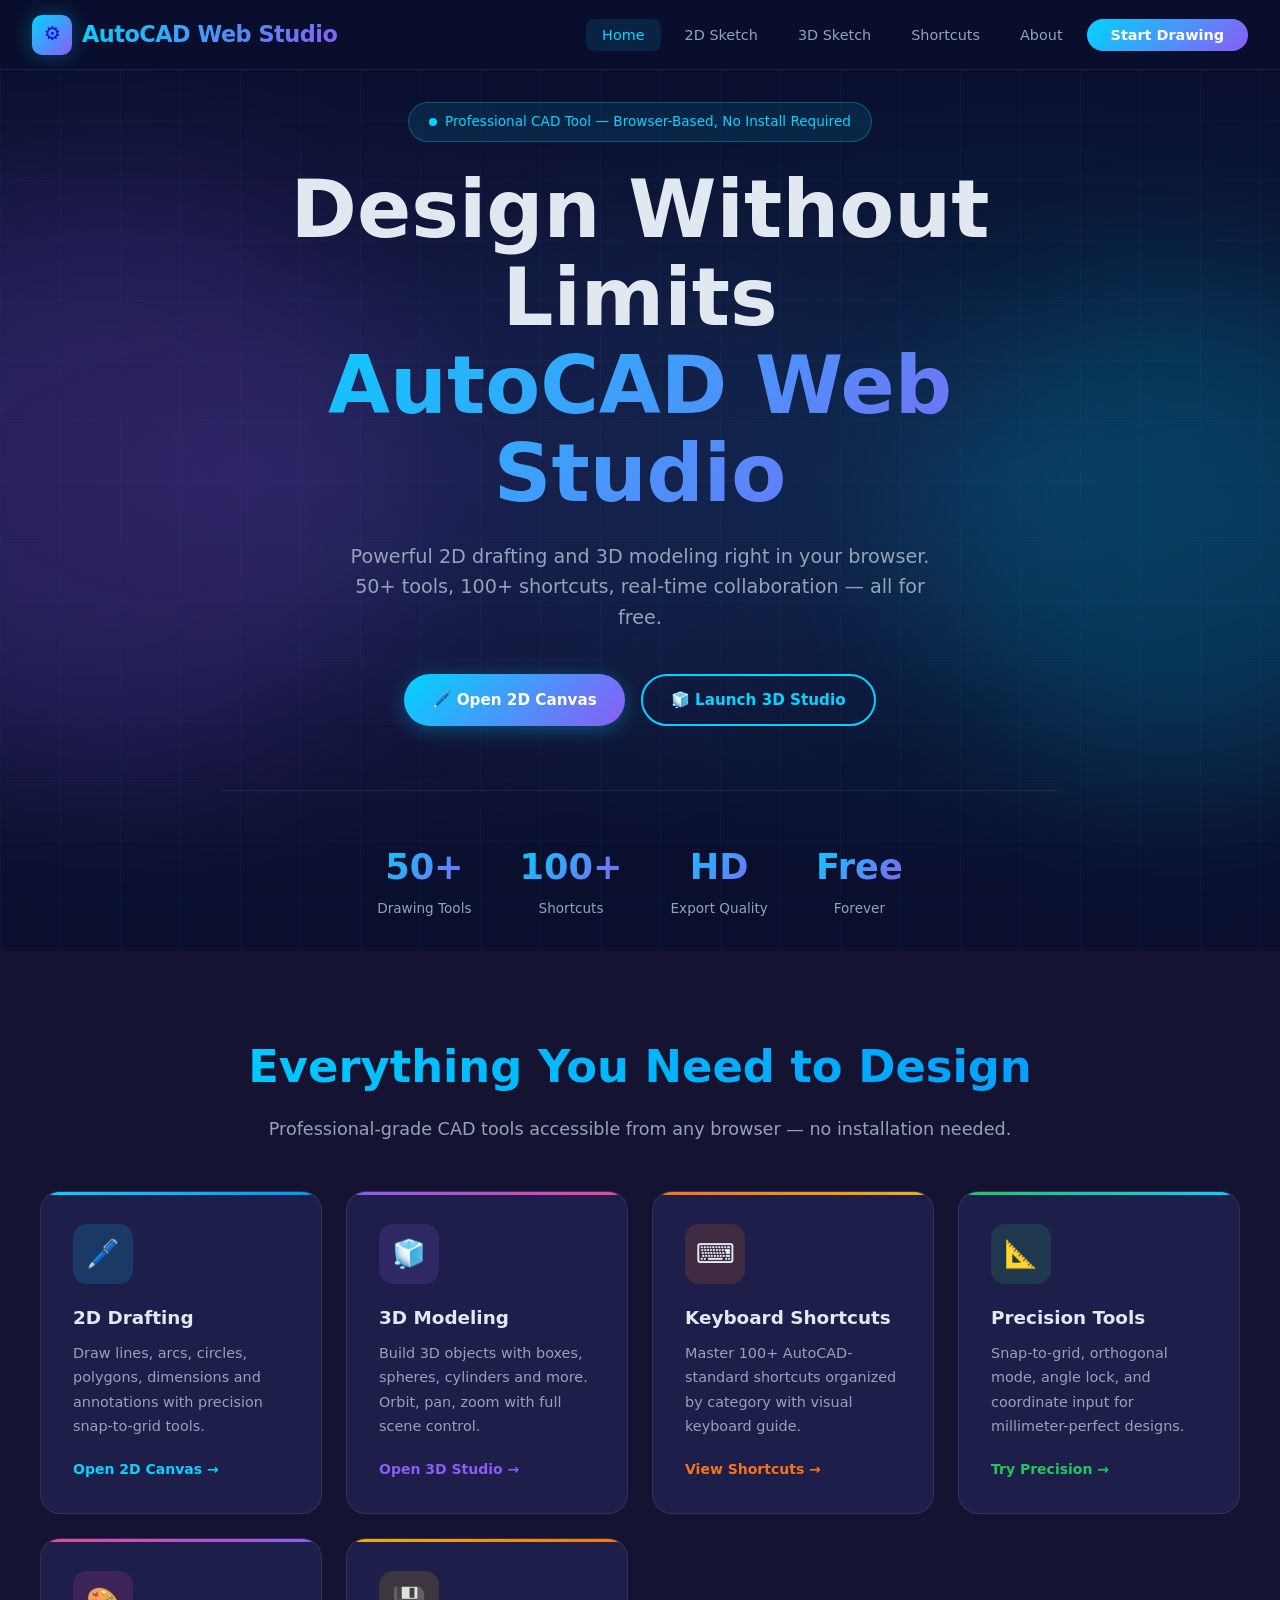
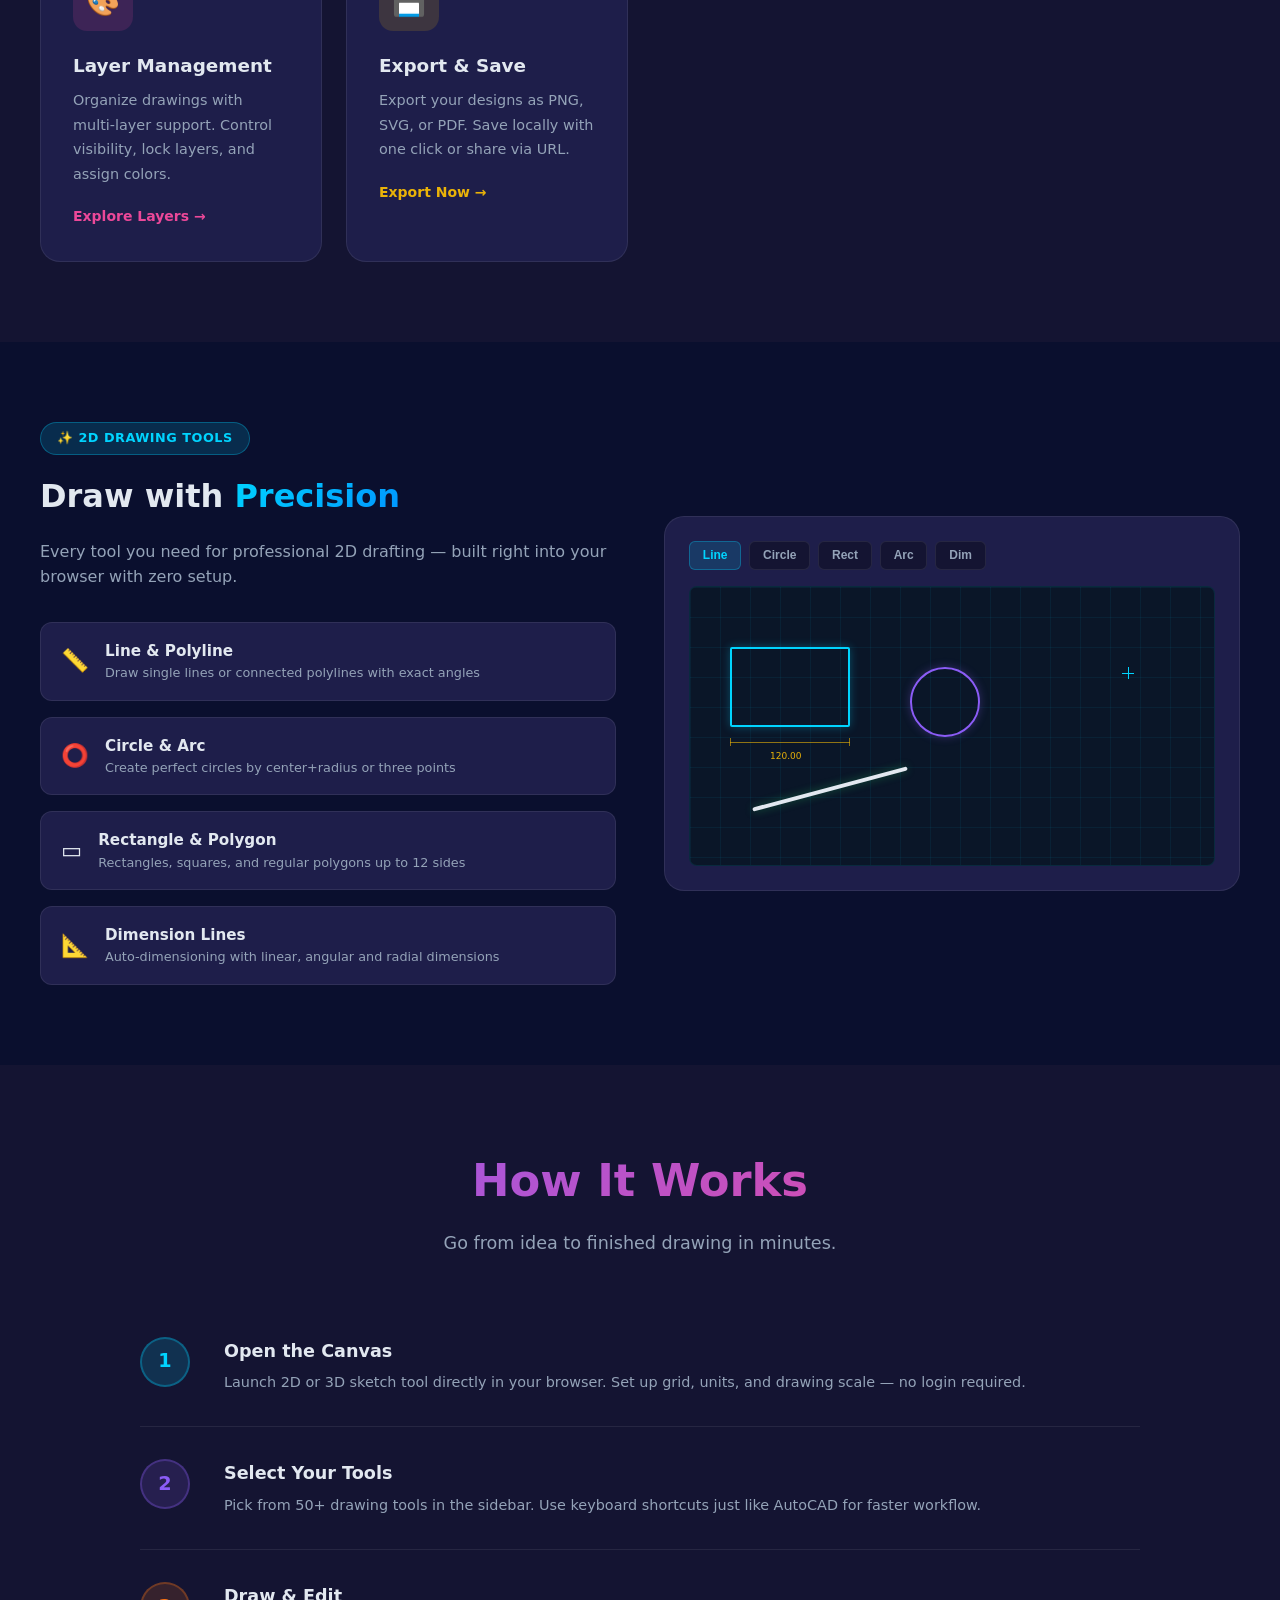
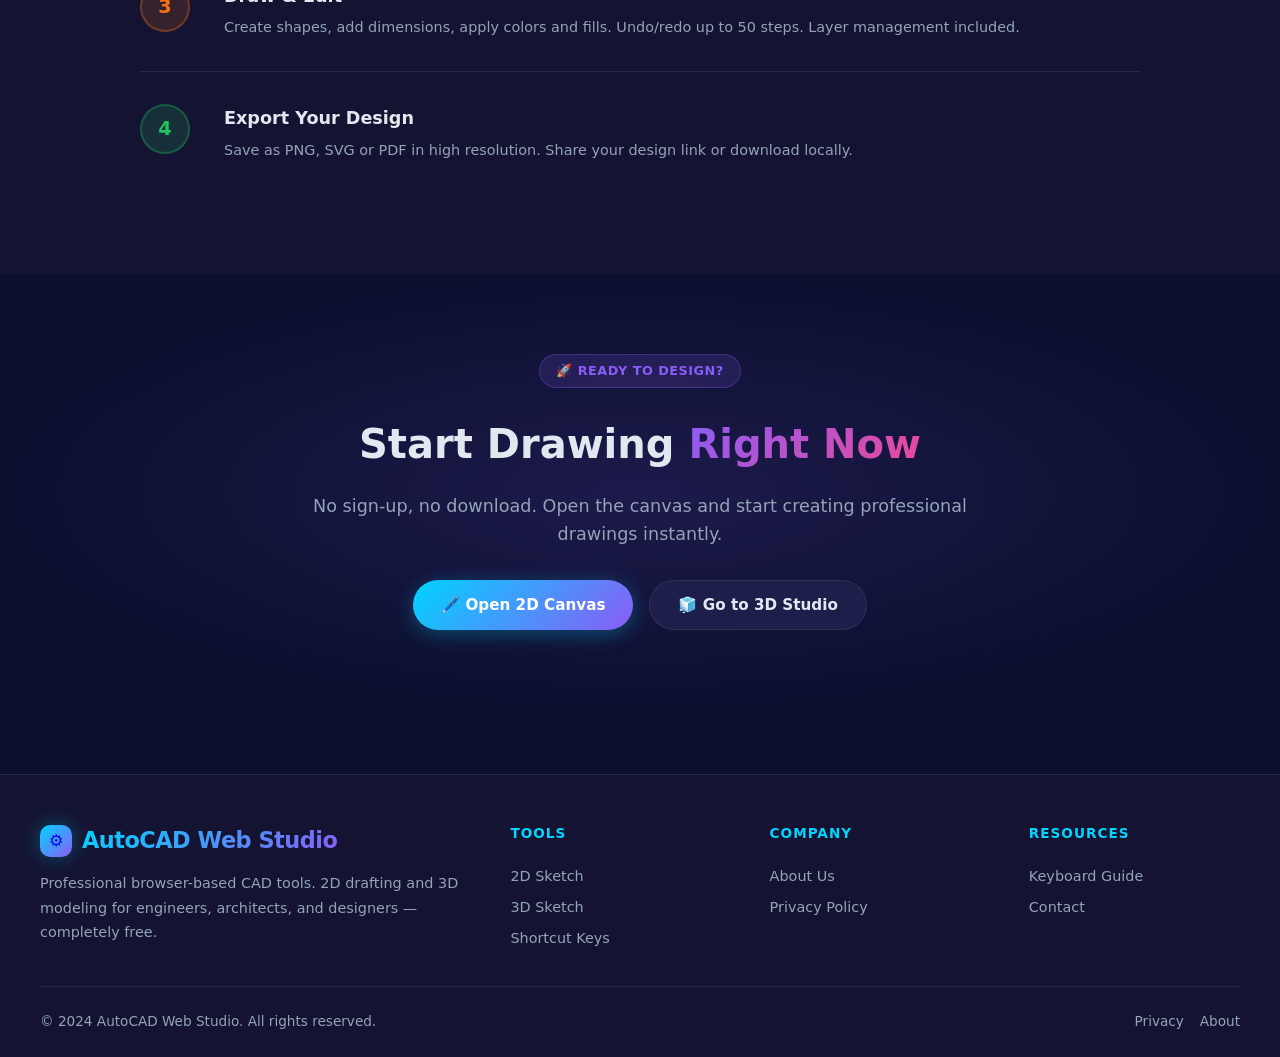
<file: index.html>
<!DOCTYPE html>
<html lang="en">
<head>
<meta charset="UTF-8">
<meta name="viewport" content="width=device-width, initial-scale=1.0">
<title>AutoCAD Web Studio — Professional Design Platform</title>
<link rel="stylesheet" href="styles.css">
<style>
/* ===== HERO ===== */
.hero {
  min-height: 100vh;
  display: flex;
  align-items: center;
  justify-content: center;
  position: relative;
  overflow: hidden;
  background: radial-gradient(ellipse at 20% 50%, rgba(139,92,246,0.15) 0%, transparent 60%),
              radial-gradient(ellipse at 80% 50%, rgba(0,212,255,0.12) 0%, transparent 60%),
              var(--bg-primary);
}
.hero-content {
  text-align: center;
  z-index: 2;
  max-width: 900px;
  padding: 2rem;
}
.hero-badge {
  display: inline-flex;
  align-items: center;
  gap: 8px;
  background: rgba(0,212,255,0.1);
  border: 1px solid rgba(0,212,255,0.3);
  border-radius: 50px;
  padding: 0.5rem 1.25rem;
  font-size: 0.85rem;
  color: var(--cyan);
  margin-bottom: 1.5rem;
  animation: fadeInUp 0.6s ease;
}
.hero-badge .dot { width: 8px; height: 8px; background: var(--cyan); border-radius: 50%; animation: pulse-glow 2s infinite; }
.hero-title {
  font-size: clamp(2.5rem, 7vw, 5rem);
  font-weight: 900;
  line-height: 1.1;
  margin-bottom: 1.5rem;
  animation: fadeInUp 0.6s 0.1s ease both;
}
.hero-title .line1 { display: block; color: var(--text); }
.hero-title .line2 {
  display: block;
  background: linear-gradient(135deg, var(--cyan) 0%, var(--purple) 50%, var(--pink) 100%);
  background-size: 200% 200%;
  -webkit-background-clip: text;
  -webkit-text-fill-color: transparent;
  animation: gradient-shift 4s ease infinite, fadeInUp 0.6s 0.1s ease both;
}
.hero-desc {
  font-size: 1.2rem;
  color: var(--text-muted);
  max-width: 600px;
  margin: 0 auto 2.5rem;
  animation: fadeInUp 0.6s 0.2s ease both;
}
.hero-actions {
  display: flex;
  gap: 1rem;
  justify-content: center;
  flex-wrap: wrap;
  animation: fadeInUp 0.6s 0.3s ease both;
}
.hero-stats {
  display: flex;
  gap: 3rem;
  justify-content: center;
  margin-top: 4rem;
  padding-top: 3rem;
  border-top: 1px solid var(--border);
  animation: fadeInUp 0.6s 0.4s ease both;
}
.stat-item { text-align: center; }
.stat-number {
  font-size: 2.2rem;
  font-weight: 900;
  background: linear-gradient(135deg, var(--cyan), var(--purple));
  -webkit-background-clip: text; -webkit-text-fill-color: transparent;
}
.stat-label { font-size: 0.85rem; color: var(--text-muted); margin-top: 2px; }

/* Grid bg */
.hero-grid {
  position: absolute;
  inset: 0;
  background-image:
    linear-gradient(rgba(0,212,255,0.04) 1px, transparent 1px),
    linear-gradient(90deg, rgba(0,212,255,0.04) 1px, transparent 1px);
  background-size: 60px 60px;
  pointer-events: none;
}

/* ===== FEATURE CARDS ===== */
.features-section { background: var(--bg-secondary); padding: 5rem 2rem; }
.features-inner { max-width: 1200px; margin: 0 auto; }
.feature-card {
  background: var(--bg-card);
  border: 1px solid var(--border);
  border-radius: var(--radius-lg);
  padding: 2rem;
  transition: all 0.3s;
  position: relative;
  overflow: hidden;
}
.feature-card::before {
  content: '';
  position: absolute;
  top: 0; left: 0; right: 0;
  height: 3px;
  border-radius: var(--radius-lg) var(--radius-lg) 0 0;
}
.feature-card.cyan::before { background: linear-gradient(90deg, var(--cyan), #0095ff); }
.feature-card.purple::before { background: linear-gradient(90deg, var(--purple), var(--pink)); }
.feature-card.orange::before { background: linear-gradient(90deg, var(--orange), var(--yellow)); }
.feature-card.green::before { background: linear-gradient(90deg, var(--green), var(--cyan)); }
.feature-card.pink::before { background: linear-gradient(90deg, var(--pink), var(--purple)); }
.feature-card.yellow::before { background: linear-gradient(90deg, var(--yellow), var(--orange)); }

.feature-card:hover {
  transform: translateY(-6px);
  box-shadow: 0 20px 50px rgba(0,0,0,0.4);
}
.feature-icon {
  width: 60px; height: 60px;
  border-radius: 14px;
  display: flex; align-items: center; justify-content: center;
  font-size: 1.7rem;
  margin-bottom: 1.2rem;
}
.icon-cyan { background: rgba(0,212,255,0.15); }
.icon-purple { background: rgba(139,92,246,0.15); }
.icon-orange { background: rgba(249,115,22,0.15); }
.icon-green { background: rgba(34,197,94,0.15); }
.icon-pink { background: rgba(236,72,153,0.15); }
.icon-yellow { background: rgba(234,179,8,0.15); }

.feature-card h3 { font-size: 1.15rem; font-weight: 700; margin-bottom: 0.5rem; }
.feature-card p { font-size: 0.9rem; color: var(--text-muted); line-height: 1.7; }
.feature-link {
  display: inline-flex;
  align-items: center;
  gap: 6px;
  margin-top: 1.2rem;
  font-size: 0.875rem;
  font-weight: 600;
  text-decoration: none;
  transition: gap 0.2s;
}
.feature-link:hover { gap: 10px; }
.feature-link.cyan { color: var(--cyan); }
.feature-link.purple { color: var(--purple); }
.feature-link.orange { color: var(--orange); }
.feature-link.green { color: var(--green); }
.feature-link.pink { color: var(--pink); }
.feature-link.yellow { color: var(--yellow); }

/* ===== TOOLS SHOWCASE ===== */
.tools-section { padding: 5rem 2rem; }
.tools-inner { max-width: 1200px; margin: 0 auto; }
.tools-grid {
  display: grid;
  grid-template-columns: 1fr 1fr;
  gap: 3rem;
  align-items: center;
}
.tools-preview {
  background: var(--bg-card);
  border: 1px solid var(--border);
  border-radius: var(--radius-lg);
  padding: 1.5rem;
  position: relative;
  overflow: hidden;
}
.preview-toolbar {
  display: flex;
  gap: 0.5rem;
  margin-bottom: 1rem;
}
.toolbar-btn {
  padding: 0.4rem 0.8rem;
  border-radius: 6px;
  font-size: 0.75rem;
  font-weight: 600;
  cursor: pointer;
  border: 1px solid var(--border);
  background: var(--bg-secondary);
  color: var(--text-muted);
  transition: all 0.2s;
}
.toolbar-btn.active, .toolbar-btn:hover { background: rgba(0,212,255,0.15); color: var(--cyan); border-color: rgba(0,212,255,0.3); }
.preview-canvas {
  background: #0a1628;
  border-radius: 8px;
  height: 280px;
  position: relative;
  overflow: hidden;
  border: 1px solid rgba(0,212,255,0.1);
}
.canvas-grid {
  position: absolute; inset: 0;
  background-image:
    linear-gradient(rgba(0,212,255,0.06) 1px, transparent 1px),
    linear-gradient(90deg, rgba(0,212,255,0.06) 1px, transparent 1px);
  background-size: 30px 30px;
}
.canvas-shape {
  position: absolute;
  border: 2px solid;
  border-radius: 2px;
}
.shape-rect { width: 120px; height: 80px; top: 60px; left: 40px; border-color: var(--cyan); box-shadow: 0 0 10px rgba(0,212,255,0.3); }
.shape-circle { width: 70px; height: 70px; border-radius: 50%; top: 80px; left: 220px; border-color: var(--purple); box-shadow: 0 0 10px rgba(139,92,246,0.3); }
.shape-triangle {
  width: 0; height: 0;
  border: none;
  border-left: 50px solid transparent;
  border-right: 50px solid transparent;
  border-bottom: 86px solid rgba(249,115,22,0.4);
  top: 140px; left: 120px;
  box-shadow: none;
}
.shape-line { width: 160px; height: 2px; background: var(--green); top: 200px; left: 60px; box-shadow: 0 0 8px rgba(34,197,94,0.4); transform: rotate(-15deg); }
.dimension-line {
  position: absolute;
  width: 120px; height: 1px;
  background: rgba(234,179,8,0.6);
  top: 155px; left: 40px;
}
.dimension-line::before, .dimension-line::after {
  content: ''; position: absolute;
  width: 1px; height: 8px;
  background: rgba(234,179,8,0.6);
  top: -4px;
}
.dimension-line::before { left: 0; }
.dimension-line::after { right: 0; }
.dim-label {
  position: absolute;
  font-size: 9px;
  color: var(--yellow);
  top: 162px; left: 80px;
}
.cursor-dot {
  position: absolute;
  width: 12px; height: 12px;
  top: 80px; right: 80px;
  pointer-events: none;
}
.cursor-dot::before, .cursor-dot::after {
  content: '';
  position: absolute;
  background: var(--cyan);
}
.cursor-dot::before { width: 12px; height: 1px; top: 6px; left: 0; }
.cursor-dot::after { width: 1px; height: 12px; top: 0; left: 6px; }

.tools-list { list-style: none; display: flex; flex-direction: column; gap: 1rem; }
.tools-list li {
  display: flex;
  align-items: center;
  gap: 1rem;
  padding: 1rem 1.25rem;
  background: var(--bg-card);
  border: 1px solid var(--border);
  border-radius: var(--radius);
  transition: all 0.2s;
}
.tools-list li:hover { border-color: rgba(0,212,255,0.3); background: var(--bg-card-hover); }
.tool-icon-sm { font-size: 1.4rem; }
.tool-info h4 { font-size: 0.95rem; font-weight: 600; }
.tool-info p { font-size: 0.8rem; color: var(--text-muted); }

/* ===== WORKFLOW ===== */
.workflow-section { background: var(--bg-secondary); padding: 5rem 2rem; }
.workflow-inner { max-width: 1000px; margin: 0 auto; }
.workflow-steps { display: flex; flex-direction: column; gap: 0; }
.workflow-step {
  display: grid;
  grid-template-columns: 60px 1fr;
  gap: 1.5rem;
  padding: 2rem 0;
  border-bottom: 1px solid var(--border);
}
.workflow-step:last-child { border-bottom: none; }
.step-number {
  width: 50px; height: 50px;
  border-radius: 50%;
  display: flex; align-items: center; justify-content: center;
  font-size: 1.2rem;
  font-weight: 900;
  flex-shrink: 0;
}
.step-1 { background: rgba(0,212,255,0.15); color: var(--cyan); border: 2px solid rgba(0,212,255,0.3); }
.step-2 { background: rgba(139,92,246,0.15); color: var(--purple); border: 2px solid rgba(139,92,246,0.3); }
.step-3 { background: rgba(249,115,22,0.15); color: var(--orange); border: 2px solid rgba(249,115,22,0.3); }
.step-4 { background: rgba(34,197,94,0.15); color: var(--green); border: 2px solid rgba(34,197,94,0.3); }
.step-content h3 { font-size: 1.1rem; font-weight: 700; margin-bottom: 0.4rem; }
.step-content p { color: var(--text-muted); font-size: 0.9rem; }

/* ===== CTA ===== */
.cta-section {
  padding: 5rem 2rem;
  text-align: center;
  position: relative;
  overflow: hidden;
}
.cta-bg {
  position: absolute; inset: 0;
  background: radial-gradient(ellipse at center, rgba(139,92,246,0.15) 0%, transparent 70%);
}
.cta-inner { position: relative; z-index: 1; max-width: 700px; margin: 0 auto; }
.cta-inner h2 { font-size: clamp(1.8rem, 4vw, 2.5rem); font-weight: 800; margin-bottom: 1rem; }
.cta-inner p { color: var(--text-muted); font-size: 1.1rem; margin-bottom: 2rem; }
.cta-actions { display: flex; gap: 1rem; justify-content: center; flex-wrap: wrap; }

@media (max-width: 768px) {
  .tools-grid { grid-template-columns: 1fr; }
  .hero-stats { gap: 1.5rem; }
  .stat-number { font-size: 1.6rem; }
  .workflow-step { grid-template-columns: 50px 1fr; }
}
</style>
</head>
<body>

<!-- NAVBAR -->
<nav class="navbar">
  <a href="index.html" class="nav-logo">
    <div class="logo-icon">⚙️</div>
    <span>AutoCAD Web Studio</span>
  </a>
  <ul class="nav-links">
    <li><a href="index.html" class="active">Home</a></li>
    <li><a href="sketch2d.html">2D Sketch</a></li>
    <li><a href="sketch3d.html">3D Sketch</a></li>
    <li><a href="shortcuts.html">Shortcuts</a></li>
    <li><a href="about.html">About</a></li>
    <li><a href="sketch2d.html" class="nav-cta">Start Drawing</a></li>
  </ul>
</nav>

<!-- HERO -->
<section class="hero page-content">
  <div class="hero-grid"></div>
  <div class="glow-orb" style="width:600px;height:600px;left:-200px;top:50%;transform:translateY(-50%);background:var(--purple);"></div>
  <div class="glow-orb" style="width:500px;height:500px;right:-150px;top:30%;background:var(--cyan);"></div>

  <div class="hero-content">
    <div class="hero-badge">
      <span class="dot"></span>
      Professional CAD Tool — Browser-Based, No Install Required
    </div>
    <h1 class="hero-title">
      <span class="line1">Design Without Limits</span>
      <span class="line2">AutoCAD Web Studio</span>
    </h1>
    <p class="hero-desc">
      Powerful 2D drafting and 3D modeling right in your browser. 50+ tools, 100+ shortcuts, real-time collaboration — all for free.
    </p>
    <div class="hero-actions">
      <a href="sketch2d.html" class="btn btn-primary">🖊️ Open 2D Canvas</a>
      <a href="sketch3d.html" class="btn btn-outline">🧊 Launch 3D Studio</a>
    </div>
    <div class="hero-stats">
      <div class="stat-item">
        <div class="stat-number">50+</div>
        <div class="stat-label">Drawing Tools</div>
      </div>
      <div class="stat-item">
        <div class="stat-number">100+</div>
        <div class="stat-label">Shortcuts</div>
      </div>
      <div class="stat-item">
        <div class="stat-number">HD</div>
        <div class="stat-label">Export Quality</div>
      </div>
      <div class="stat-item">
        <div class="stat-number">Free</div>
        <div class="stat-label">Forever</div>
      </div>
    </div>
  </div>
</section>

<!-- FEATURES -->
<section class="features-section">
  <div class="features-inner">
    <div class="section-title gradient-cyan">Everything You Need to Design</div>
    <p class="section-subtitle">Professional-grade CAD tools accessible from any browser — no installation needed.</p>
    <div class="grid-3" style="margin-top:2.5rem;">

      <div class="feature-card cyan">
        <div class="feature-icon icon-cyan">🖊️</div>
        <h3>2D Drafting</h3>
        <p>Draw lines, arcs, circles, polygons, dimensions and annotations with precision snap-to-grid tools.</p>
        <a href="sketch2d.html" class="feature-link cyan">Open 2D Canvas →</a>
      </div>

      <div class="feature-card purple">
        <div class="feature-icon icon-purple">🧊</div>
        <h3>3D Modeling</h3>
        <p>Build 3D objects with boxes, spheres, cylinders and more. Orbit, pan, zoom with full scene control.</p>
        <a href="sketch3d.html" class="feature-link purple">Open 3D Studio →</a>
      </div>

      <div class="feature-card orange">
        <div class="feature-icon icon-orange">⌨️</div>
        <h3>Keyboard Shortcuts</h3>
        <p>Master 100+ AutoCAD-standard shortcuts organized by category with visual keyboard guide.</p>
        <a href="shortcuts.html" class="feature-link orange">View Shortcuts →</a>
      </div>

      <div class="feature-card green">
        <div class="feature-icon icon-green">📐</div>
        <h3>Precision Tools</h3>
        <p>Snap-to-grid, orthogonal mode, angle lock, and coordinate input for millimeter-perfect designs.</p>
        <a href="sketch2d.html" class="feature-link green">Try Precision →</a>
      </div>

      <div class="feature-card pink">
        <div class="feature-icon icon-pink">🎨</div>
        <h3>Layer Management</h3>
        <p>Organize drawings with multi-layer support. Control visibility, lock layers, and assign colors.</p>
        <a href="sketch2d.html" class="feature-link pink">Explore Layers →</a>
      </div>

      <div class="feature-card yellow">
        <div class="feature-icon icon-yellow">💾</div>
        <h3>Export & Save</h3>
        <p>Export your designs as PNG, SVG, or PDF. Save locally with one click or share via URL.</p>
        <a href="sketch2d.html" class="feature-link yellow">Export Now →</a>
      </div>

    </div>
  </div>
</section>

<!-- TOOLS SHOWCASE -->
<section class="tools-section">
  <div class="tools-inner">
    <div class="tools-grid">
      <div>
        <div class="badge badge-cyan" style="margin-bottom:1rem;">✨ 2D Drawing Tools</div>
        <h2 style="font-size:2rem;font-weight:800;margin-bottom:1rem;">Draw with <span class="gradient-cyan">Precision</span></h2>
        <p style="color:var(--text-muted);margin-bottom:2rem;">Every tool you need for professional 2D drafting — built right into your browser with zero setup.</p>
        <ul class="tools-list">
          <li><span class="tool-icon-sm">📏</span><div class="tool-info"><h4>Line & Polyline</h4><p>Draw single lines or connected polylines with exact angles</p></div></li>
          <li><span class="tool-icon-sm">⭕</span><div class="tool-info"><h4>Circle & Arc</h4><p>Create perfect circles by center+radius or three points</p></div></li>
          <li><span class="tool-icon-sm">▭</span><div class="tool-info"><h4>Rectangle & Polygon</h4><p>Rectangles, squares, and regular polygons up to 12 sides</p></div></li>
          <li><span class="tool-icon-sm">📐</span><div class="tool-info"><h4>Dimension Lines</h4><p>Auto-dimensioning with linear, angular and radial dimensions</p></div></li>
        </ul>
      </div>
      <div>
        <div class="tools-preview">
          <div class="preview-toolbar">
            <button class="toolbar-btn active">Line</button>
            <button class="toolbar-btn">Circle</button>
            <button class="toolbar-btn">Rect</button>
            <button class="toolbar-btn">Arc</button>
            <button class="toolbar-btn">Dim</button>
          </div>
          <div class="preview-canvas">
            <div class="canvas-grid"></div>
            <div class="canvas-shape shape-rect"></div>
            <div class="canvas-shape shape-circle"></div>
            <div class="canvas-shape shape-line"></div>
            <div class="dimension-line"></div>
            <div class="dim-label">120.00</div>
            <div class="cursor-dot"></div>
          </div>
        </div>
      </div>
    </div>
  </div>
</section>

<!-- WORKFLOW -->
<section class="workflow-section">
  <div class="workflow-inner">
    <div class="section-title gradient-purple">How It Works</div>
    <p class="section-subtitle">Go from idea to finished drawing in minutes.</p>
    <div class="workflow-steps">
      <div class="workflow-step">
        <div class="step-number step-1">1</div>
        <div class="step-content">
          <h3>Open the Canvas</h3>
          <p>Launch 2D or 3D sketch tool directly in your browser. Set up grid, units, and drawing scale — no login required.</p>
        </div>
      </div>
      <div class="workflow-step">
        <div class="step-number step-2">2</div>
        <div class="step-content">
          <h3>Select Your Tools</h3>
          <p>Pick from 50+ drawing tools in the sidebar. Use keyboard shortcuts just like AutoCAD for faster workflow.</p>
        </div>
      </div>
      <div class="workflow-step">
        <div class="step-number step-3">3</div>
        <div class="step-content">
          <h3>Draw & Edit</h3>
          <p>Create shapes, add dimensions, apply colors and fills. Undo/redo up to 50 steps. Layer management included.</p>
        </div>
      </div>
      <div class="workflow-step">
        <div class="step-number step-4">4</div>
        <div class="step-content">
          <h3>Export Your Design</h3>
          <p>Save as PNG, SVG or PDF in high resolution. Share your design link or download locally.</p>
        </div>
      </div>
    </div>
  </div>
</section>

<!-- CTA -->
<section class="cta-section">
  <div class="cta-bg"></div>
  <div class="cta-inner">
    <div class="badge badge-purple" style="margin-bottom:1.5rem;">🚀 Ready to Design?</div>
    <h2>Start Drawing <span class="gradient-purple">Right Now</span></h2>
    <p>No sign-up, no download. Open the canvas and start creating professional drawings instantly.</p>
    <div class="cta-actions">
      <a href="sketch2d.html" class="btn btn-primary">🖊️ Open 2D Canvas</a>
      <a href="sketch3d.html" class="btn btn-secondary">🧊 Go to 3D Studio</a>
    </div>
  </div>
</section>

<!-- FOOTER -->
<footer>
  <div class="footer-grid">
    <div class="footer-brand">
      <a href="index.html" class="nav-logo" style="display:inline-flex;">
        <div class="logo-icon" style="width:32px;height:32px;font-size:1rem;">⚙️</div>
        <span>AutoCAD Web Studio</span>
      </a>
      <p>Professional browser-based CAD tools. 2D drafting and 3D modeling for engineers, architects, and designers — completely free.</p>
    </div>
    <div class="footer-col">
      <h4>Tools</h4>
      <a href="sketch2d.html">2D Sketch</a>
      <a href="sketch3d.html">3D Sketch</a>
      <a href="shortcuts.html">Shortcut Keys</a>
    </div>
    <div class="footer-col">
      <h4>Company</h4>
      <a href="about.html">About Us</a>
      <a href="privacy.html">Privacy Policy</a>
    </div>
    <div class="footer-col">
      <h4>Resources</h4>
      <a href="shortcuts.html">Keyboard Guide</a>
      <a href="about.html#contact">Contact</a>
    </div>
  </div>
  <div class="footer-bottom">
    <span>© 2024 AutoCAD Web Studio. All rights reserved.</span>
    <span style="display:flex;gap:1rem;">
      <a href="privacy.html" style="color:var(--text-muted);text-decoration:none;">Privacy</a>
      <a href="about.html" style="color:var(--text-muted);text-decoration:none;">About</a>
    </span>
  </div>
</footer>

</body>
</html>
</file>
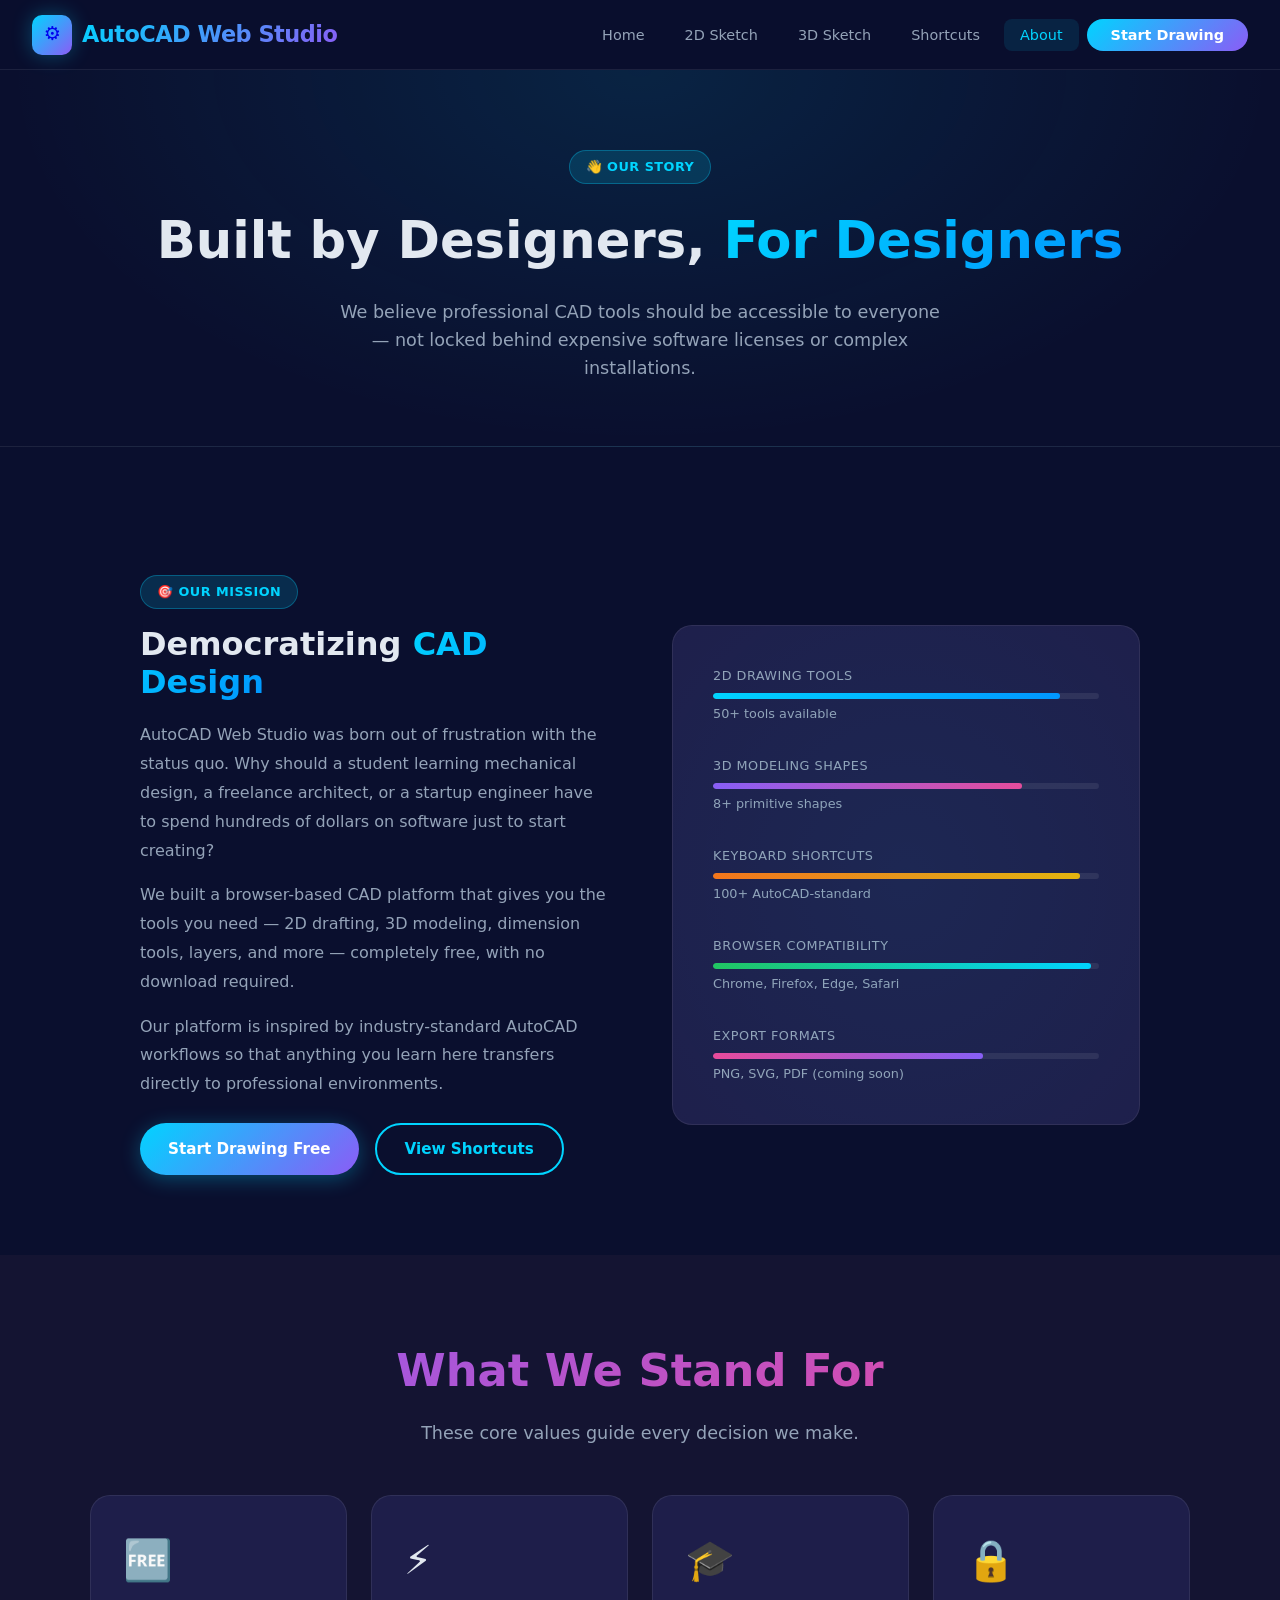
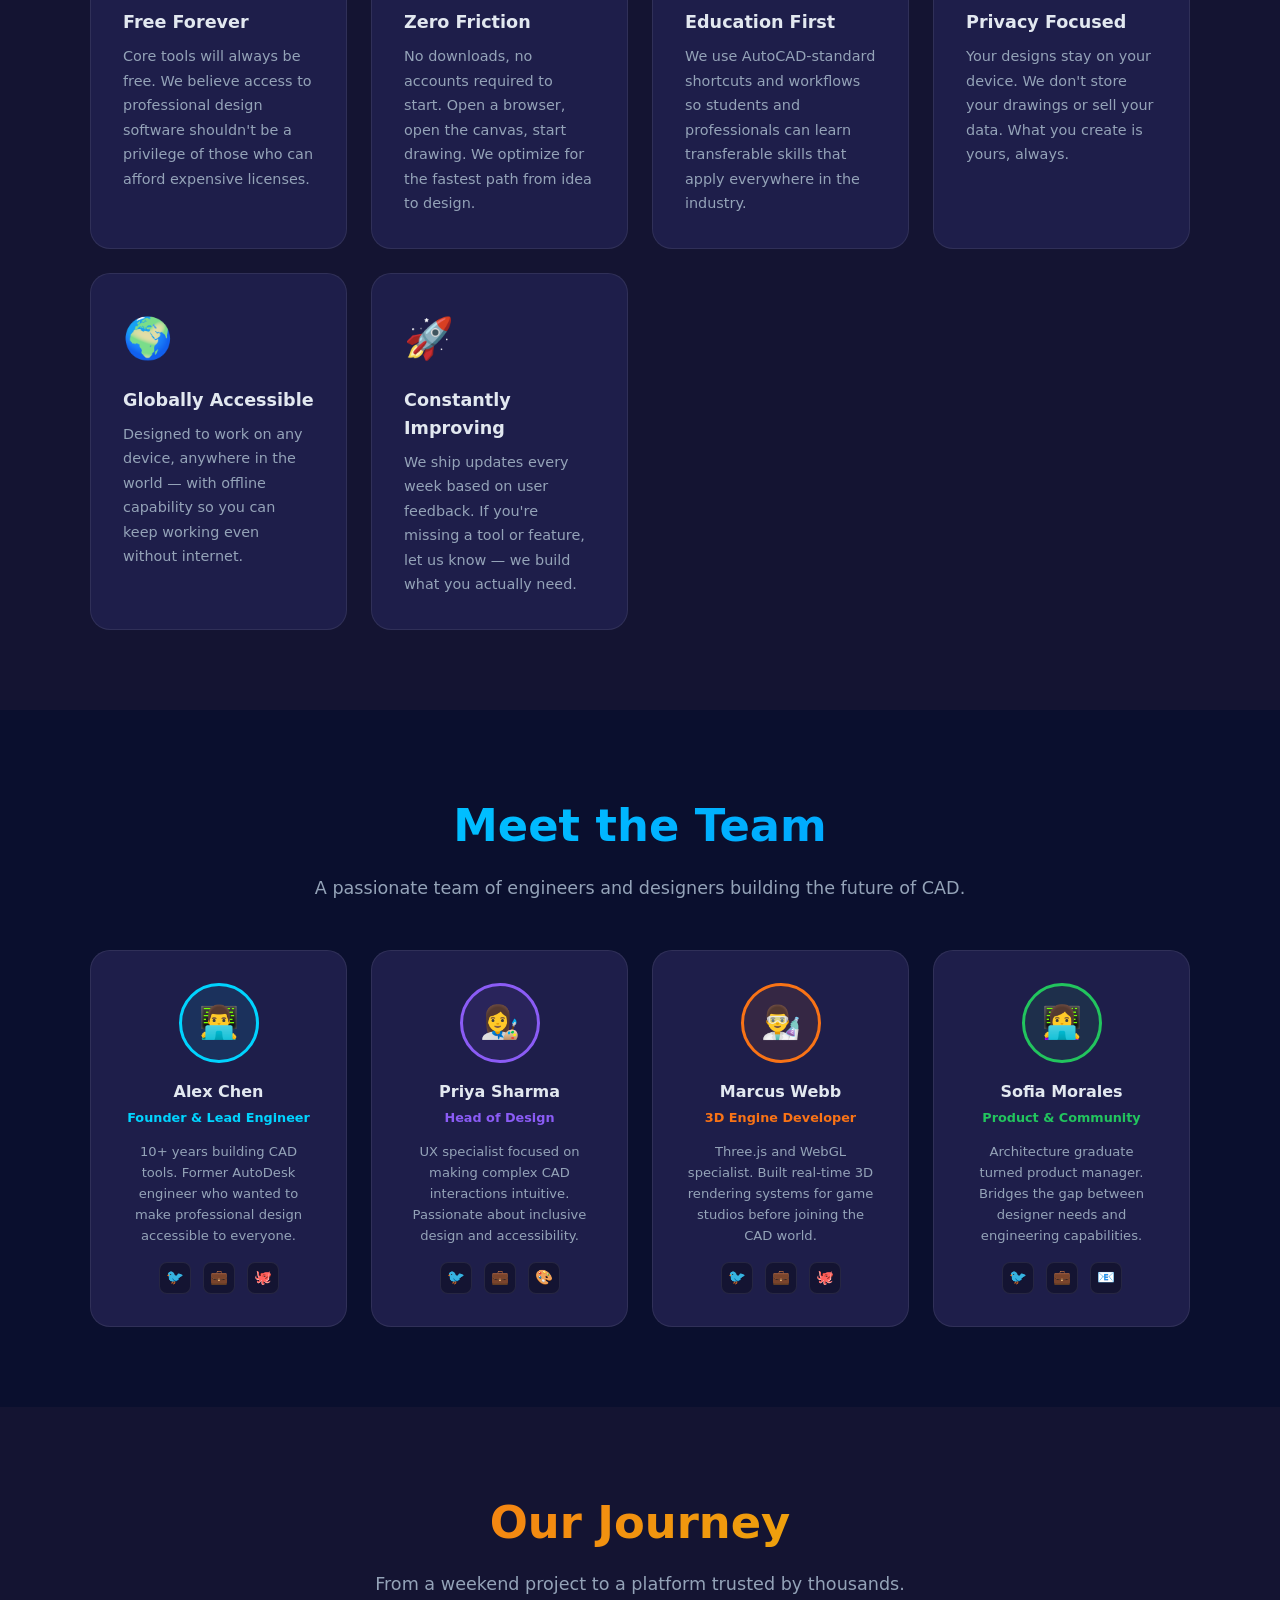
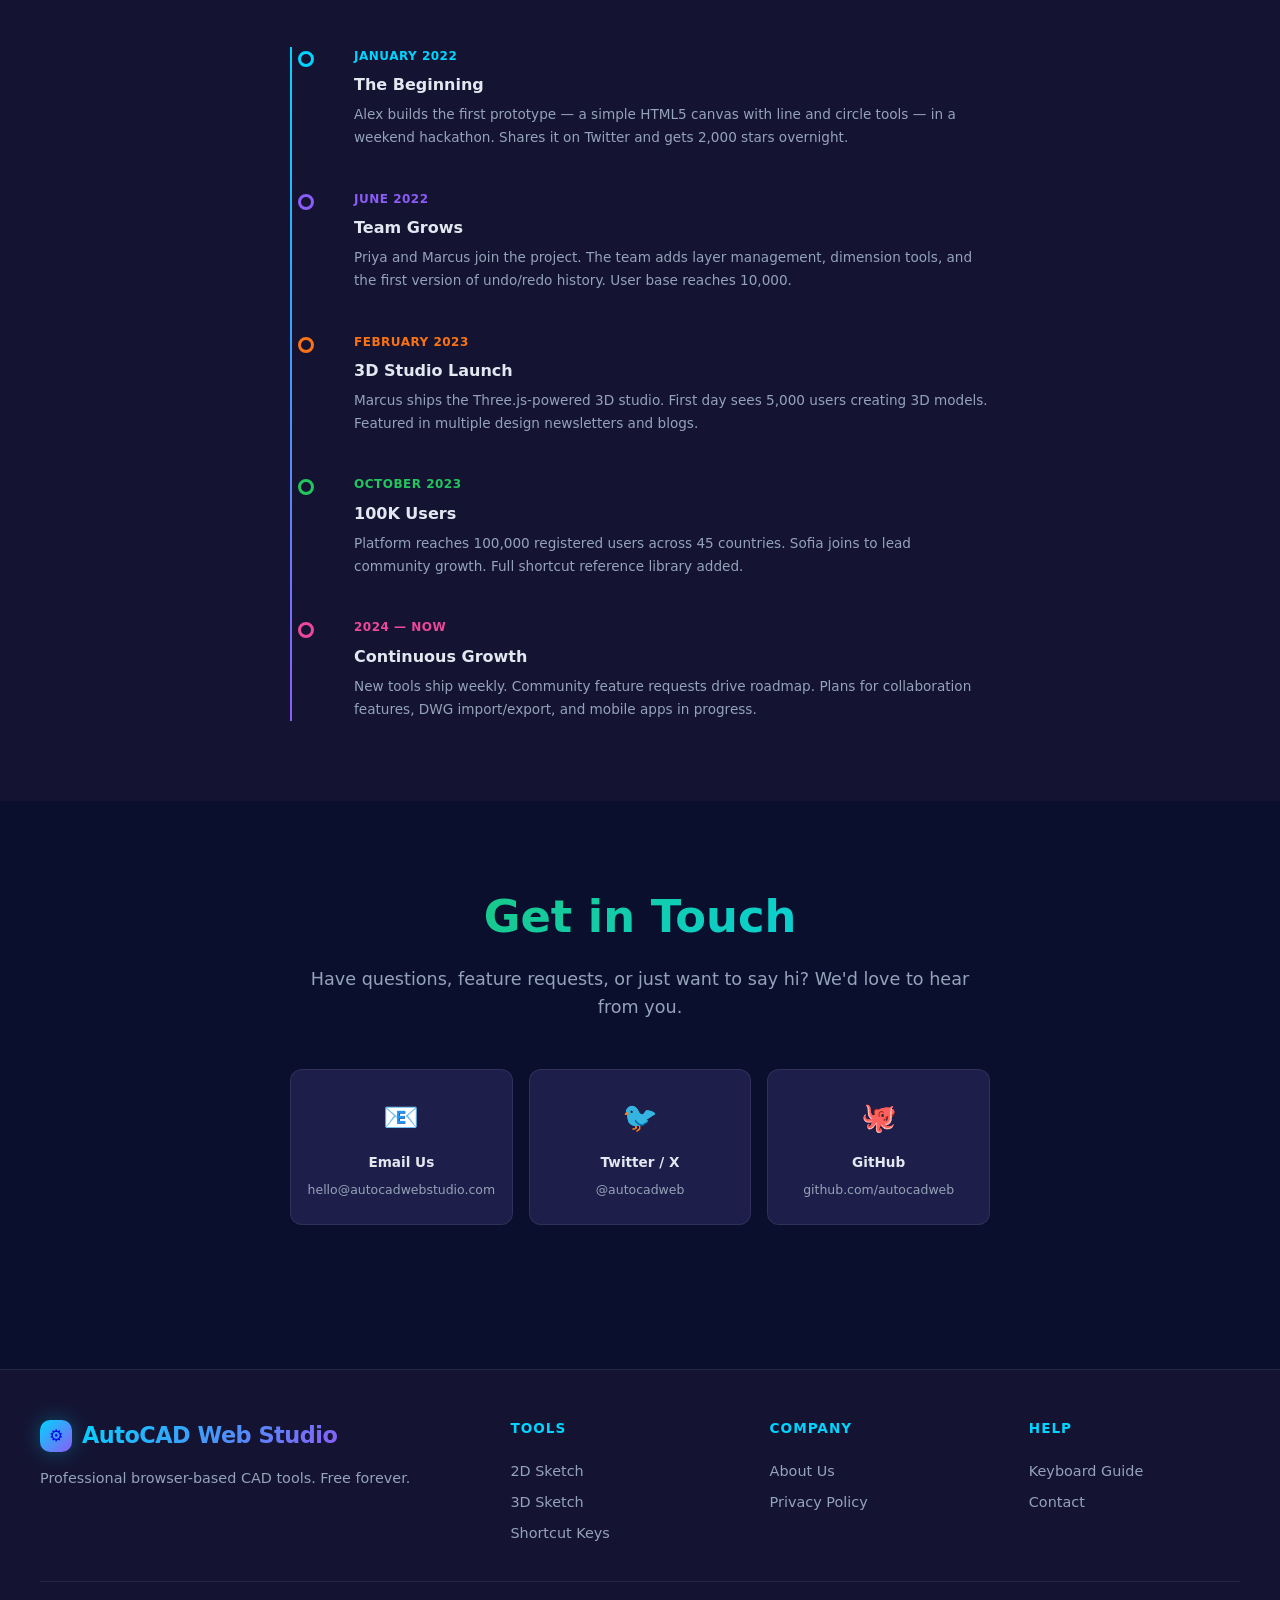
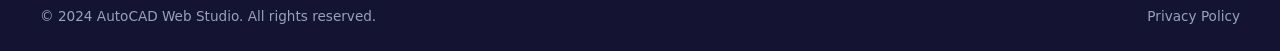
<file: about.html>
<!DOCTYPE html>
<html lang="en">
<head>
<meta charset="UTF-8">
<meta name="viewport" content="width=device-width, initial-scale=1.0">
<title>About Us — AutoCAD Web Studio</title>
<link rel="stylesheet" href="styles.css">
<style>
/* HERO */
.about-hero {
  padding: 5rem 2rem 4rem;
  text-align: center;
  position: relative;
  overflow: hidden;
  background: radial-gradient(ellipse at 50% 0%, rgba(0,212,255,0.1) 0%, transparent 70%);
  border-bottom: 1px solid var(--border);
}
.about-hero h1 { font-size: clamp(2rem, 5vw, 3.2rem); font-weight: 900; margin-bottom: 1rem; }
.about-hero p { color: var(--text-muted); font-size: 1.1rem; max-width: 620px; margin: 0 auto; }

/* MISSION */
.mission-section { padding: 5rem 2rem; }
.mission-inner { max-width: 1000px; margin: 0 auto; }
.mission-grid { display: grid; grid-template-columns: 1fr 1fr; gap: 4rem; align-items: center; margin-top: 3rem; }
.mission-text h2 { font-size: 2rem; font-weight: 800; margin-bottom: 1.25rem; line-height: 1.2; }
.mission-text p { color: var(--text-muted); line-height: 1.8; margin-bottom: 1rem; }
.mission-visual {
  background: var(--bg-card);
  border: 1px solid var(--border);
  border-radius: var(--radius-lg);
  padding: 2.5rem;
  position: relative;
  overflow: hidden;
}
.mission-visual::before {
  content: '';
  position: absolute;
  top: -50%; left: -50%;
  width: 200%; height: 200%;
  background: radial-gradient(ellipse at center, rgba(0,212,255,0.05) 0%, transparent 60%);
  pointer-events: none;
}
.mission-stat { margin-bottom: 2rem; }
.mission-stat:last-child { margin-bottom: 0; }
.mission-stat-label { font-size: 0.8rem; color: var(--text-muted); text-transform: uppercase; letter-spacing: 0.5px; margin-bottom: 0.4rem; }
.mission-bar { height: 6px; background: rgba(255,255,255,0.08); border-radius: 3px; overflow: hidden; margin-bottom: 0.3rem; }
.mission-bar-fill { height: 100%; border-radius: 3px; }
.mission-stat-val { font-size: 0.8rem; color: var(--text-muted); }

/* VALUES */
.values-section { background: var(--bg-secondary); padding: 5rem 2rem; }
.values-inner { max-width: 1100px; margin: 0 auto; }
.value-card {
  background: var(--bg-card);
  border: 1px solid var(--border);
  border-radius: var(--radius-lg);
  padding: 2rem;
  transition: all 0.3s;
}
.value-card:hover { transform: translateY(-5px); box-shadow: 0 20px 50px rgba(0,0,0,0.4); }
.value-icon { font-size: 2.5rem; margin-bottom: 1rem; }
.value-card h3 { font-size: 1.1rem; font-weight: 700; margin-bottom: 0.5rem; }
.value-card p { color: var(--text-muted); font-size: 0.9rem; line-height: 1.7; }

/* TEAM */
.team-section { padding: 5rem 2rem; }
.team-inner { max-width: 1100px; margin: 0 auto; }
.team-card {
  background: var(--bg-card);
  border: 1px solid var(--border);
  border-radius: var(--radius-lg);
  padding: 2rem;
  text-align: center;
  transition: all 0.3s;
}
.team-card:hover { transform: translateY(-5px); box-shadow: 0 20px 50px rgba(0,0,0,0.4); border-color: rgba(0,212,255,0.2); }
.avatar {
  width: 80px; height: 80px;
  border-radius: 50%;
  margin: 0 auto 1rem;
  display: flex; align-items: center; justify-content: center;
  font-size: 2rem;
  border: 3px solid;
}
.team-card h3 { font-size: 1rem; font-weight: 700; margin-bottom: 0.25rem; }
.team-role { font-size: 0.8rem; color: var(--cyan); margin-bottom: 0.75rem; font-weight: 600; }
.team-bio { font-size: 0.82rem; color: var(--text-muted); line-height: 1.6; }
.team-links { margin-top: 1rem; display: flex; justify-content: center; gap: 0.75rem; }
.team-link {
  width: 32px; height: 32px;
  border-radius: 8px;
  background: var(--bg-secondary);
  border: 1px solid var(--border);
  display: flex; align-items: center; justify-content: center;
  text-decoration: none;
  font-size: 0.9rem;
  transition: all 0.2s;
}
.team-link:hover { border-color: var(--cyan); background: rgba(0,212,255,0.1); }

/* TIMELINE */
.timeline-section { background: var(--bg-secondary); padding: 5rem 2rem; }
.timeline-inner { max-width: 700px; margin: 0 auto; }
.timeline { position: relative; padding-left: 2rem; }
.timeline::before { content: ''; position: absolute; left: 0; top: 0; bottom: 0; width: 2px; background: linear-gradient(180deg, var(--cyan), var(--purple)); }
.timeline-item { position: relative; padding: 0 0 2.5rem 2rem; }
.timeline-item:last-child { padding-bottom: 0; }
.timeline-dot {
  position: absolute;
  left: -2rem; top: 4px;
  width: 16px; height: 16px;
  border-radius: 50%;
  border: 3px solid;
  background: var(--bg-secondary);
  transform: translateX(50%);
}
.timeline-date { font-size: 0.75rem; font-weight: 700; text-transform: uppercase; letter-spacing: 0.5px; margin-bottom: 0.4rem; }
.timeline-item h3 { font-size: 1rem; font-weight: 700; margin-bottom: 0.35rem; }
.timeline-item p { font-size: 0.85rem; color: var(--text-muted); line-height: 1.7; }

/* CONTACT */
.contact-section { padding: 5rem 2rem; }
.contact-inner { max-width: 700px; margin: 0 auto; text-align: center; }
.contact-cards { display: grid; grid-template-columns: repeat(3, 1fr); gap: 1rem; margin-top: 2.5rem; }
.contact-card {
  background: var(--bg-card);
  border: 1px solid var(--border);
  border-radius: var(--radius);
  padding: 1.5rem 1rem;
  text-align: center;
  transition: all 0.2s;
}
.contact-card:hover { border-color: rgba(0,212,255,0.3); transform: translateY(-3px); }
.contact-icon { font-size: 1.8rem; margin-bottom: 0.75rem; }
.contact-card h4 { font-size: 0.85rem; font-weight: 700; margin-bottom: 0.35rem; }
.contact-card p { font-size: 0.78rem; color: var(--text-muted); }

@media (max-width: 768px) {
  .mission-grid { grid-template-columns: 1fr; gap: 2rem; }
  .contact-cards { grid-template-columns: 1fr; }
}
</style>
</head>
<body>

<nav class="navbar">
  <a href="index.html" class="nav-logo">
    <div class="logo-icon">⚙️</div>
    <span>AutoCAD Web Studio</span>
  </a>
  <ul class="nav-links">
    <li><a href="index.html">Home</a></li>
    <li><a href="sketch2d.html">2D Sketch</a></li>
    <li><a href="sketch3d.html">3D Sketch</a></li>
    <li><a href="shortcuts.html">Shortcuts</a></li>
    <li><a href="about.html" class="active">About</a></li>
    <li><a href="sketch2d.html" class="nav-cta">Start Drawing</a></li>
  </ul>
</nav>

<div class="page-content">

<!-- HERO -->
<div class="about-hero">
  <div class="badge badge-cyan" style="margin-bottom:1rem;">👋 Our Story</div>
  <h1>Built by Designers, <span class="gradient-cyan">For Designers</span></h1>
  <p>We believe professional CAD tools should be accessible to everyone — not locked behind expensive software licenses or complex installations.</p>
</div>

<!-- MISSION -->
<section class="mission-section">
  <div class="mission-inner">
    <div class="mission-grid">
      <div class="mission-text">
        <div class="badge badge-cyan" style="margin-bottom:1rem;">🎯 Our Mission</div>
        <h2>Democratizing <span class="gradient-cyan">CAD Design</span></h2>
        <p>AutoCAD Web Studio was born out of frustration with the status quo. Why should a student learning mechanical design, a freelance architect, or a startup engineer have to spend hundreds of dollars on software just to start creating?</p>
        <p>We built a browser-based CAD platform that gives you the tools you need — 2D drafting, 3D modeling, dimension tools, layers, and more — completely free, with no download required.</p>
        <p>Our platform is inspired by industry-standard AutoCAD workflows so that anything you learn here transfers directly to professional environments.</p>
        <div style="display:flex;gap:1rem;margin-top:1.5rem;">
          <a href="sketch2d.html" class="btn btn-primary">Start Drawing Free</a>
          <a href="shortcuts.html" class="btn btn-outline">View Shortcuts</a>
        </div>
      </div>
      <div class="mission-visual">
        <div class="mission-stat">
          <div class="mission-stat-label">2D Drawing Tools</div>
          <div class="mission-bar"><div class="mission-bar-fill" style="width:90%;background:linear-gradient(90deg,#00d4ff,#0095ff);"></div></div>
          <div class="mission-stat-val">50+ tools available</div>
        </div>
        <div class="mission-stat">
          <div class="mission-stat-label">3D Modeling Shapes</div>
          <div class="mission-bar"><div class="mission-bar-fill" style="width:80%;background:linear-gradient(90deg,#8b5cf6,#ec4899);"></div></div>
          <div class="mission-stat-val">8+ primitive shapes</div>
        </div>
        <div class="mission-stat">
          <div class="mission-stat-label">Keyboard Shortcuts</div>
          <div class="mission-bar"><div class="mission-bar-fill" style="width:95%;background:linear-gradient(90deg,#f97316,#eab308);"></div></div>
          <div class="mission-stat-val">100+ AutoCAD-standard</div>
        </div>
        <div class="mission-stat">
          <div class="mission-stat-label">Browser Compatibility</div>
          <div class="mission-bar"><div class="mission-bar-fill" style="width:98%;background:linear-gradient(90deg,#22c55e,#00d4ff);"></div></div>
          <div class="mission-stat-val">Chrome, Firefox, Edge, Safari</div>
        </div>
        <div class="mission-stat">
          <div class="mission-stat-label">Export Formats</div>
          <div class="mission-bar"><div class="mission-bar-fill" style="width:70%;background:linear-gradient(90deg,#ec4899,#8b5cf6);"></div></div>
          <div class="mission-stat-val">PNG, SVG, PDF (coming soon)</div>
        </div>
      </div>
    </div>
  </div>
</section>

<!-- VALUES -->
<section class="values-section">
  <div class="values-inner">
    <div class="section-title gradient-purple">What We Stand For</div>
    <p class="section-subtitle">These core values guide every decision we make.</p>
    <div class="grid-3" style="margin-top:2.5rem;">
      <div class="value-card">
        <div class="value-icon">🆓</div>
        <h3>Free Forever</h3>
        <p>Core tools will always be free. We believe access to professional design software shouldn't be a privilege of those who can afford expensive licenses.</p>
      </div>
      <div class="value-card">
        <div class="value-icon">⚡</div>
        <h3>Zero Friction</h3>
        <p>No downloads, no accounts required to start. Open a browser, open the canvas, start drawing. We optimize for the fastest path from idea to design.</p>
      </div>
      <div class="value-card">
        <div class="value-icon">🎓</div>
        <h3>Education First</h3>
        <p>We use AutoCAD-standard shortcuts and workflows so students and professionals can learn transferable skills that apply everywhere in the industry.</p>
      </div>
      <div class="value-card">
        <div class="value-icon">🔒</div>
        <h3>Privacy Focused</h3>
        <p>Your designs stay on your device. We don't store your drawings or sell your data. What you create is yours, always.</p>
      </div>
      <div class="value-card">
        <div class="value-icon">🌍</div>
        <h3>Globally Accessible</h3>
        <p>Designed to work on any device, anywhere in the world — with offline capability so you can keep working even without internet.</p>
      </div>
      <div class="value-card">
        <div class="value-icon">🚀</div>
        <h3>Constantly Improving</h3>
        <p>We ship updates every week based on user feedback. If you're missing a tool or feature, let us know — we build what you actually need.</p>
      </div>
    </div>
  </div>
</section>

<!-- TEAM -->
<section class="team-section">
  <div class="team-inner">
    <div class="section-title gradient-cyan">Meet the Team</div>
    <p class="section-subtitle">A passionate team of engineers and designers building the future of CAD.</p>
    <div class="grid-4" style="margin-top:2.5rem;">
      <div class="team-card">
        <div class="avatar" style="background:rgba(0,212,255,0.1);border-color:var(--cyan);">👨‍💻</div>
        <h3>Alex Chen</h3>
        <div class="team-role">Founder & Lead Engineer</div>
        <div class="team-bio">10+ years building CAD tools. Former AutoDesk engineer who wanted to make professional design accessible to everyone.</div>
        <div class="team-links"><a href="#" class="team-link">🐦</a><a href="#" class="team-link">💼</a><a href="#" class="team-link">🐙</a></div>
      </div>
      <div class="team-card">
        <div class="avatar" style="background:rgba(139,92,246,0.1);border-color:var(--purple);">👩‍🎨</div>
        <h3>Priya Sharma</h3>
        <div class="team-role" style="color:var(--purple);">Head of Design</div>
        <div class="team-bio">UX specialist focused on making complex CAD interactions intuitive. Passionate about inclusive design and accessibility.</div>
        <div class="team-links"><a href="#" class="team-link">🐦</a><a href="#" class="team-link">💼</a><a href="#" class="team-link">🎨</a></div>
      </div>
      <div class="team-card">
        <div class="avatar" style="background:rgba(249,115,22,0.1);border-color:var(--orange);">👨‍🔬</div>
        <h3>Marcus Webb</h3>
        <div class="team-role" style="color:var(--orange);">3D Engine Developer</div>
        <div class="team-bio">Three.js and WebGL specialist. Built real-time 3D rendering systems for game studios before joining the CAD world.</div>
        <div class="team-links"><a href="#" class="team-link">🐦</a><a href="#" class="team-link">💼</a><a href="#" class="team-link">🐙</a></div>
      </div>
      <div class="team-card">
        <div class="avatar" style="background:rgba(34,197,94,0.1);border-color:var(--green);">👩‍💻</div>
        <h3>Sofia Morales</h3>
        <div class="team-role" style="color:var(--green);">Product & Community</div>
        <div class="team-bio">Architecture graduate turned product manager. Bridges the gap between designer needs and engineering capabilities.</div>
        <div class="team-links"><a href="#" class="team-link">🐦</a><a href="#" class="team-link">💼</a><a href="#" class="team-link">📧</a></div>
      </div>
    </div>
  </div>
</section>

<!-- TIMELINE -->
<section class="timeline-section">
  <div class="timeline-inner">
    <div class="section-title gradient-orange">Our Journey</div>
    <p class="section-subtitle" style="margin-bottom:3rem;">From a weekend project to a platform trusted by thousands.</p>
    <div class="timeline">
      <div class="timeline-item">
        <div class="timeline-dot" style="border-color:var(--cyan);"></div>
        <div class="timeline-date" style="color:var(--cyan);">January 2022</div>
        <h3>The Beginning</h3>
        <p>Alex builds the first prototype — a simple HTML5 canvas with line and circle tools — in a weekend hackathon. Shares it on Twitter and gets 2,000 stars overnight.</p>
      </div>
      <div class="timeline-item">
        <div class="timeline-dot" style="border-color:var(--purple);"></div>
        <div class="timeline-date" style="color:var(--purple);">June 2022</div>
        <h3>Team Grows</h3>
        <p>Priya and Marcus join the project. The team adds layer management, dimension tools, and the first version of undo/redo history. User base reaches 10,000.</p>
      </div>
      <div class="timeline-item">
        <div class="timeline-dot" style="border-color:var(--orange);"></div>
        <div class="timeline-date" style="color:var(--orange);">February 2023</div>
        <h3>3D Studio Launch</h3>
        <p>Marcus ships the Three.js-powered 3D studio. First day sees 5,000 users creating 3D models. Featured in multiple design newsletters and blogs.</p>
      </div>
      <div class="timeline-item">
        <div class="timeline-dot" style="border-color:var(--green);"></div>
        <div class="timeline-date" style="color:var(--green);">October 2023</div>
        <h3>100K Users</h3>
        <p>Platform reaches 100,000 registered users across 45 countries. Sofia joins to lead community growth. Full shortcut reference library added.</p>
      </div>
      <div class="timeline-item">
        <div class="timeline-dot" style="border-color:var(--pink);"></div>
        <div class="timeline-date" style="color:var(--pink);">2024 — Now</div>
        <h3>Continuous Growth</h3>
        <p>New tools ship weekly. Community feature requests drive roadmap. Plans for collaboration features, DWG import/export, and mobile apps in progress.</p>
      </div>
    </div>
  </div>
</section>

<!-- CONTACT -->
<section class="contact-section" id="contact">
  <div class="contact-inner">
    <div class="section-title gradient-green">Get in Touch</div>
    <p class="section-subtitle">Have questions, feature requests, or just want to say hi? We'd love to hear from you.</p>
    <div class="contact-cards">
      <div class="contact-card">
        <div class="contact-icon">📧</div>
        <h4>Email Us</h4>
        <p>hello@autocadwebstudio.com</p>
      </div>
      <div class="contact-card">
        <div class="contact-icon">🐦</div>
        <h4>Twitter / X</h4>
        <p>@autocadweb</p>
      </div>
      <div class="contact-card">
        <div class="contact-icon">🐙</div>
        <h4>GitHub</h4>
        <p>github.com/autocadweb</p>
      </div>
    </div>
  </div>
</section>

</div>

<!-- FOOTER -->
<footer>
  <div class="footer-grid">
    <div class="footer-brand">
      <a href="index.html" class="nav-logo" style="display:inline-flex;">
        <div class="logo-icon" style="width:32px;height:32px;font-size:1rem;">⚙️</div>
        <span>AutoCAD Web Studio</span>
      </a>
      <p>Professional browser-based CAD tools. Free forever.</p>
    </div>
    <div class="footer-col"><h4>Tools</h4><a href="sketch2d.html">2D Sketch</a><a href="sketch3d.html">3D Sketch</a><a href="shortcuts.html">Shortcut Keys</a></div>
    <div class="footer-col"><h4>Company</h4><a href="about.html">About Us</a><a href="privacy.html">Privacy Policy</a></div>
    <div class="footer-col"><h4>Help</h4><a href="shortcuts.html">Keyboard Guide</a><a href="about.html#contact">Contact</a></div>
  </div>
  <div class="footer-bottom">
    <span>© 2024 AutoCAD Web Studio. All rights reserved.</span>
    <a href="privacy.html" style="color:var(--text-muted);text-decoration:none;">Privacy Policy</a>
  </div>
</footer>

</body>
</html>
</file>
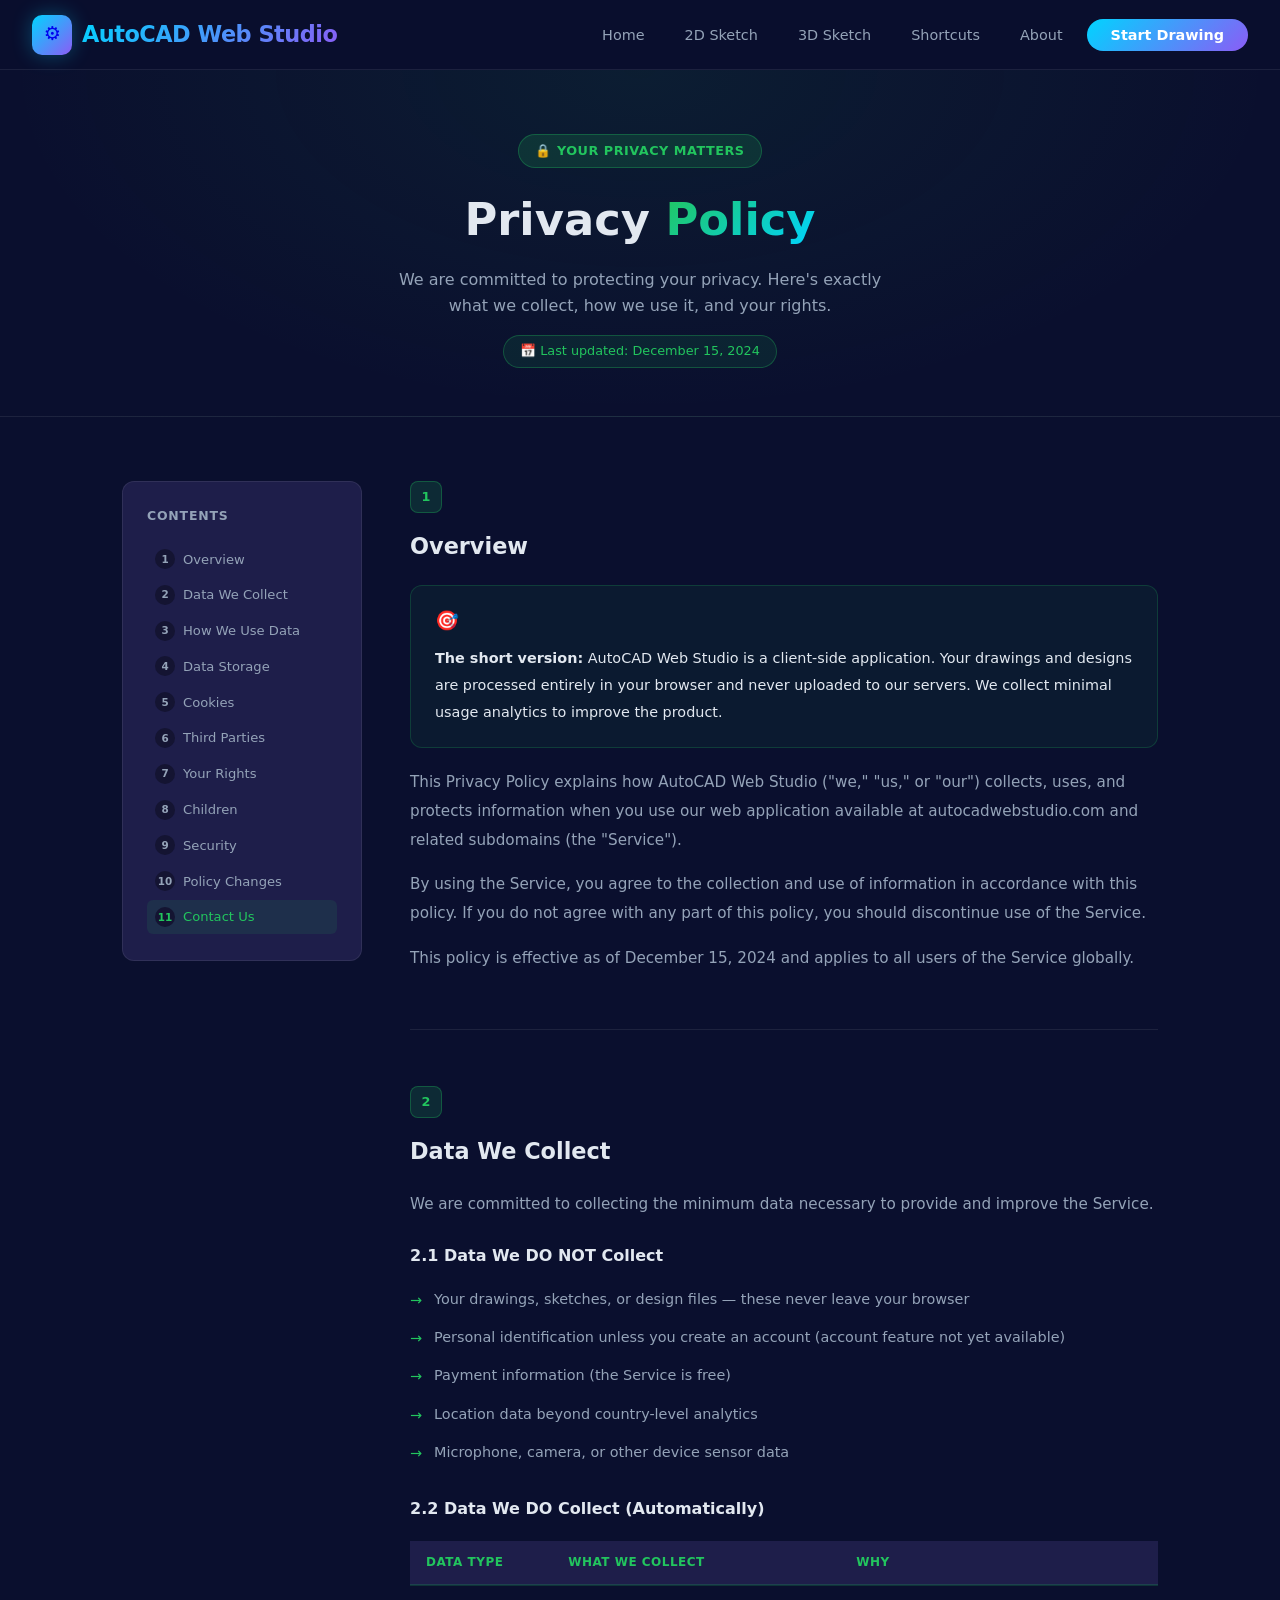
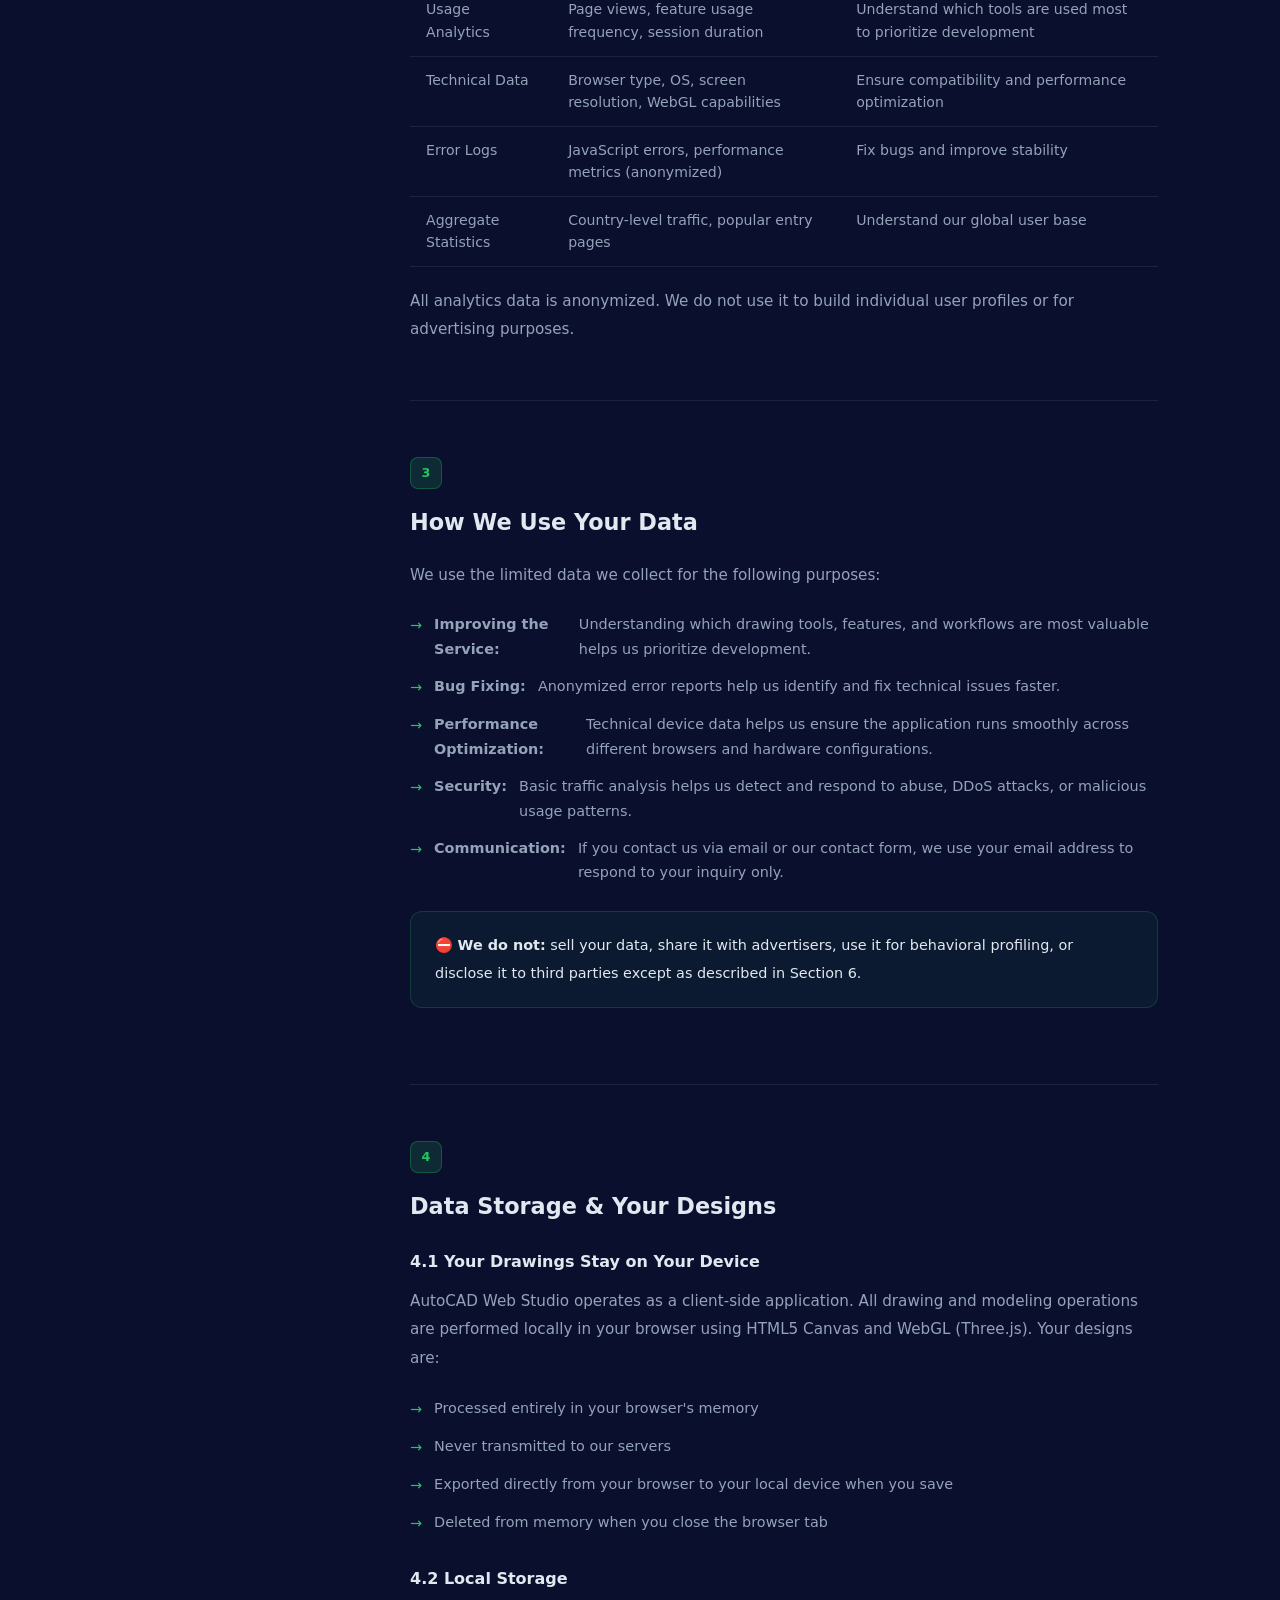
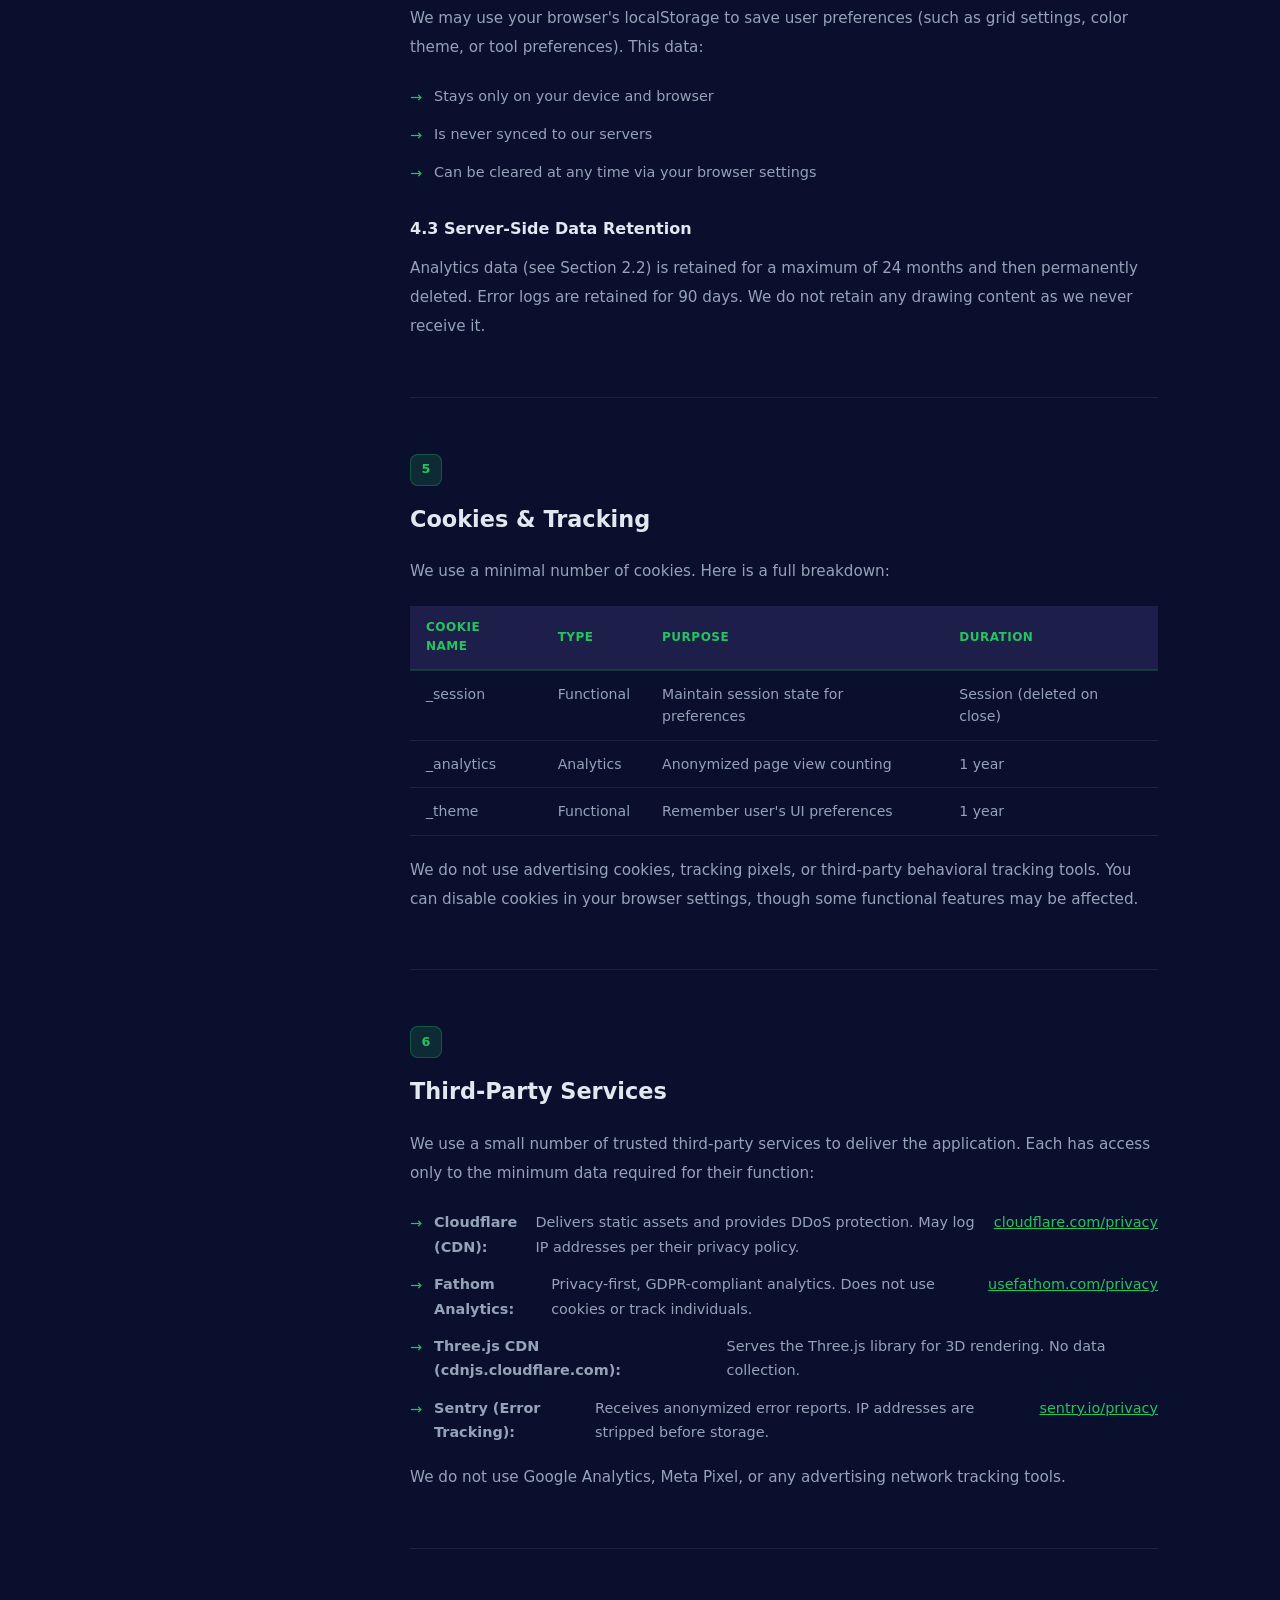
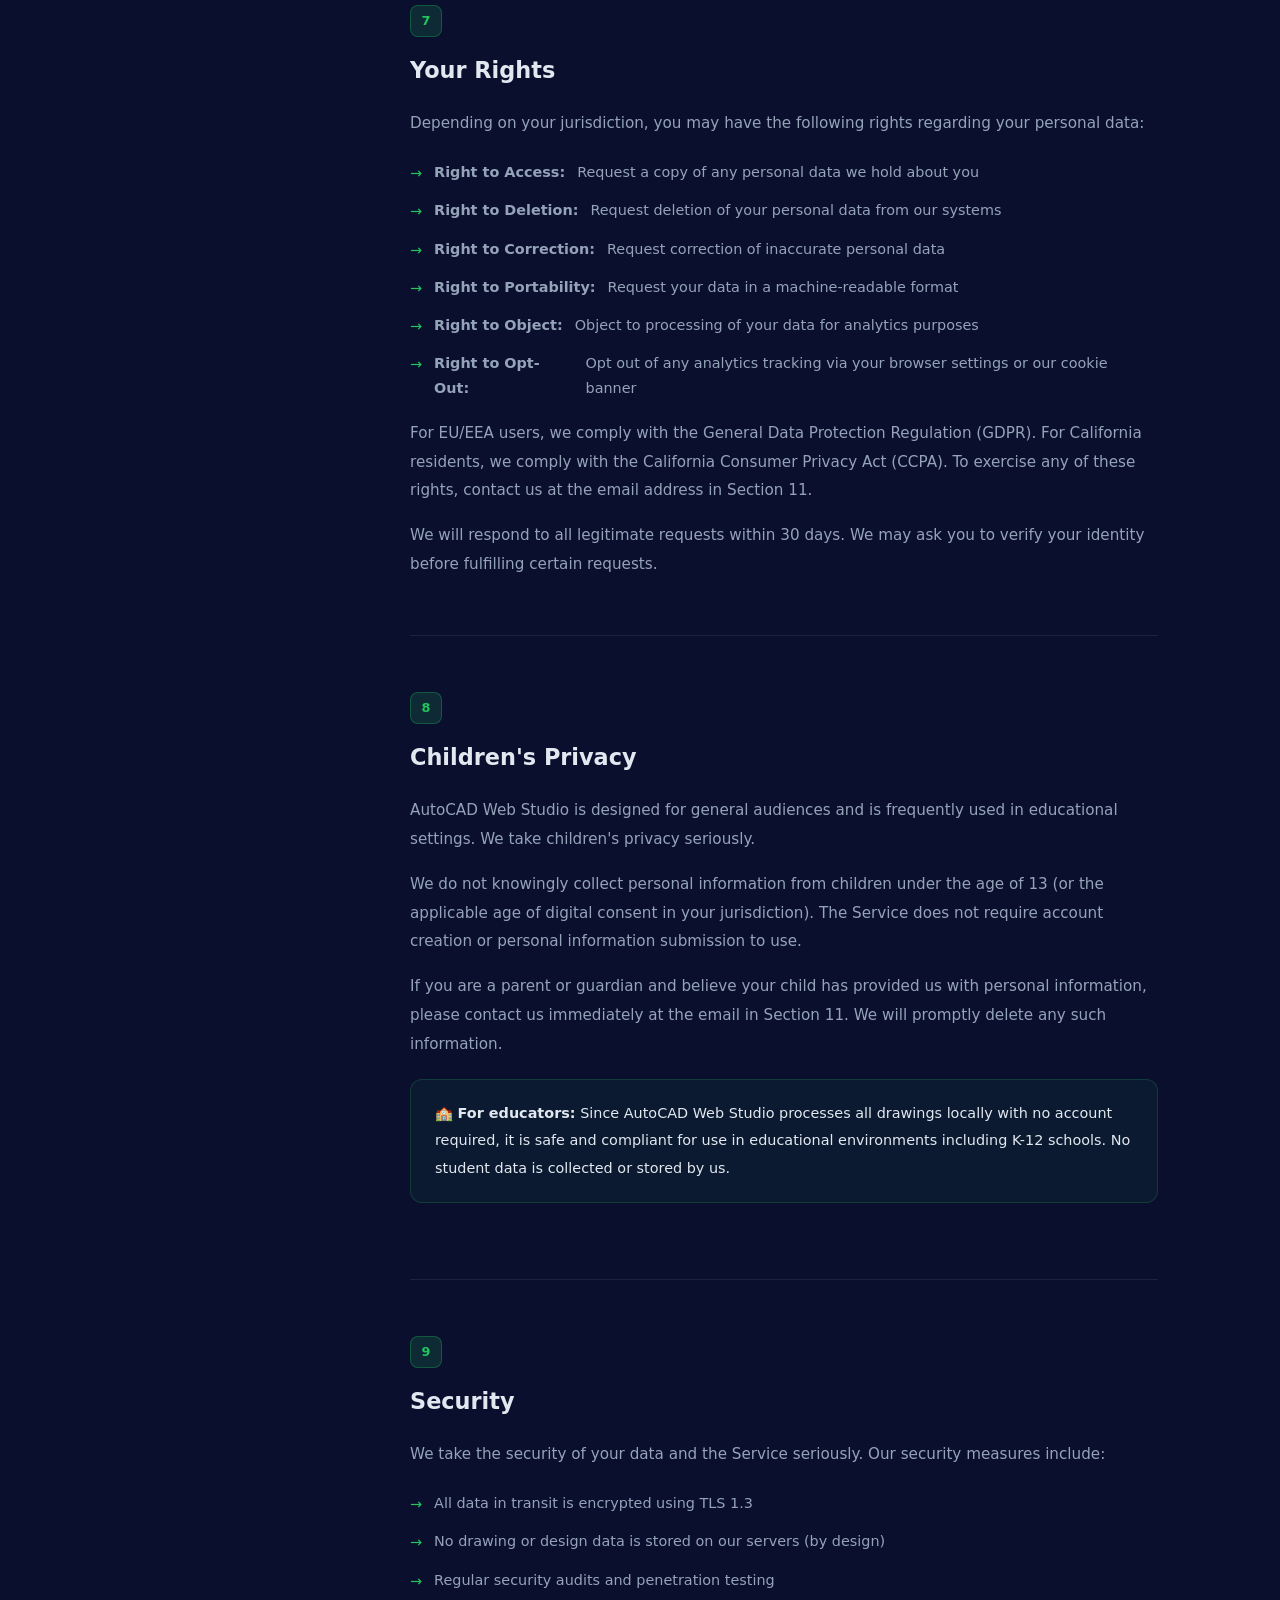
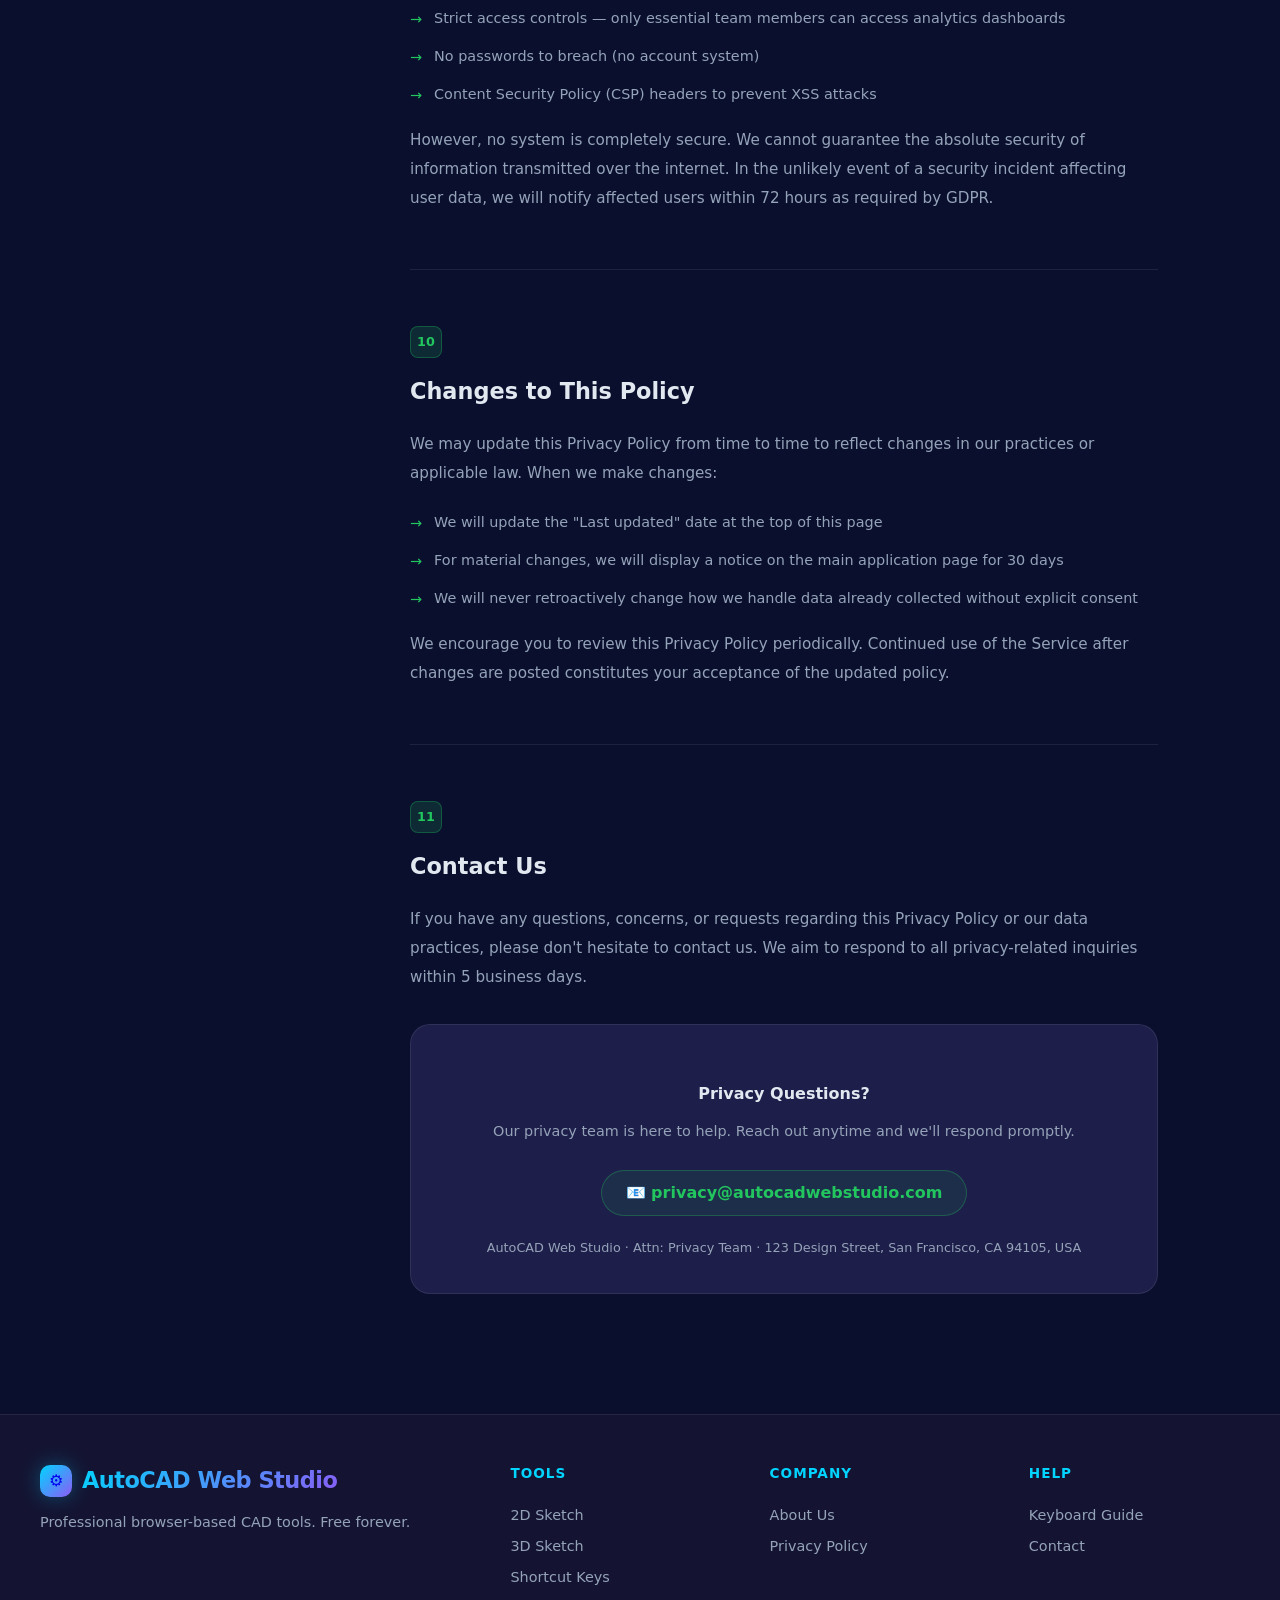
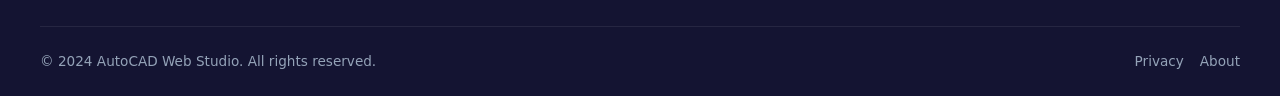
<file: privacy.html>
<!DOCTYPE html>
<html lang="en">
<head>
<meta charset="UTF-8">
<meta name="viewport" content="width=device-width, initial-scale=1.0">
<title>Privacy Policy — AutoCAD Web Studio</title>
<link rel="stylesheet" href="styles.css">
<style>
.privacy-hero {
  padding: 4rem 2rem 3rem;
  text-align: center;
  background: radial-gradient(ellipse at 50% 0%, rgba(34,197,94,0.08) 0%, transparent 70%);
  border-bottom: 1px solid var(--border);
}
.privacy-hero h1 { font-size: clamp(1.8rem, 4vw, 2.8rem); font-weight: 900; margin-bottom: 0.75rem; }
.privacy-hero p { color: var(--text-muted); max-width: 500px; margin: 0 auto; }
.last-updated { display: inline-flex; align-items: center; gap: 6px; background: rgba(34,197,94,0.1); border: 1px solid rgba(34,197,94,0.3); border-radius: 50px; padding: 0.35rem 1rem; font-size: 0.8rem; color: var(--green); margin-top: 1rem; }

/* LAYOUT */
.privacy-layout { max-width: 1100px; margin: 4rem auto; padding: 0 2rem; display: grid; grid-template-columns: 240px 1fr; gap: 3rem; align-items: start; }

/* TOC */
.toc {
  position: sticky;
  top: calc(var(--nav-height) + 1.5rem);
  background: var(--bg-card);
  border: 1px solid var(--border);
  border-radius: var(--radius);
  padding: 1.5rem;
}
.toc h3 { font-size: 0.78rem; font-weight: 700; text-transform: uppercase; letter-spacing: 0.8px; color: var(--text-muted); margin-bottom: 1rem; }
.toc a {
  display: flex;
  align-items: center;
  gap: 8px;
  padding: 0.4rem 0.5rem;
  border-radius: 6px;
  color: var(--text-muted);
  text-decoration: none;
  font-size: 0.82rem;
  transition: all 0.15s;
  margin-bottom: 2px;
}
.toc a:hover { background: rgba(34,197,94,0.1); color: var(--green); }
.toc a.active { background: rgba(34,197,94,0.1); color: var(--green); }
.toc-num { width: 20px; height: 20px; border-radius: 50%; background: var(--bg-secondary); display: flex; align-items: center; justify-content: center; font-size: 0.65rem; font-weight: 700; flex-shrink: 0; }

/* CONTENT */
.privacy-sections { }
.priv-section {
  margin-bottom: 3.5rem;
  padding-bottom: 3.5rem;
  border-bottom: 1px solid var(--border);
}
.priv-section:last-child { border-bottom: none; margin-bottom: 0; }
.section-num {
  display: inline-flex;
  width: 32px; height: 32px;
  border-radius: 8px;
  background: rgba(34,197,94,0.15);
  border: 1px solid rgba(34,197,94,0.3);
  align-items: center; justify-content: center;
  font-size: 0.8rem;
  font-weight: 800;
  color: var(--green);
  margin-bottom: 1rem;
}
.priv-section h2 { font-size: 1.4rem; font-weight: 800; margin-bottom: 1.25rem; }
.priv-section p { color: var(--text-muted); line-height: 1.9; margin-bottom: 1rem; font-size: 0.95rem; }
.priv-section p:last-child { margin-bottom: 0; }
.priv-section h3 { font-size: 1rem; font-weight: 700; margin: 1.5rem 0 0.75rem; color: var(--text); }
.priv-section ul { list-style: none; padding: 0; margin: 0.75rem 0; }
.priv-section ul li {
  display: flex;
  gap: 0.75rem;
  color: var(--text-muted);
  font-size: 0.9rem;
  padding: 0.4rem 0;
  line-height: 1.7;
}
.priv-section ul li::before { content: '→'; color: var(--green); flex-shrink: 0; margin-top: 1px; }

.highlight-box {
  background: rgba(34,197,94,0.06);
  border: 1px solid rgba(34,197,94,0.2);
  border-radius: var(--radius);
  padding: 1.25rem 1.5rem;
  margin: 1.25rem 0;
}
.highlight-box p { color: var(--text) !important; margin: 0 !important; font-size: 0.9rem; }
.highlight-box .hl-icon { font-size: 1.2rem; margin-bottom: 0.5rem; display: block; }

.data-table { width: 100%; border-collapse: collapse; margin: 1.25rem 0; font-size: 0.88rem; }
.data-table th {
  background: var(--bg-card);
  padding: 0.75rem 1rem;
  text-align: left;
  font-size: 0.75rem;
  text-transform: uppercase;
  letter-spacing: 0.5px;
  color: var(--green);
  border-bottom: 2px solid rgba(34,197,94,0.2);
}
.data-table td { padding: 0.75rem 1rem; border-bottom: 1px solid var(--border); color: var(--text-muted); vertical-align: top; }
.data-table tr:hover td { background: rgba(255,255,255,0.02); }

/* Contact box */
.contact-box {
  background: var(--bg-card);
  border: 1px solid var(--border);
  border-radius: var(--radius-lg);
  padding: 2rem;
  text-align: center;
  margin-top: 2rem;
}
.contact-box h3 { margin-bottom: 0.75rem; }
.contact-box p { color: var(--text-muted); font-size: 0.9rem; margin-bottom: 1.5rem; }
.contact-email {
  display: inline-flex;
  align-items: center;
  gap: 8px;
  background: rgba(34,197,94,0.1);
  border: 1px solid rgba(34,197,94,0.3);
  border-radius: 50px;
  padding: 0.6rem 1.5rem;
  color: var(--green);
  font-weight: 600;
  text-decoration: none;
  transition: all 0.2s;
}
.contact-email:hover { background: rgba(34,197,94,0.2); }

@media (max-width: 768px) {
  .privacy-layout { grid-template-columns: 1fr; }
  .toc { position: static; }
}
</style>
</head>
<body>

<nav class="navbar">
  <a href="index.html" class="nav-logo">
    <div class="logo-icon">⚙️</div>
    <span>AutoCAD Web Studio</span>
  </a>
  <ul class="nav-links">
    <li><a href="index.html">Home</a></li>
    <li><a href="sketch2d.html">2D Sketch</a></li>
    <li><a href="sketch3d.html">3D Sketch</a></li>
    <li><a href="shortcuts.html">Shortcuts</a></li>
    <li><a href="about.html">About</a></li>
    <li><a href="sketch2d.html" class="nav-cta">Start Drawing</a></li>
  </ul>
</nav>

<div class="page-content">

<!-- HERO -->
<div class="privacy-hero">
  <div class="badge badge-green" style="margin-bottom:1rem;">🔒 Your Privacy Matters</div>
  <h1>Privacy <span class="gradient-green">Policy</span></h1>
  <p>We are committed to protecting your privacy. Here's exactly what we collect, how we use it, and your rights.</p>
  <div class="last-updated">📅 Last updated: December 15, 2024</div>
</div>

<!-- LAYOUT -->
<div class="privacy-layout">

  <!-- TOC -->
  <aside class="toc">
    <h3>Contents</h3>
    <a href="#overview" class="active"><span class="toc-num">1</span>Overview</a>
    <a href="#data-collect"><span class="toc-num">2</span>Data We Collect</a>
    <a href="#how-we-use"><span class="toc-num">3</span>How We Use Data</a>
    <a href="#data-storage"><span class="toc-num">4</span>Data Storage</a>
    <a href="#cookies"><span class="toc-num">5</span>Cookies</a>
    <a href="#third-party"><span class="toc-num">6</span>Third Parties</a>
    <a href="#your-rights"><span class="toc-num">7</span>Your Rights</a>
    <a href="#children"><span class="toc-num">8</span>Children</a>
    <a href="#security"><span class="toc-num">9</span>Security</a>
    <a href="#changes"><span class="toc-num">10</span>Policy Changes</a>
    <a href="#contact-priv"><span class="toc-num">11</span>Contact Us</a>
  </aside>

  <!-- CONTENT -->
  <div class="privacy-sections">

    <div class="priv-section" id="overview">
      <div class="section-num">1</div>
      <h2>Overview</h2>
      <div class="highlight-box">
        <span class="hl-icon">🎯</span>
        <p><strong>The short version:</strong> AutoCAD Web Studio is a client-side application. Your drawings and designs are processed entirely in your browser and never uploaded to our servers. We collect minimal usage analytics to improve the product.</p>
      </div>
      <p>This Privacy Policy explains how AutoCAD Web Studio ("we," "us," or "our") collects, uses, and protects information when you use our web application available at autocadwebstudio.com and related subdomains (the "Service").</p>
      <p>By using the Service, you agree to the collection and use of information in accordance with this policy. If you do not agree with any part of this policy, you should discontinue use of the Service.</p>
      <p>This policy is effective as of December 15, 2024 and applies to all users of the Service globally.</p>
    </div>

    <div class="priv-section" id="data-collect">
      <div class="section-num">2</div>
      <h2>Data We Collect</h2>
      <p>We are committed to collecting the minimum data necessary to provide and improve the Service.</p>
      <h3>2.1 Data We DO NOT Collect</h3>
      <ul>
        <li>Your drawings, sketches, or design files — these never leave your browser</li>
        <li>Personal identification unless you create an account (account feature not yet available)</li>
        <li>Payment information (the Service is free)</li>
        <li>Location data beyond country-level analytics</li>
        <li>Microphone, camera, or other device sensor data</li>
      </ul>
      <h3>2.2 Data We DO Collect (Automatically)</h3>
      <table class="data-table">
        <thead>
          <tr><th>Data Type</th><th>What We Collect</th><th>Why</th></tr>
        </thead>
        <tbody>
          <tr>
            <td>Usage Analytics</td>
            <td>Page views, feature usage frequency, session duration</td>
            <td>Understand which tools are used most to prioritize development</td>
          </tr>
          <tr>
            <td>Technical Data</td>
            <td>Browser type, OS, screen resolution, WebGL capabilities</td>
            <td>Ensure compatibility and performance optimization</td>
          </tr>
          <tr>
            <td>Error Logs</td>
            <td>JavaScript errors, performance metrics (anonymized)</td>
            <td>Fix bugs and improve stability</td>
          </tr>
          <tr>
            <td>Aggregate Statistics</td>
            <td>Country-level traffic, popular entry pages</td>
            <td>Understand our global user base</td>
          </tr>
        </tbody>
      </table>
      <p>All analytics data is anonymized. We do not use it to build individual user profiles or for advertising purposes.</p>
    </div>

    <div class="priv-section" id="how-we-use">
      <div class="section-num">3</div>
      <h2>How We Use Your Data</h2>
      <p>We use the limited data we collect for the following purposes:</p>
      <ul>
        <li><strong>Improving the Service:</strong> Understanding which drawing tools, features, and workflows are most valuable helps us prioritize development.</li>
        <li><strong>Bug Fixing:</strong> Anonymized error reports help us identify and fix technical issues faster.</li>
        <li><strong>Performance Optimization:</strong> Technical device data helps us ensure the application runs smoothly across different browsers and hardware configurations.</li>
        <li><strong>Security:</strong> Basic traffic analysis helps us detect and respond to abuse, DDoS attacks, or malicious usage patterns.</li>
        <li><strong>Communication:</strong> If you contact us via email or our contact form, we use your email address to respond to your inquiry only.</li>
      </ul>
      <div class="highlight-box">
        <p>⛔ <strong>We do not:</strong> sell your data, share it with advertisers, use it for behavioral profiling, or disclose it to third parties except as described in Section 6.</p>
      </div>
    </div>

    <div class="priv-section" id="data-storage">
      <div class="section-num">4</div>
      <h2>Data Storage & Your Designs</h2>
      <h3>4.1 Your Drawings Stay on Your Device</h3>
      <p>AutoCAD Web Studio operates as a client-side application. All drawing and modeling operations are performed locally in your browser using HTML5 Canvas and WebGL (Three.js). Your designs are:</p>
      <ul>
        <li>Processed entirely in your browser's memory</li>
        <li>Never transmitted to our servers</li>
        <li>Exported directly from your browser to your local device when you save</li>
        <li>Deleted from memory when you close the browser tab</li>
      </ul>
      <h3>4.2 Local Storage</h3>
      <p>We may use your browser's localStorage to save user preferences (such as grid settings, color theme, or tool preferences). This data:</p>
      <ul>
        <li>Stays only on your device and browser</li>
        <li>Is never synced to our servers</li>
        <li>Can be cleared at any time via your browser settings</li>
      </ul>
      <h3>4.3 Server-Side Data Retention</h3>
      <p>Analytics data (see Section 2.2) is retained for a maximum of 24 months and then permanently deleted. Error logs are retained for 90 days. We do not retain any drawing content as we never receive it.</p>
    </div>

    <div class="priv-section" id="cookies">
      <div class="section-num">5</div>
      <h2>Cookies & Tracking</h2>
      <p>We use a minimal number of cookies. Here is a full breakdown:</p>
      <table class="data-table">
        <thead>
          <tr><th>Cookie Name</th><th>Type</th><th>Purpose</th><th>Duration</th></tr>
        </thead>
        <tbody>
          <tr>
            <td>_session</td>
            <td>Functional</td>
            <td>Maintain session state for preferences</td>
            <td>Session (deleted on close)</td>
          </tr>
          <tr>
            <td>_analytics</td>
            <td>Analytics</td>
            <td>Anonymized page view counting</td>
            <td>1 year</td>
          </tr>
          <tr>
            <td>_theme</td>
            <td>Functional</td>
            <td>Remember user's UI preferences</td>
            <td>1 year</td>
          </tr>
        </tbody>
      </table>
      <p>We do not use advertising cookies, tracking pixels, or third-party behavioral tracking tools. You can disable cookies in your browser settings, though some functional features may be affected.</p>
    </div>

    <div class="priv-section" id="third-party">
      <div class="section-num">6</div>
      <h2>Third-Party Services</h2>
      <p>We use a small number of trusted third-party services to deliver the application. Each has access only to the minimum data required for their function:</p>
      <ul>
        <li><strong>Cloudflare (CDN):</strong> Delivers static assets and provides DDoS protection. May log IP addresses per their privacy policy. <a href="#" style="color:var(--green);">cloudflare.com/privacy</a></li>
        <li><strong>Fathom Analytics:</strong> Privacy-first, GDPR-compliant analytics. Does not use cookies or track individuals. <a href="#" style="color:var(--green);">usefathom.com/privacy</a></li>
        <li><strong>Three.js CDN (cdnjs.cloudflare.com):</strong> Serves the Three.js library for 3D rendering. No data collection.</li>
        <li><strong>Sentry (Error Tracking):</strong> Receives anonymized error reports. IP addresses are stripped before storage. <a href="#" style="color:var(--green);">sentry.io/privacy</a></li>
      </ul>
      <p>We do not use Google Analytics, Meta Pixel, or any advertising network tracking tools.</p>
    </div>

    <div class="priv-section" id="your-rights">
      <div class="section-num">7</div>
      <h2>Your Rights</h2>
      <p>Depending on your jurisdiction, you may have the following rights regarding your personal data:</p>
      <ul>
        <li><strong>Right to Access:</strong> Request a copy of any personal data we hold about you</li>
        <li><strong>Right to Deletion:</strong> Request deletion of your personal data from our systems</li>
        <li><strong>Right to Correction:</strong> Request correction of inaccurate personal data</li>
        <li><strong>Right to Portability:</strong> Request your data in a machine-readable format</li>
        <li><strong>Right to Object:</strong> Object to processing of your data for analytics purposes</li>
        <li><strong>Right to Opt-Out:</strong> Opt out of any analytics tracking via your browser settings or our cookie banner</li>
      </ul>
      <p>For EU/EEA users, we comply with the General Data Protection Regulation (GDPR). For California residents, we comply with the California Consumer Privacy Act (CCPA). To exercise any of these rights, contact us at the email address in Section 11.</p>
      <p>We will respond to all legitimate requests within 30 days. We may ask you to verify your identity before fulfilling certain requests.</p>
    </div>

    <div class="priv-section" id="children">
      <div class="section-num">8</div>
      <h2>Children's Privacy</h2>
      <p>AutoCAD Web Studio is designed for general audiences and is frequently used in educational settings. We take children's privacy seriously.</p>
      <p>We do not knowingly collect personal information from children under the age of 13 (or the applicable age of digital consent in your jurisdiction). The Service does not require account creation or personal information submission to use.</p>
      <p>If you are a parent or guardian and believe your child has provided us with personal information, please contact us immediately at the email in Section 11. We will promptly delete any such information.</p>
      <div class="highlight-box">
        <p>🏫 <strong>For educators:</strong> Since AutoCAD Web Studio processes all drawings locally with no account required, it is safe and compliant for use in educational environments including K-12 schools. No student data is collected or stored by us.</p>
      </div>
    </div>

    <div class="priv-section" id="security">
      <div class="section-num">9</div>
      <h2>Security</h2>
      <p>We take the security of your data and the Service seriously. Our security measures include:</p>
      <ul>
        <li>All data in transit is encrypted using TLS 1.3</li>
        <li>No drawing or design data is stored on our servers (by design)</li>
        <li>Regular security audits and penetration testing</li>
        <li>Strict access controls — only essential team members can access analytics dashboards</li>
        <li>No passwords to breach (no account system)</li>
        <li>Content Security Policy (CSP) headers to prevent XSS attacks</li>
      </ul>
      <p>However, no system is completely secure. We cannot guarantee the absolute security of information transmitted over the internet. In the unlikely event of a security incident affecting user data, we will notify affected users within 72 hours as required by GDPR.</p>
    </div>

    <div class="priv-section" id="changes">
      <div class="section-num">10</div>
      <h2>Changes to This Policy</h2>
      <p>We may update this Privacy Policy from time to time to reflect changes in our practices or applicable law. When we make changes:</p>
      <ul>
        <li>We will update the "Last updated" date at the top of this page</li>
        <li>For material changes, we will display a notice on the main application page for 30 days</li>
        <li>We will never retroactively change how we handle data already collected without explicit consent</li>
      </ul>
      <p>We encourage you to review this Privacy Policy periodically. Continued use of the Service after changes are posted constitutes your acceptance of the updated policy.</p>
    </div>

    <div class="priv-section" id="contact-priv">
      <div class="section-num">11</div>
      <h2>Contact Us</h2>
      <p>If you have any questions, concerns, or requests regarding this Privacy Policy or our data practices, please don't hesitate to contact us. We aim to respond to all privacy-related inquiries within 5 business days.</p>
      <div class="contact-box">
        <h3>Privacy Questions?</h3>
        <p>Our privacy team is here to help. Reach out anytime and we'll respond promptly.</p>
        <a href="mailto:privacy@autocadwebstudio.com" class="contact-email">📧 privacy@autocadwebstudio.com</a>
        <p style="font-size:0.8rem;color:var(--text-muted);margin-top:1.25rem;">AutoCAD Web Studio · Attn: Privacy Team · 123 Design Street, San Francisco, CA 94105, USA</p>
      </div>
    </div>

  </div>
</div>

</div>

<!-- FOOTER -->
<footer>
  <div class="footer-grid">
    <div class="footer-brand">
      <a href="index.html" class="nav-logo" style="display:inline-flex;">
        <div class="logo-icon" style="width:32px;height:32px;font-size:1rem;">⚙️</div>
        <span>AutoCAD Web Studio</span>
      </a>
      <p>Professional browser-based CAD tools. Free forever.</p>
    </div>
    <div class="footer-col"><h4>Tools</h4><a href="sketch2d.html">2D Sketch</a><a href="sketch3d.html">3D Sketch</a><a href="shortcuts.html">Shortcut Keys</a></div>
    <div class="footer-col"><h4>Company</h4><a href="about.html">About Us</a><a href="privacy.html">Privacy Policy</a></div>
    <div class="footer-col"><h4>Help</h4><a href="shortcuts.html">Keyboard Guide</a><a href="about.html#contact">Contact</a></div>
  </div>
  <div class="footer-bottom">
    <span>© 2024 AutoCAD Web Studio. All rights reserved.</span>
    <span style="display:flex;gap:1rem;"><a href="privacy.html" style="color:var(--text-muted);text-decoration:none;">Privacy</a><a href="about.html" style="color:var(--text-muted);text-decoration:none;">About</a></span>
  </div>
</footer>

<script>
// Active TOC on scroll
const sections = document.querySelectorAll('.priv-section');
const tocLinks = document.querySelectorAll('.toc a');
const observer = new IntersectionObserver(entries => {
  entries.forEach(entry => {
    if (entry.isIntersecting) {
      tocLinks.forEach(l => l.classList.remove('active'));
      const link = document.querySelector(`.toc a[href="#${entry.target.id}"]`);
      if (link) link.classList.add('active');
    }
  });
}, { rootMargin: '-20% 0px -60% 0px' });
sections.forEach(s => observer.observe(s));
</script>
</body>
</html>
</file>
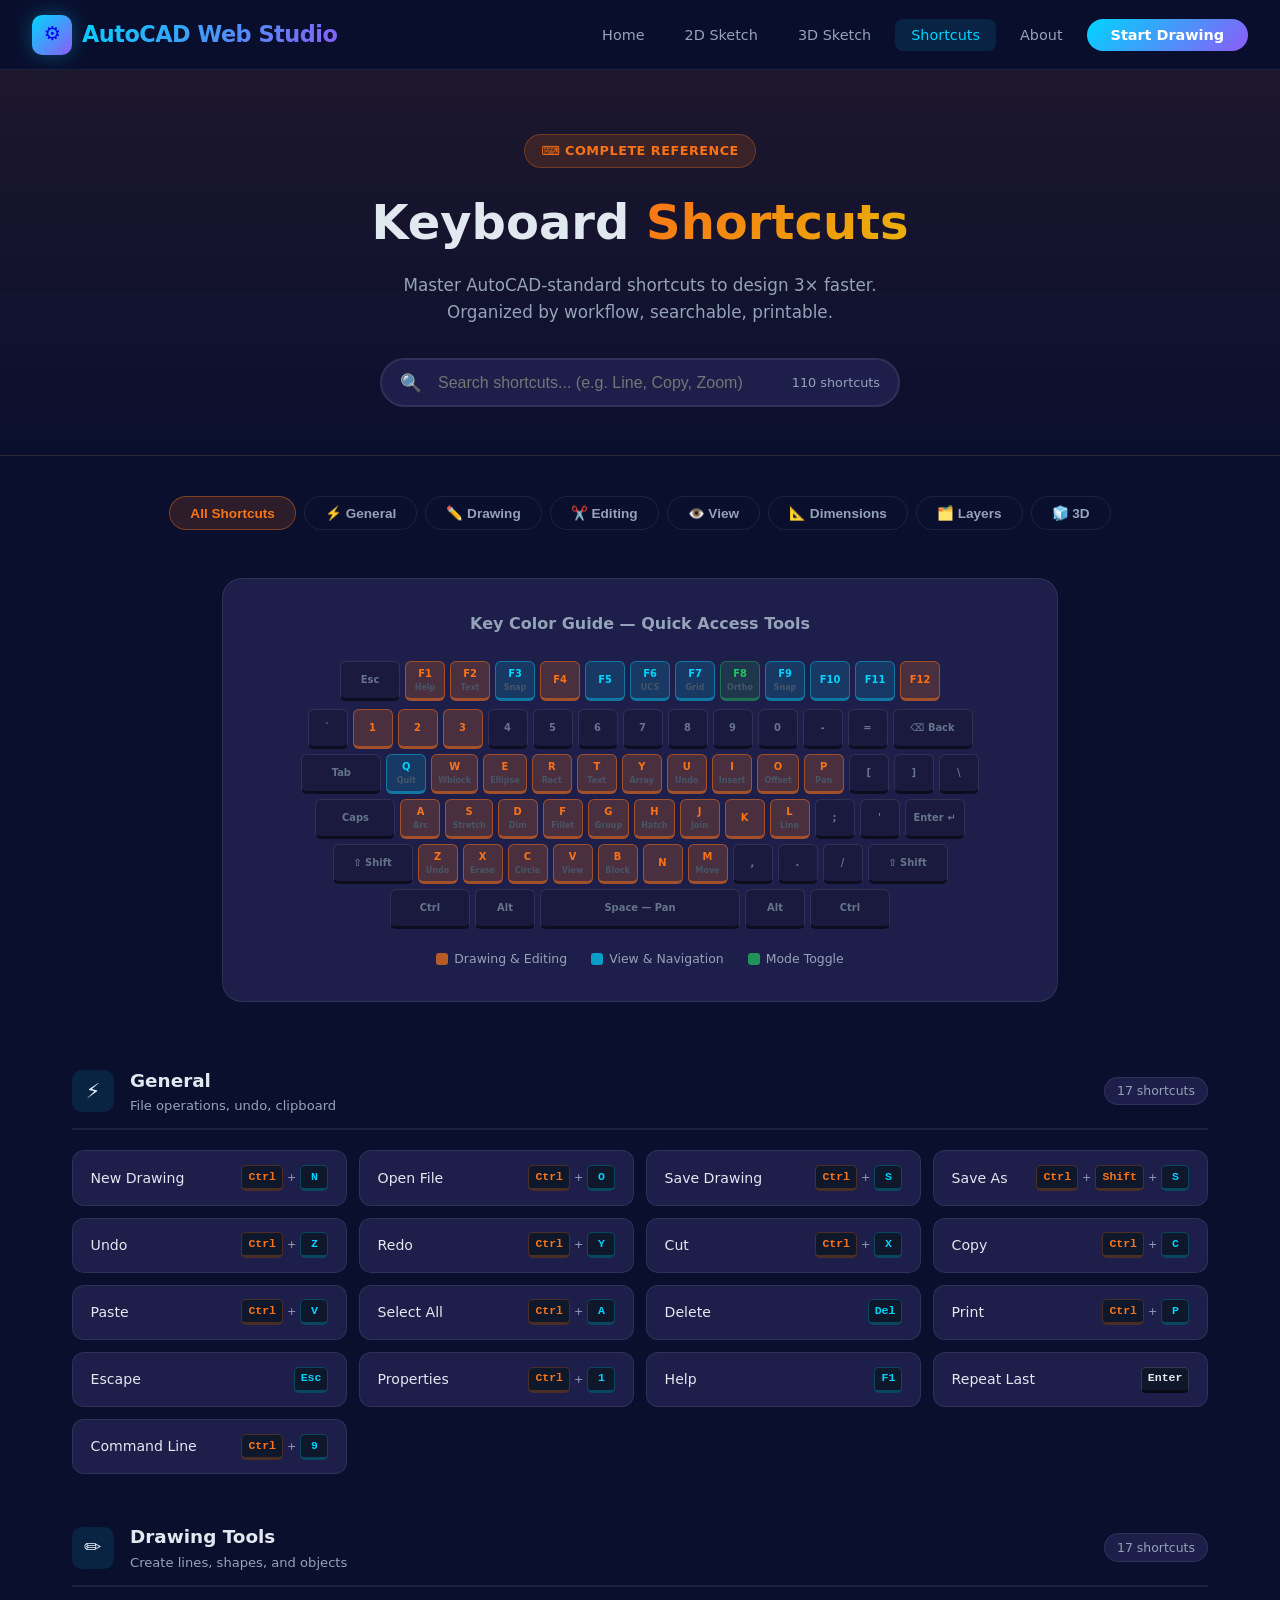
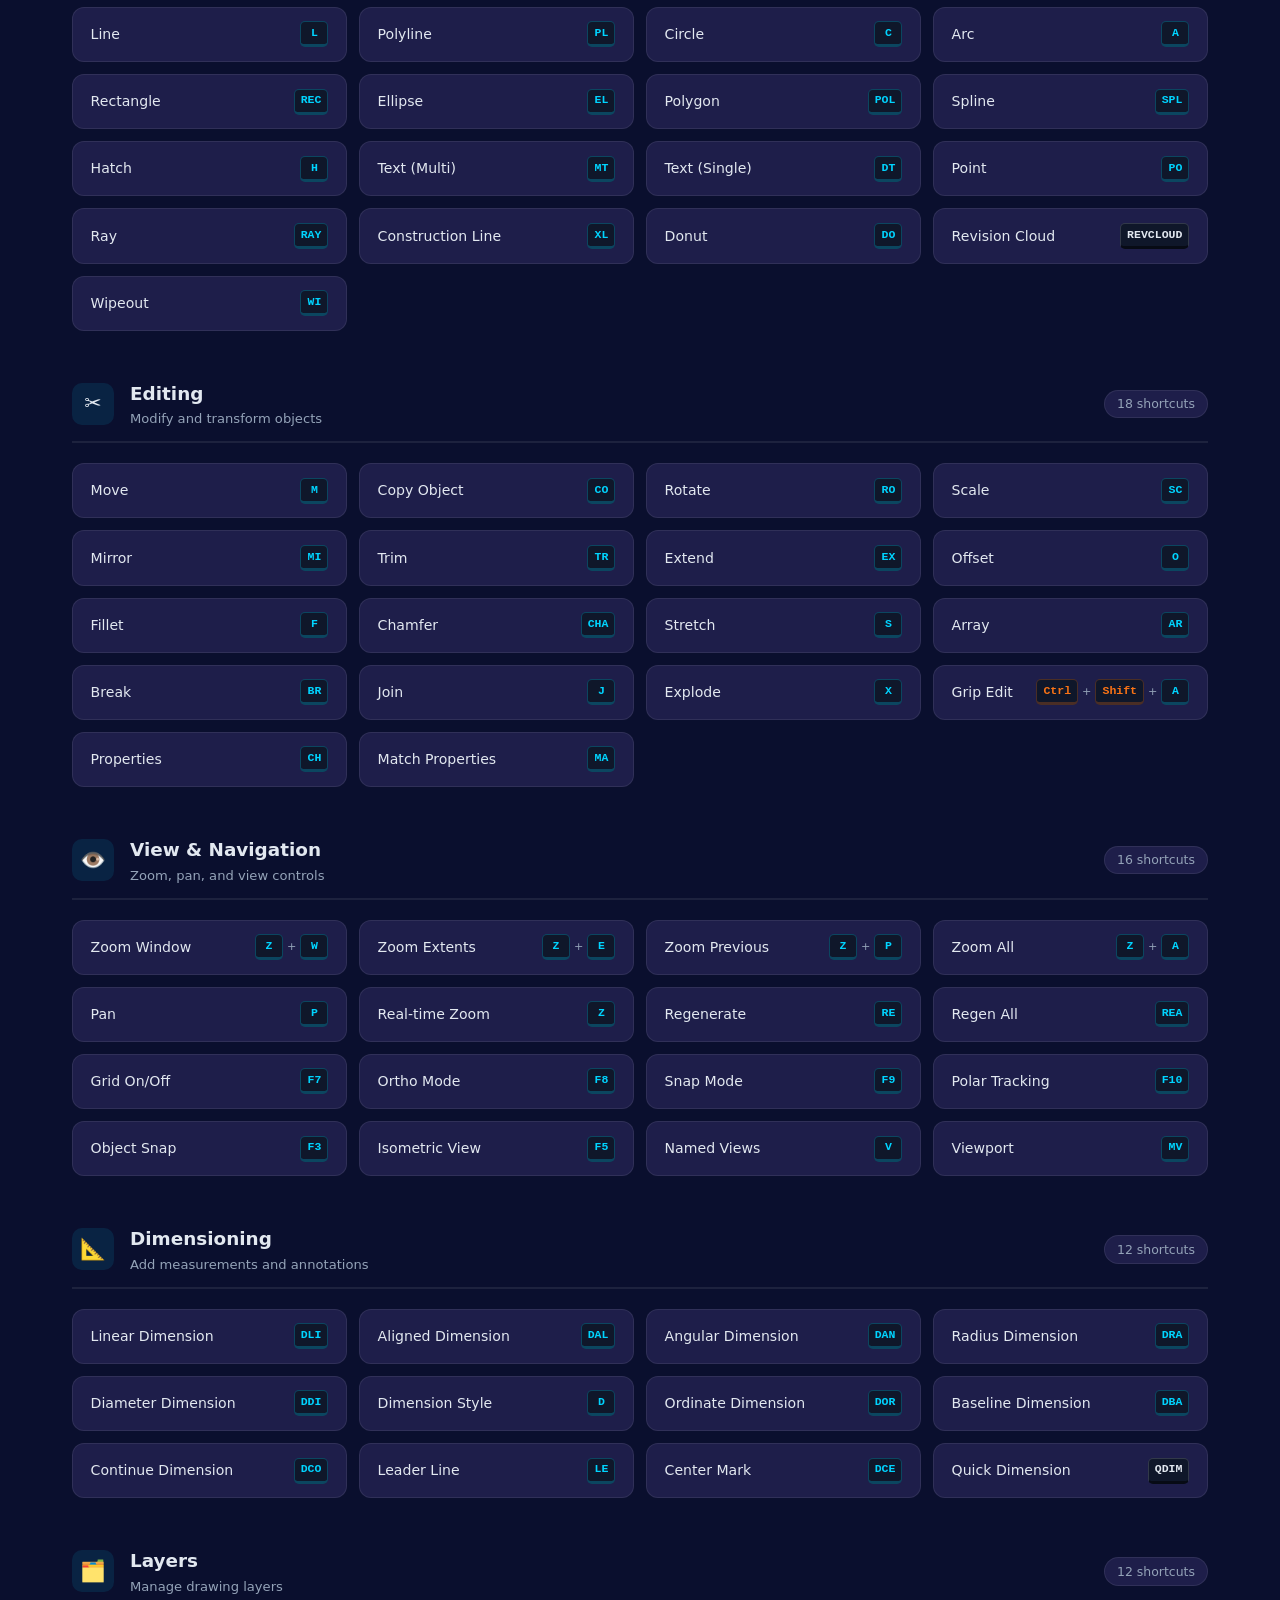
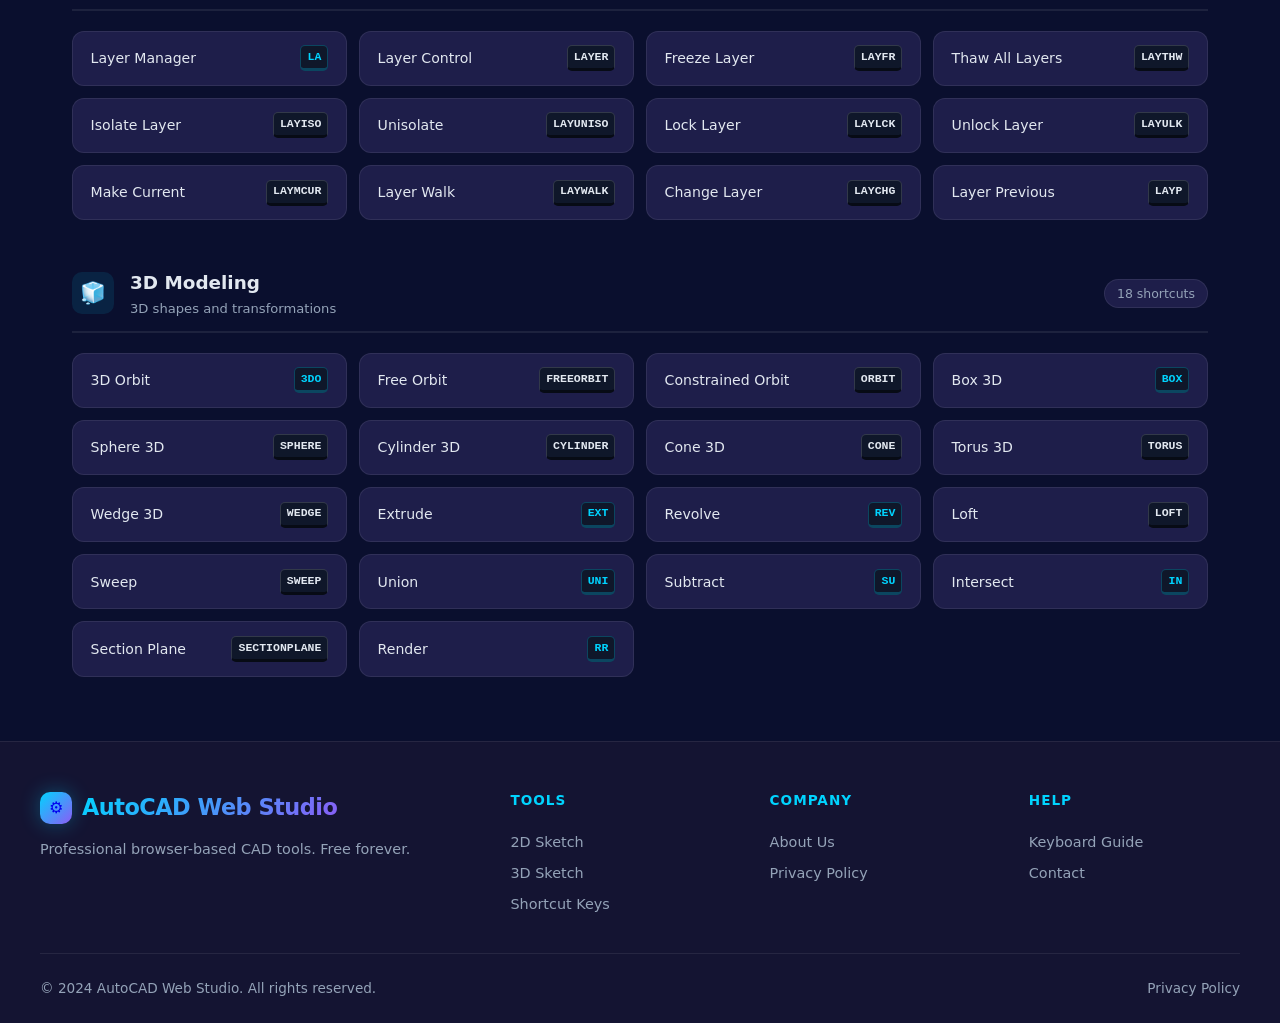
<file: shortcuts.html>
<!DOCTYPE html>
<html lang="en">
<head>
<meta charset="UTF-8">
<meta name="viewport" content="width=device-width, initial-scale=1.0">
<title>Shortcut Keys — AutoCAD Web Studio</title>
<link rel="stylesheet" href="styles.css">
<style>
.shortcuts-hero {
  padding: 4rem 2rem 3rem;
  text-align: center;
  background: linear-gradient(180deg, rgba(249,115,22,0.08) 0%, transparent 100%);
  border-bottom: 1px solid var(--border);
}
.shortcuts-hero h1 { font-size: clamp(2rem, 5vw, 3rem); font-weight: 900; margin-bottom: 0.75rem; }
.shortcuts-hero p { color: var(--text-muted); font-size: 1.05rem; max-width: 560px; margin: 0 auto 2rem; }

/* SEARCH */
.search-bar {
  max-width: 520px;
  margin: 0 auto;
  position: relative;
}
.search-input {
  width: 100%;
  background: var(--bg-card);
  border: 2px solid var(--border);
  border-radius: 50px;
  color: var(--text);
  font-size: 1rem;
  padding: 0.85rem 1.5rem 0.85rem 3.5rem;
  outline: none;
  transition: border-color 0.2s;
}
.search-input:focus { border-color: var(--orange); box-shadow: 0 0 0 4px rgba(249,115,22,0.1); }
.search-icon {
  position: absolute;
  left: 1.25rem; top: 50%;
  transform: translateY(-50%);
  font-size: 1.1rem;
  pointer-events: none;
}
.search-count {
  position: absolute;
  right: 1.25rem; top: 50%;
  transform: translateY(-50%);
  font-size: 0.8rem;
  color: var(--text-muted);
}

/* TABS */
.tab-bar {
  max-width: 1200px;
  margin: 2.5rem auto 0;
  padding: 0 2rem;
  display: flex;
  gap: 0.5rem;
  flex-wrap: wrap;
  justify-content: center;
}
.tab-btn {
  padding: 0.5rem 1.25rem;
  border-radius: 50px;
  font-size: 0.85rem;
  font-weight: 600;
  cursor: pointer;
  border: 1px solid var(--border);
  background: transparent;
  color: var(--text-muted);
  transition: all 0.2s;
}
.tab-btn:hover { color: var(--text); background: rgba(255,255,255,0.05); }
.tab-btn.active { background: rgba(249,115,22,0.15); color: var(--orange); border-color: rgba(249,115,22,0.4); }

/* CONTENT */
.shortcuts-content { max-width: 1200px; margin: 3rem auto; padding: 0 2rem; }

.category-section { margin-bottom: 3rem; }
.category-header {
  display: flex;
  align-items: center;
  gap: 1rem;
  margin-bottom: 1.25rem;
  padding-bottom: 0.75rem;
  border-bottom: 2px solid var(--border);
}
.cat-icon {
  width: 42px; height: 42px;
  border-radius: 10px;
  display: flex; align-items: center; justify-content: center;
  font-size: 1.3rem;
  flex-shrink: 0;
}
.cat-info h2 { font-size: 1.15rem; font-weight: 700; }
.cat-info p { font-size: 0.82rem; color: var(--text-muted); }
.cat-count {
  margin-left: auto;
  font-size: 0.78rem;
  color: var(--text-muted);
  background: var(--bg-card);
  padding: 0.2rem 0.75rem;
  border-radius: 50px;
  border: 1px solid var(--border);
}

.shortcuts-grid { display: grid; grid-template-columns: repeat(auto-fill, minmax(260px, 1fr)); gap: 0.75rem; }
.shortcut-item {
  display: flex;
  align-items: center;
  justify-content: space-between;
  padding: 0.85rem 1.1rem;
  background: var(--bg-card);
  border: 1px solid var(--border);
  border-radius: var(--radius);
  transition: all 0.2s;
  gap: 1rem;
}
.shortcut-item:hover {
  background: var(--bg-card-hover);
  border-color: rgba(249,115,22,0.2);
  transform: translateX(2px);
}
.shortcut-item.hidden { display: none; }
.shortcut-label { font-size: 0.88rem; color: var(--text); flex: 1; }
.shortcut-keys { display: flex; gap: 4px; align-items: center; flex-shrink: 0; }
.key {
  display: inline-flex;
  align-items: center;
  justify-content: center;
  min-width: 28px;
  height: 26px;
  padding: 0 6px;
  background: #0f172a;
  border: 1px solid rgba(255,255,255,0.15);
  border-bottom: 3px solid rgba(0,0,0,0.5);
  border-radius: 5px;
  font-size: 0.72rem;
  font-weight: 700;
  font-family: monospace;
  color: var(--text);
  white-space: nowrap;
}
.key.mod { color: var(--orange); border-color: rgba(249,115,22,0.25); }
.key.special { color: var(--cyan); border-color: rgba(0,212,255,0.25); }
.plus { font-size: 0.7rem; color: var(--text-muted); }

/* KEYBOARD VISUAL */
.keyboard-section {
  max-width: 900px;
  margin: 0 auto 4rem;
  padding: 0 2rem;
}
.keyboard-visual {
  background: var(--bg-card);
  border: 1px solid var(--border);
  border-radius: var(--radius-lg);
  padding: 2rem;
}
.keyboard-visual h3 { text-align: center; margin-bottom: 1.5rem; font-size: 1rem; color: var(--text-muted); }
.kb-row { display: flex; justify-content: center; gap: 5px; margin-bottom: 5px; }
.kb-key {
  min-width: 40px;
  height: 40px;
  padding: 0 6px;
  display: flex; flex-direction: column; align-items: center; justify-content: center;
  background: #1a1a3e;
  border: 1px solid rgba(255,255,255,0.1);
  border-bottom: 3px solid rgba(0,0,0,0.5);
  border-radius: 6px;
  font-size: 0.62rem;
  font-weight: 600;
  cursor: default;
  transition: all 0.15s;
  color: #64748b;
}
.kb-key.highlight-orange { background: rgba(249,115,22,0.2); border-color: rgba(249,115,22,0.5); color: var(--orange); }
.kb-key.highlight-cyan { background: rgba(0,212,255,0.15); border-color: rgba(0,212,255,0.4); color: var(--cyan); }
.kb-key.highlight-purple { background: rgba(139,92,246,0.15); border-color: rgba(139,92,246,0.4); color: var(--purple); }
.kb-key.highlight-green { background: rgba(34,197,94,0.15); border-color: rgba(34,197,94,0.4); color: var(--green); }
.kb-key .top-label { font-size: 0.5rem; color: #475569; }
.kb-key.wide { min-width: 60px; }
.kb-key.wider { min-width: 80px; }
.kb-key.widest { min-width: 200px; }

.kb-legend { display: flex; gap: 1.5rem; justify-content: center; margin-top: 1.25rem; flex-wrap: wrap; }
.legend-item { display: flex; align-items: center; gap: 6px; font-size: 0.78rem; color: var(--text-muted); }
.legend-dot { width: 12px; height: 12px; border-radius: 3px; }

/* No results */
.no-results { text-align: center; padding: 3rem; color: var(--text-muted); }

@media (max-width: 768px) {
  .shortcuts-grid { grid-template-columns: 1fr; }
  .keyboard-visual { padding: 1rem; overflow-x: auto; }
  .kb-key { min-width: 28px; height: 28px; font-size: 0.5rem; }
}
</style>
</head>
<body>

<nav class="navbar">
  <a href="index.html" class="nav-logo">
    <div class="logo-icon">⚙️</div>
    <span>AutoCAD Web Studio</span>
  </a>
  <ul class="nav-links">
    <li><a href="index.html">Home</a></li>
    <li><a href="sketch2d.html">2D Sketch</a></li>
    <li><a href="sketch3d.html">3D Sketch</a></li>
    <li><a href="shortcuts.html" class="active">Shortcuts</a></li>
    <li><a href="about.html">About</a></li>
    <li><a href="sketch2d.html" class="nav-cta">Start Drawing</a></li>
  </ul>
</nav>

<div class="page-content">

<!-- HERO -->
<div class="shortcuts-hero">
  <div class="badge badge-orange" style="margin-bottom:1rem;">⌨️ Complete Reference</div>
  <h1>Keyboard <span class="gradient-orange">Shortcuts</span></h1>
  <p>Master AutoCAD-standard shortcuts to design 3× faster. Organized by workflow, searchable, printable.</p>
  <div class="search-bar">
    <span class="search-icon">🔍</span>
    <input type="text" class="search-input" id="searchInput" placeholder="Search shortcuts... (e.g. Line, Copy, Zoom)" oninput="searchShortcuts()">
    <span class="search-count" id="searchCount"></span>
  </div>
</div>

<!-- TABS -->
<div class="tab-bar">
  <button class="tab-btn active" onclick="filterCat('all',this)">All Shortcuts</button>
  <button class="tab-btn" onclick="filterCat('general',this)">⚡ General</button>
  <button class="tab-btn" onclick="filterCat('drawing',this)">✏️ Drawing</button>
  <button class="tab-btn" onclick="filterCat('editing',this)">✂️ Editing</button>
  <button class="tab-btn" onclick="filterCat('view',this)">👁️ View</button>
  <button class="tab-btn" onclick="filterCat('dimension',this)">📐 Dimensions</button>
  <button class="tab-btn" onclick="filterCat('layer',this)">🗂️ Layers</button>
  <button class="tab-btn" onclick="filterCat('3d',this)">🧊 3D</button>
</div>

<!-- KEYBOARD VISUAL -->
<div class="keyboard-section" style="margin-top:3rem;">
  <div class="keyboard-visual">
    <h3>Key Color Guide — Quick Access Tools</h3>
    <div class="kb-row">
      <div class="kb-key wide">Esc</div>
      <div class="kb-key highlight-orange">F1<div class="top-label">Help</div></div>
      <div class="kb-key highlight-orange">F2<div class="top-label">Text</div></div>
      <div class="kb-key highlight-cyan">F3<div class="top-label">Snap</div></div>
      <div class="kb-key highlight-orange">F4</div>
      <div class="kb-key highlight-cyan">F5</div>
      <div class="kb-key highlight-cyan">F6<div class="top-label">UCS</div></div>
      <div class="kb-key highlight-cyan">F7<div class="top-label">Grid</div></div>
      <div class="kb-key highlight-green">F8<div class="top-label">Ortho</div></div>
      <div class="kb-key highlight-cyan">F9<div class="top-label">Snap</div></div>
      <div class="kb-key highlight-cyan">F10</div>
      <div class="kb-key highlight-cyan">F11</div>
      <div class="kb-key highlight-orange">F12</div>
    </div>
    <div class="kb-row" style="margin-top:8px;">
      <div class="kb-key">`</div>
      <div class="kb-key highlight-orange">1</div>
      <div class="kb-key highlight-orange">2</div>
      <div class="kb-key highlight-orange">3</div>
      <div class="kb-key">4</div>
      <div class="kb-key">5</div>
      <div class="kb-key">6</div>
      <div class="kb-key">7</div>
      <div class="kb-key">8</div>
      <div class="kb-key">9</div>
      <div class="kb-key">0</div>
      <div class="kb-key">-</div>
      <div class="kb-key">=</div>
      <div class="kb-key wider">⌫ Back</div>
    </div>
    <div class="kb-row">
      <div class="kb-key wider">Tab</div>
      <div class="kb-key highlight-cyan">Q<div class="top-label">Quit</div></div>
      <div class="kb-key highlight-orange">W<div class="top-label">Wblock</div></div>
      <div class="kb-key highlight-orange">E<div class="top-label">Ellipse</div></div>
      <div class="kb-key highlight-orange">R<div class="top-label">Rect</div></div>
      <div class="kb-key highlight-orange">T<div class="top-label">Text</div></div>
      <div class="kb-key highlight-orange">Y<div class="top-label">Array</div></div>
      <div class="kb-key highlight-orange">U<div class="top-label">Undo</div></div>
      <div class="kb-key highlight-orange">I<div class="top-label">Insert</div></div>
      <div class="kb-key highlight-orange">O<div class="top-label">Offset</div></div>
      <div class="kb-key highlight-orange">P<div class="top-label">Pan</div></div>
      <div class="kb-key">[</div>
      <div class="kb-key">]</div>
      <div class="kb-key">\</div>
    </div>
    <div class="kb-row">
      <div class="kb-key wider">Caps</div>
      <div class="kb-key highlight-orange">A<div class="top-label">Arc</div></div>
      <div class="kb-key highlight-orange">S<div class="top-label">Stretch</div></div>
      <div class="kb-key highlight-orange">D<div class="top-label">Dim</div></div>
      <div class="kb-key highlight-orange">F<div class="top-label">Fillet</div></div>
      <div class="kb-key highlight-orange">G<div class="top-label">Group</div></div>
      <div class="kb-key highlight-orange">H<div class="top-label">Hatch</div></div>
      <div class="kb-key highlight-orange">J<div class="top-label">Join</div></div>
      <div class="kb-key highlight-orange">K</div>
      <div class="kb-key highlight-orange">L<div class="top-label">Line</div></div>
      <div class="kb-key">;</div>
      <div class="kb-key">'</div>
      <div class="kb-key wide">Enter ↵</div>
    </div>
    <div class="kb-row">
      <div class="kb-key wider">⇧ Shift</div>
      <div class="kb-key highlight-orange">Z<div class="top-label">Undo</div></div>
      <div class="kb-key highlight-orange">X<div class="top-label">Erase</div></div>
      <div class="kb-key highlight-orange">C<div class="top-label">Circle</div></div>
      <div class="kb-key highlight-orange">V<div class="top-label">View</div></div>
      <div class="kb-key highlight-orange">B<div class="top-label">Block</div></div>
      <div class="kb-key highlight-orange">N</div>
      <div class="kb-key highlight-orange">M<div class="top-label">Move</div></div>
      <div class="kb-key">,</div>
      <div class="kb-key">.</div>
      <div class="kb-key">/</div>
      <div class="kb-key wider">⇧ Shift</div>
    </div>
    <div class="kb-row">
      <div class="kb-key wider">Ctrl</div>
      <div class="kb-key wide">Alt</div>
      <div class="kb-key widest">Space — Pan</div>
      <div class="kb-key wide">Alt</div>
      <div class="kb-key wider">Ctrl</div>
    </div>

    <div class="kb-legend">
      <div class="legend-item"><div class="legend-dot" style="background:rgba(249,115,22,0.7);"></div>Drawing & Editing</div>
      <div class="legend-item"><div class="legend-dot" style="background:rgba(0,212,255,0.7);"></div>View & Navigation</div>
      <div class="legend-item"><div class="legend-dot" style="background:rgba(34,197,94,0.7);"></div>Mode Toggle</div>
    </div>
  </div>
</div>

<!-- SHORTCUTS CONTENT -->
<div class="shortcuts-content" id="shortcutsContent">
  <div id="noResults" class="no-results" style="display:none;">
    <div style="font-size:3rem;margin-bottom:1rem;">🔍</div>
    <h3>No shortcuts found</h3>
    <p>Try a different search term.</p>
  </div>
</div>

</div>

<!-- FOOTER -->
<footer>
  <div class="footer-grid">
    <div class="footer-brand">
      <a href="index.html" class="nav-logo" style="display:inline-flex;">
        <div class="logo-icon" style="width:32px;height:32px;font-size:1rem;">⚙️</div>
        <span>AutoCAD Web Studio</span>
      </a>
      <p>Professional browser-based CAD tools. Free forever.</p>
    </div>
    <div class="footer-col"><h4>Tools</h4><a href="sketch2d.html">2D Sketch</a><a href="sketch3d.html">3D Sketch</a><a href="shortcuts.html">Shortcut Keys</a></div>
    <div class="footer-col"><h4>Company</h4><a href="about.html">About Us</a><a href="privacy.html">Privacy Policy</a></div>
    <div class="footer-col"><h4>Help</h4><a href="shortcuts.html">Keyboard Guide</a><a href="about.html#contact">Contact</a></div>
  </div>
  <div class="footer-bottom">
    <span>© 2024 AutoCAD Web Studio. All rights reserved.</span>
    <a href="privacy.html" style="color:var(--text-muted);text-decoration:none;">Privacy Policy</a>
  </div>
</footer>

<script>
const allShortcuts = [
  // GENERAL
  { cat:'general', label:'New Drawing', keys:[['Ctrl','N']], desc:'Create a new drawing file' },
  { cat:'general', label:'Open File', keys:[['Ctrl','O']], desc:'Open an existing file' },
  { cat:'general', label:'Save Drawing', keys:[['Ctrl','S']], desc:'Save current drawing' },
  { cat:'general', label:'Save As', keys:[['Ctrl','Shift','S']], desc:'Save with new name' },
  { cat:'general', label:'Undo', keys:[['Ctrl','Z']], desc:'Undo last action' },
  { cat:'general', label:'Redo', keys:[['Ctrl','Y']], desc:'Redo last undone action' },
  { cat:'general', label:'Cut', keys:[['Ctrl','X']], desc:'Cut selected objects' },
  { cat:'general', label:'Copy', keys:[['Ctrl','C']], desc:'Copy selected objects' },
  { cat:'general', label:'Paste', keys:[['Ctrl','V']], desc:'Paste from clipboard' },
  { cat:'general', label:'Select All', keys:[['Ctrl','A']], desc:'Select all objects' },
  { cat:'general', label:'Delete', keys:[['Del']], desc:'Delete selected objects' },
  { cat:'general', label:'Print', keys:[['Ctrl','P']], desc:'Print/Plot drawing' },
  { cat:'general', label:'Escape', keys:[['Esc']], desc:'Cancel current command' },
  { cat:'general', label:'Properties', keys:[['Ctrl','1']], desc:'Open properties panel' },
  { cat:'general', label:'Help', keys:[['F1']], desc:'Open help dialog' },
  { cat:'general', label:'Repeat Last', keys:[['Enter']], desc:'Repeat last command' },
  { cat:'general', label:'Command Line', keys:[['Ctrl','9']], desc:'Toggle command line' },

  // DRAWING
  { cat:'drawing', label:'Line', keys:[['L']], desc:'Draw a line segment' },
  { cat:'drawing', label:'Polyline', keys:[['PL']], desc:'Draw connected polyline' },
  { cat:'drawing', label:'Circle', keys:[['C']], desc:'Draw circle by center+radius' },
  { cat:'drawing', label:'Arc', keys:[['A']], desc:'Draw an arc' },
  { cat:'drawing', label:'Rectangle', keys:[['REC']], desc:'Draw rectangle by 2 corners' },
  { cat:'drawing', label:'Ellipse', keys:[['EL']], desc:'Draw ellipse or elliptic arc' },
  { cat:'drawing', label:'Polygon', keys:[['POL']], desc:'Draw regular polygon' },
  { cat:'drawing', label:'Spline', keys:[['SPL']], desc:'Draw spline curve' },
  { cat:'drawing', label:'Hatch', keys:[['H']], desc:'Fill area with hatch pattern' },
  { cat:'drawing', label:'Text (Multi)', keys:[['MT']], desc:'Create multiline text' },
  { cat:'drawing', label:'Text (Single)', keys:[['DT']], desc:'Create single line text' },
  { cat:'drawing', label:'Point', keys:[['PO']], desc:'Place a point object' },
  { cat:'drawing', label:'Ray', keys:[['RAY']], desc:'Draw a semi-infinite ray' },
  { cat:'drawing', label:'Construction Line', keys:[['XL']], desc:'Draw infinite construction line' },
  { cat:'drawing', label:'Donut', keys:[['DO']], desc:'Draw a filled donut shape' },
  { cat:'drawing', label:'Revision Cloud', keys:[['REVCLOUD']], desc:'Draw revision cloud' },
  { cat:'drawing', label:'Wipeout', keys:[['WI']], desc:'Create wipeout region' },

  // EDITING
  { cat:'editing', label:'Move', keys:[['M']], desc:'Move objects to new position' },
  { cat:'editing', label:'Copy Object', keys:[['CO']], desc:'Copy objects to new position' },
  { cat:'editing', label:'Rotate', keys:[['RO']], desc:'Rotate objects around a point' },
  { cat:'editing', label:'Scale', keys:[['SC']], desc:'Scale objects by factor' },
  { cat:'editing', label:'Mirror', keys:[['MI']], desc:'Mirror objects across a line' },
  { cat:'editing', label:'Trim', keys:[['TR']], desc:'Trim objects at cutting edges' },
  { cat:'editing', label:'Extend', keys:[['EX']], desc:'Extend objects to boundary' },
  { cat:'editing', label:'Offset', keys:[['O']], desc:'Offset object by distance' },
  { cat:'editing', label:'Fillet', keys:[['F']], desc:'Round corners with arc' },
  { cat:'editing', label:'Chamfer', keys:[['CHA']], desc:'Bevel corners at angle' },
  { cat:'editing', label:'Stretch', keys:[['S']], desc:'Stretch objects with window' },
  { cat:'editing', label:'Array', keys:[['AR']], desc:'Create rectangular/polar array' },
  { cat:'editing', label:'Break', keys:[['BR']], desc:'Break object at two points' },
  { cat:'editing', label:'Join', keys:[['J']], desc:'Join collinear objects' },
  { cat:'editing', label:'Explode', keys:[['X']], desc:'Explode compound object' },
  { cat:'editing', label:'Grip Edit', keys:[['Ctrl','Shift','A']], desc:'Toggle grips' },
  { cat:'editing', label:'Properties', keys:[['CH']], desc:'Edit object properties' },
  { cat:'editing', label:'Match Properties', keys:[['MA']], desc:'Match properties from source' },

  // VIEW
  { cat:'view', label:'Zoom Window', keys:[['Z','W']], desc:'Zoom into selected window' },
  { cat:'view', label:'Zoom Extents', keys:[['Z','E']], desc:'Zoom to fit all objects' },
  { cat:'view', label:'Zoom Previous', keys:[['Z','P']], desc:'Return to previous zoom' },
  { cat:'view', label:'Zoom All', keys:[['Z','A']], desc:'Zoom to drawing limits' },
  { cat:'view', label:'Pan', keys:[['P']], desc:'Pan view (drag to move)' },
  { cat:'view', label:'Real-time Zoom', keys:[['Z']], desc:'Scroll to zoom in/out' },
  { cat:'view', label:'Regenerate', keys:[['RE']], desc:'Regenerate current view' },
  { cat:'view', label:'Regen All', keys:[['REA']], desc:'Regenerate all viewports' },
  { cat:'view', label:'Grid On/Off', keys:[['F7']], desc:'Toggle grid display' },
  { cat:'view', label:'Ortho Mode', keys:[['F8']], desc:'Toggle orthogonal mode' },
  { cat:'view', label:'Snap Mode', keys:[['F9']], desc:'Toggle grid snap' },
  { cat:'view', label:'Polar Tracking', keys:[['F10']], desc:'Toggle polar tracking' },
  { cat:'view', label:'Object Snap', keys:[['F3']], desc:'Toggle object snap (OSNAP)' },
  { cat:'view', label:'Isometric View', keys:[['F5']], desc:'Cycle isometric planes' },
  { cat:'view', label:'Named Views', keys:[['V']], desc:'Open saved views dialog' },
  { cat:'view', label:'Viewport', keys:[['MV']], desc:'Create viewport' },

  // DIMENSION
  { cat:'dimension', label:'Linear Dimension', keys:[['DLI']], desc:'Linear dimension between points' },
  { cat:'dimension', label:'Aligned Dimension', keys:[['DAL']], desc:'Aligned dimension (angled)' },
  { cat:'dimension', label:'Angular Dimension', keys:[['DAN']], desc:'Angular dimension between lines' },
  { cat:'dimension', label:'Radius Dimension', keys:[['DRA']], desc:'Radius dimension for arc/circle' },
  { cat:'dimension', label:'Diameter Dimension', keys:[['DDI']], desc:'Diameter for circle/arc' },
  { cat:'dimension', label:'Dimension Style', keys:[['D']], desc:'Open dimension style manager' },
  { cat:'dimension', label:'Ordinate Dimension', keys:[['DOR']], desc:'Ordinate dimension' },
  { cat:'dimension', label:'Baseline Dimension', keys:[['DBA']], desc:'Dimension from baseline' },
  { cat:'dimension', label:'Continue Dimension', keys:[['DCO']], desc:'Continue from last dimension' },
  { cat:'dimension', label:'Leader Line', keys:[['LE']], desc:'Create leader with annotation' },
  { cat:'dimension', label:'Center Mark', keys:[['DCE']], desc:'Add center mark to circle' },
  { cat:'dimension', label:'Quick Dimension', keys:[['QDIM']], desc:'Quick dimension selected objects' },

  // LAYER
  { cat:'layer', label:'Layer Manager', keys:[['LA']], desc:'Open layer properties manager' },
  { cat:'layer', label:'Layer Control', keys:[['LAYER']], desc:'Layer control dropdown' },
  { cat:'layer', label:'Freeze Layer', keys:[['LAYFR']], desc:'Freeze selected layer' },
  { cat:'layer', label:'Thaw All Layers', keys:[['LAYTHW']], desc:'Thaw all frozen layers' },
  { cat:'layer', label:'Isolate Layer', keys:[['LAYISO']], desc:'Isolate object\'s layer' },
  { cat:'layer', label:'Unisolate', keys:[['LAYUNISO']], desc:'Restore all layers' },
  { cat:'layer', label:'Lock Layer', keys:[['LAYLCK']], desc:'Lock selected layer' },
  { cat:'layer', label:'Unlock Layer', keys:[['LAYULK']], desc:'Unlock selected layer' },
  { cat:'layer', label:'Make Current', keys:[['LAYMCUR']], desc:'Make object layer current' },
  { cat:'layer', label:'Layer Walk', keys:[['LAYWALK']], desc:'Walk through layers' },
  { cat:'layer', label:'Change Layer', keys:[['LAYCHG']], desc:'Change object to current layer' },
  { cat:'layer', label:'Layer Previous', keys:[['LAYP']], desc:'Restore previous layer state' },

  // 3D
  { cat:'3d', label:'3D Orbit', keys:[['3DO']], desc:'3D orbit camera around model' },
  { cat:'3d', label:'Free Orbit', keys:[['FREEORBIT']], desc:'Free 3D orbit (any direction)' },
  { cat:'3d', label:'Constrained Orbit', keys:[['ORBIT']], desc:'Constrained orbit rotation' },
  { cat:'3d', label:'Box 3D', keys:[['BOX']], desc:'Create a 3D solid box' },
  { cat:'3d', label:'Sphere 3D', keys:[['SPHERE']], desc:'Create a 3D solid sphere' },
  { cat:'3d', label:'Cylinder 3D', keys:[['CYLINDER']], desc:'Create a 3D solid cylinder' },
  { cat:'3d', label:'Cone 3D', keys:[['CONE']], desc:'Create a 3D solid cone' },
  { cat:'3d', label:'Torus 3D', keys:[['TORUS']], desc:'Create a 3D solid torus' },
  { cat:'3d', label:'Wedge 3D', keys:[['WEDGE']], desc:'Create a 3D solid wedge' },
  { cat:'3d', label:'Extrude', keys:[['EXT']], desc:'Extrude 2D shape to 3D' },
  { cat:'3d', label:'Revolve', keys:[['REV']], desc:'Revolve profile around axis' },
  { cat:'3d', label:'Loft', keys:[['LOFT']], desc:'Loft between cross-sections' },
  { cat:'3d', label:'Sweep', keys:[['SWEEP']], desc:'Sweep profile along path' },
  { cat:'3d', label:'Union', keys:[['UNI']], desc:'Union (combine) solids' },
  { cat:'3d', label:'Subtract', keys:[['SU']], desc:'Subtract one solid from another' },
  { cat:'3d', label:'Intersect', keys:[['IN']], desc:'Keep only intersecting volume' },
  { cat:'3d', label:'Section Plane', keys:[['SECTIONPLANE']], desc:'Create live section cut' },
  { cat:'3d', label:'Render', keys:[['RR']], desc:'Render current view' },
];

// Build HTML
function buildShortcuts(data) {
  const container = document.getElementById('shortcutsContent');
  const cats = {
    general: { title:'General', icon:'⚡', desc:'File operations, undo, clipboard', color:'cyan' },
    drawing: { title:'Drawing Tools', icon:'✏️', desc:'Create lines, shapes, and objects', color:'orange' },
    editing: { title:'Editing', icon:'✂️', desc:'Modify and transform objects', color:'purple' },
    view: { title:'View & Navigation', icon:'👁️', desc:'Zoom, pan, and view controls', color:'green' },
    dimension: { title:'Dimensioning', icon:'📐', desc:'Add measurements and annotations', color:'cyan' },
    layer: { title:'Layers', icon:'🗂️', desc:'Manage drawing layers', color:'orange' },
    '3d': { title:'3D Modeling', icon:'🧊', desc:'3D shapes and transformations', color:'purple' },
  };

  const grouped = {};
  data.forEach(s => {
    if (!grouped[s.cat]) grouped[s.cat] = [];
    grouped[s.cat].push(s);
  });

  let html = '';
  Object.keys(cats).forEach(cat => {
    const items = grouped[cat] || [];
    if (!items.length) return;
    const info = cats[cat];
    html += `<div class="category-section" data-cat="${cat}">
      <div class="category-header">
        <div class="cat-icon" style="background:rgba(var(--${info.color}-rgb,0,212,255),0.1);">${info.icon}</div>
        <div class="cat-info"><h2>${info.title}</h2><p>${info.desc}</p></div>
        <span class="cat-count">${items.length} shortcuts</span>
      </div>
      <div class="shortcuts-grid">`;
    items.forEach(s => {
      const keysHtml = s.keys.map(combo => {
        if (combo.length === 1) {
          const k = combo[0];
          const isMod = k.startsWith('Ctrl') || k.startsWith('Shift') || k.startsWith('Alt');
          const cls = k.length <= 3 && !isMod ? 'key special' : (isMod ? 'key mod' : 'key');
          return `<span class="${cls}">${k}</span>`;
        } else {
          return combo.map((k,i) => {
            const isMod = k.startsWith('Ctrl') || k.startsWith('Shift') || k.startsWith('Alt');
            const cls = isMod ? 'key mod' : 'key special';
            return `<span class="${cls}">${k}</span>${i < combo.length-1 ? '<span class="plus">+</span>' : ''}`;
          }).join('');
        }
      }).join('<span class="plus">,</span>');
      html += `<div class="shortcut-item" data-label="${s.label.toLowerCase()}" data-cat="${cat}">
        <span class="shortcut-label">${s.label}</span>
        <div class="shortcut-keys">${keysHtml}</div>
      </div>`;
    });
    html += `</div></div>`;
  });

  container.innerHTML += html;
  document.getElementById('searchCount').textContent = data.length + ' shortcuts';
}

function searchShortcuts() {
  const q = document.getElementById('searchInput').value.toLowerCase().trim();
  const items = document.querySelectorAll('.shortcut-item');
  let visible = 0;
  items.forEach(item => {
    const match = item.dataset.label.includes(q) || item.textContent.toLowerCase().includes(q);
    item.classList.toggle('hidden', !match);
    if (match) visible++;
  });
  document.querySelectorAll('.category-section').forEach(sec => {
    const hasVisible = [...sec.querySelectorAll('.shortcut-item')].some(i => !i.classList.contains('hidden'));
    sec.style.display = hasVisible ? '' : 'none';
  });
  document.getElementById('noResults').style.display = visible === 0 ? 'block' : 'none';
  document.getElementById('searchCount').textContent = visible + ' results';
}

function filterCat(cat, btn) {
  document.querySelectorAll('.tab-btn').forEach(b => b.classList.remove('active'));
  btn.classList.add('active');
  document.getElementById('searchInput').value = '';
  const items = document.querySelectorAll('.shortcut-item');
  const sections = document.querySelectorAll('.category-section');
  if (cat === 'all') {
    items.forEach(i => i.classList.remove('hidden'));
    sections.forEach(s => s.style.display = '');
    document.getElementById('searchCount').textContent = allShortcuts.length + ' shortcuts';
  } else {
    sections.forEach(s => s.style.display = s.dataset.cat === cat ? '' : 'none');
    document.getElementById('searchCount').textContent = allShortcuts.filter(s=>s.cat===cat).length + ' shortcuts';
  }
  document.getElementById('noResults').style.display = 'none';
}

buildShortcuts(allShortcuts);
</script>
</body>
</html>
</file>
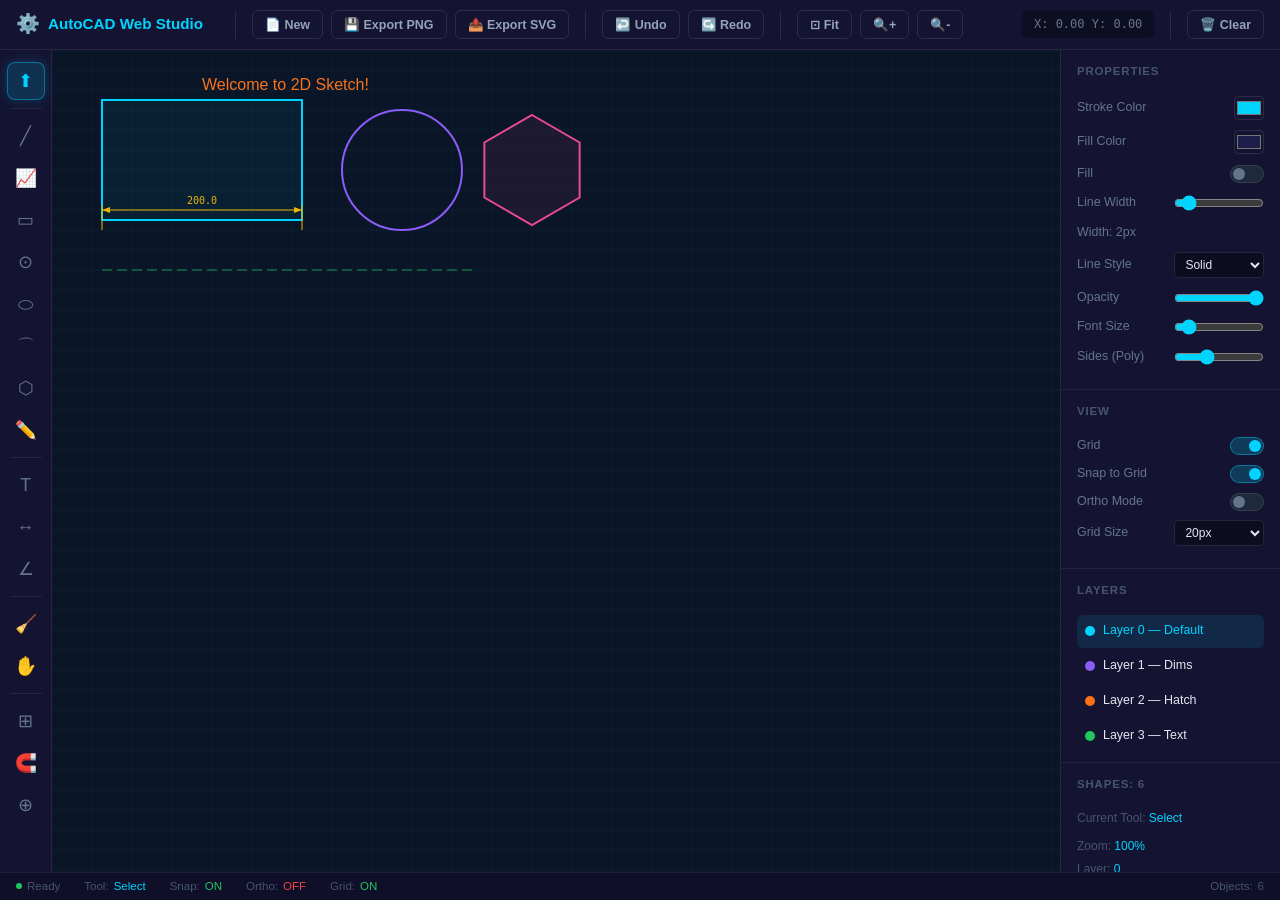
<file: sketch2d.html>
<!DOCTYPE html>
<html lang="en">
<head>
<meta charset="UTF-8">
<meta name="viewport" content="width=device-width, initial-scale=1.0">
<title>2D Sketch — AutoCAD Web Studio</title>
<link rel="stylesheet" href="styles.css">
<style>
* { margin: 0; padding: 0; box-sizing: border-box; }
body { background: #0a1628; color: #e2e8f0; font-family: 'Segoe UI', sans-serif; overflow: hidden; height: 100vh; display: flex; flex-direction: column; }

/* TOP BAR */
.topbar {
  height: 50px;
  background: #141432;
  border-bottom: 1px solid rgba(255,255,255,0.08);
  display: flex;
  align-items: center;
  padding: 0 1rem;
  gap: 0.5rem;
  flex-shrink: 0;
  z-index: 100;
}
.topbar-logo { display:flex;align-items:center;gap:8px;color:#00d4ff;font-weight:700;font-size:0.95rem;text-decoration:none;margin-right:1rem; }
.topbar-logo span { font-size:1.2rem; }
.tb-sep { width:1px;height:28px;background:rgba(255,255,255,0.1);margin:0 0.5rem; }
.tb-btn {
  display: flex;
  align-items: center;
  gap: 5px;
  padding: 0.35rem 0.75rem;
  border-radius: 6px;
  font-size: 0.78rem;
  font-weight: 600;
  cursor: pointer;
  border: 1px solid rgba(255,255,255,0.1);
  background: transparent;
  color: #94a3b8;
  transition: all 0.2s;
}
.tb-btn:hover { background: rgba(0,212,255,0.1); color: #00d4ff; border-color: rgba(0,212,255,0.3); }
.tb-btn.danger:hover { background: rgba(239,68,68,0.15); color: #ef4444; border-color: rgba(239,68,68,0.3); }
.tb-spacer { flex: 1; }
.coords { font-size: 0.75rem; color: #64748b; font-family: monospace; padding: 0.25rem 0.75rem; background: rgba(0,0,0,0.3); border-radius: 5px; }

/* MAIN LAYOUT */
.editor-body { flex: 1; display: flex; overflow: hidden; }

/* LEFT TOOLBAR */
.left-toolbar {
  width: 52px;
  background: #141432;
  border-right: 1px solid rgba(255,255,255,0.08);
  display: flex;
  flex-direction: column;
  align-items: center;
  padding: 0.75rem 0;
  gap: 4px;
  overflow-y: auto;
  flex-shrink: 0;
}
.tool-btn {
  width: 38px; height: 38px;
  border-radius: 8px;
  display: flex; align-items: center; justify-content: center;
  cursor: pointer;
  border: 1px solid transparent;
  background: transparent;
  color: #64748b;
  font-size: 1.1rem;
  transition: all 0.15s;
  position: relative;
  flex-shrink: 0;
}
.tool-btn:hover { background: rgba(0,212,255,0.1); color: #00d4ff; border-color: rgba(0,212,255,0.2); }
.tool-btn.active { background: rgba(0,212,255,0.15); color: #00d4ff; border-color: rgba(0,212,255,0.4); box-shadow: 0 0 12px rgba(0,212,255,0.2); }
.tool-btn title { display: none; }
.tool-sep { width: 32px; height: 1px; background: rgba(255,255,255,0.08); margin: 4px 0; }
.tool-label { font-size: 0.55rem; color: #475569; text-align: center; margin-top: 1px; }

/* CANVAS AREA */
.canvas-area {
  flex: 1;
  position: relative;
  overflow: hidden;
  cursor: crosshair;
  background: #0a1628;
}
#mainCanvas { display: block; width: 100%; height: 100%; }

/* RIGHT PANEL */
.right-panel {
  width: 220px;
  background: #141432;
  border-left: 1px solid rgba(255,255,255,0.08);
  display: flex;
  flex-direction: column;
  overflow-y: auto;
  flex-shrink: 0;
}
.panel-section { border-bottom: 1px solid rgba(255,255,255,0.06); }
.panel-header {
  padding: 0.75rem 1rem 0.5rem;
  font-size: 0.72rem;
  font-weight: 700;
  text-transform: uppercase;
  letter-spacing: 0.8px;
  color: #475569;
}
.panel-body { padding: 0.5rem 1rem 0.75rem; }
.prop-row { display: flex; align-items: center; justify-content: space-between; margin-bottom: 0.6rem; gap: 0.5rem; }
.prop-label { font-size: 0.78rem; color: #64748b; white-space: nowrap; }
.prop-input {
  background: rgba(0,0,0,0.3);
  border: 1px solid rgba(255,255,255,0.1);
  border-radius: 5px;
  color: #e2e8f0;
  font-size: 0.78rem;
  padding: 0.3rem 0.5rem;
  width: 90px;
  text-align: right;
}
.prop-input:focus { outline: none; border-color: rgba(0,212,255,0.4); }
input[type="color"] { width: 30px; height: 24px; border: 1px solid rgba(255,255,255,0.1); border-radius: 4px; cursor: pointer; padding: 0; background: none; }
input[type="range"] { width: 90px; accent-color: #00d4ff; }
.prop-select {
  background: rgba(0,0,0,0.3);
  border: 1px solid rgba(255,255,255,0.1);
  border-radius: 5px;
  color: #e2e8f0;
  font-size: 0.75rem;
  padding: 0.25rem 0.4rem;
  width: 90px;
  cursor: pointer;
}
.prop-select:focus { outline: none; border-color: rgba(0,212,255,0.4); }

/* Toggle */
.toggle-row { display: flex; align-items: center; justify-content: space-between; margin-bottom: 0.5rem; }
.toggle {
  position: relative; width: 34px; height: 18px;
}
.toggle input { opacity: 0; width: 0; height: 0; }
.toggle-slider {
  position: absolute; inset: 0;
  background: #1e293b;
  border-radius: 10px;
  cursor: pointer;
  transition: 0.2s;
  border: 1px solid rgba(255,255,255,0.1);
}
.toggle-slider::before {
  content: ''; position: absolute;
  width: 12px; height: 12px;
  background: #64748b;
  border-radius: 50%;
  top: 2px; left: 2px;
  transition: 0.2s;
}
.toggle input:checked + .toggle-slider { background: rgba(0,212,255,0.2); border-color: rgba(0,212,255,0.4); }
.toggle input:checked + .toggle-slider::before { transform: translateX(16px); background: #00d4ff; }

/* Layer list */
.layer-item {
  display: flex;
  align-items: center;
  gap: 0.5rem;
  padding: 0.4rem 0.5rem;
  border-radius: 6px;
  cursor: pointer;
  font-size: 0.78rem;
  transition: background 0.15s;
  margin-bottom: 2px;
}
.layer-item:hover { background: rgba(255,255,255,0.05); }
.layer-item.active { background: rgba(0,212,255,0.1); color: #00d4ff; }
.layer-dot { width: 10px; height: 10px; border-radius: 50%; flex-shrink: 0; }
.layer-name { flex: 1; }
.layer-vis { font-size: 0.85rem; opacity: 0.5; cursor: pointer; }

/* Status bar */
.statusbar {
  height: 28px;
  background: #0f0f2a;
  border-top: 1px solid rgba(255,255,255,0.06);
  display: flex;
  align-items: center;
  padding: 0 1rem;
  gap: 1.5rem;
  font-size: 0.72rem;
  color: #475569;
  flex-shrink: 0;
}
.status-item { display: flex; align-items: center; gap: 5px; }
.status-dot { width: 6px; height: 6px; border-radius: 50%; background: #22c55e; }

/* Tooltip */
.tooltip {
  position: fixed;
  background: #1e293b;
  border: 1px solid rgba(255,255,255,0.1);
  border-radius: 6px;
  padding: 0.4rem 0.75rem;
  font-size: 0.78rem;
  color: #e2e8f0;
  pointer-events: none;
  z-index: 9999;
  display: none;
  white-space: nowrap;
  box-shadow: 0 4px 16px rgba(0,0,0,0.4);
}
.kbd {
  display: inline-block;
  background: #0f172a;
  border: 1px solid rgba(255,255,255,0.15);
  border-radius: 3px;
  padding: 0 4px;
  font-size: 0.7rem;
  color: #00d4ff;
  margin-left: 5px;
}
</style>
</head>
<body>

<!-- TOP BAR -->
<div class="topbar">
  <a href="index.html" class="topbar-logo"><span>⚙️</span> AutoCAD Web Studio</a>
  <div class="tb-sep"></div>
  <button class="tb-btn" onclick="newDrawing()">📄 New</button>
  <button class="tb-btn" onclick="exportPNG()">💾 Export PNG</button>
  <button class="tb-btn" onclick="exportSVG()">📤 Export SVG</button>
  <div class="tb-sep"></div>
  <button class="tb-btn" onclick="undo()">↩️ Undo</button>
  <button class="tb-btn" onclick="redo()">↪️ Redo</button>
  <div class="tb-sep"></div>
  <button class="tb-btn" onclick="zoomFit()">⊡ Fit</button>
  <button class="tb-btn" onclick="zoom(1.2)">🔍+</button>
  <button class="tb-btn" onclick="zoom(0.8)">🔍-</button>
  <div class="tb-spacer"></div>
  <div class="coords" id="coordDisplay">X: 0.00  Y: 0.00</div>
  <div class="tb-sep"></div>
  <button class="tb-btn danger" onclick="clearAll()">🗑️ Clear</button>
</div>

<!-- BODY -->
<div class="editor-body">

  <!-- LEFT TOOLBAR -->
  <div class="left-toolbar">
    <button class="tool-btn active" data-tool="select" title="Select (V)" onclick="setTool('select')">⬆</button>
    <div class="tool-sep"></div>
    <button class="tool-btn" data-tool="line" title="Line (L)" onclick="setTool('line')">╱</button>
    <button class="tool-btn" data-tool="polyline" title="Polyline (P)" onclick="setTool('polyline')">📈</button>
    <button class="tool-btn" data-tool="rect" title="Rectangle (R)" onclick="setTool('rect')">▭</button>
    <button class="tool-btn" data-tool="circle" title="Circle (C)" onclick="setTool('circle')">⊙</button>
    <button class="tool-btn" data-tool="ellipse" title="Ellipse (E)" onclick="setTool('ellipse')">⬭</button>
    <button class="tool-btn" data-tool="arc" title="Arc (A)" onclick="setTool('arc')">⌒</button>
    <button class="tool-btn" data-tool="polygon" title="Polygon (PG)" onclick="setTool('polygon')">⬡</button>
    <button class="tool-btn" data-tool="freehand" title="Freehand (F)" onclick="setTool('freehand')">✏️</button>
    <div class="tool-sep"></div>
    <button class="tool-btn" data-tool="text" title="Text (T)" onclick="setTool('text')">T</button>
    <button class="tool-btn" data-tool="dimension" title="Dimension (D)" onclick="setTool('dimension')">↔</button>
    <button class="tool-btn" data-tool="angle" title="Angle Dim" onclick="setTool('angle')">∠</button>
    <div class="tool-sep"></div>
    <button class="tool-btn" data-tool="eraser" title="Eraser (X)" onclick="setTool('eraser')">🧹</button>
    <button class="tool-btn" data-tool="pan" title="Pan (Space)" onclick="setTool('pan')">✋</button>
    <div class="tool-sep"></div>
    <button class="tool-btn" title="Grid Toggle (G)" onclick="toggleGrid()">⊞</button>
    <button class="tool-btn" title="Snap Toggle (S)" onclick="toggleSnap()">🧲</button>
    <button class="tool-btn" title="Ortho Toggle (O)" onclick="toggleOrtho()">⊕</button>
  </div>

  <!-- CANVAS -->
  <div class="canvas-area" id="canvasArea">
    <canvas id="mainCanvas"></canvas>
  </div>

  <!-- RIGHT PANEL -->
  <div class="right-panel">

    <div class="panel-section">
      <div class="panel-header">Properties</div>
      <div class="panel-body">
        <div class="prop-row">
          <span class="prop-label">Stroke Color</span>
          <input type="color" id="strokeColor" value="#00d4ff" onchange="updateProps()">
        </div>
        <div class="prop-row">
          <span class="prop-label">Fill Color</span>
          <input type="color" id="fillColor" value="#1e1e4a" onchange="updateProps()">
        </div>
        <div class="prop-row">
          <span class="prop-label">Fill</span>
          <label class="toggle"><input type="checkbox" id="fillEnabled" onchange="updateProps()"><span class="toggle-slider"></span></label>
        </div>
        <div class="prop-row">
          <span class="prop-label">Line Width</span>
          <input type="range" id="lineWidth" min="1" max="12" value="2" onchange="updateProps()">
        </div>
        <div class="prop-row">
          <span class="prop-label">Width: <span id="widthVal">2</span>px</span>
        </div>
        <div class="prop-row">
          <span class="prop-label">Line Style</span>
          <select class="prop-select" id="lineStyle" onchange="updateProps()">
            <option value="solid">Solid</option>
            <option value="dashed">Dashed</option>
            <option value="dotted">Dotted</option>
            <option value="dash-dot">Dash-Dot</option>
          </select>
        </div>
        <div class="prop-row">
          <span class="prop-label">Opacity</span>
          <input type="range" id="opacity" min="10" max="100" value="100" onchange="updateProps()">
        </div>
        <div class="prop-row">
          <span class="prop-label">Font Size</span>
          <input type="range" id="fontSize" min="10" max="72" value="16" onchange="updateProps()">
        </div>
        <div class="prop-row">
          <span class="prop-label">Sides (Poly)</span>
          <input type="range" id="polySides" min="3" max="12" value="6" onchange="updateProps()">
        </div>
      </div>
    </div>

    <div class="panel-section">
      <div class="panel-header">View</div>
      <div class="panel-body">
        <div class="toggle-row">
          <span class="prop-label">Grid</span>
          <label class="toggle"><input type="checkbox" id="gridToggle" checked onchange="toggleGrid()"><span class="toggle-slider"></span></label>
        </div>
        <div class="toggle-row">
          <span class="prop-label">Snap to Grid</span>
          <label class="toggle"><input type="checkbox" id="snapToggle" checked onchange="toggleSnap()"><span class="toggle-slider"></span></label>
        </div>
        <div class="toggle-row">
          <span class="prop-label">Ortho Mode</span>
          <label class="toggle"><input type="checkbox" id="orthoToggle" onchange="toggleOrtho()"><span class="toggle-slider"></span></label>
        </div>
        <div class="prop-row" style="margin-top:0.5rem;">
          <span class="prop-label">Grid Size</span>
          <select class="prop-select" id="gridSize" onchange="redraw()">
            <option value="10">10px</option>
            <option value="20" selected>20px</option>
            <option value="40">40px</option>
            <option value="60">60px</option>
          </select>
        </div>
      </div>
    </div>

    <div class="panel-section">
      <div class="panel-header">Layers</div>
      <div class="panel-body" style="padding-bottom:0.5rem;">
        <div class="layer-item active" onclick="setLayer(0)">
          <div class="layer-dot" style="background:#00d4ff;"></div>
          <span class="layer-name">Layer 0 — Default</span>
        </div>
        <div class="layer-item" onclick="setLayer(1)">
          <div class="layer-dot" style="background:#8b5cf6;"></div>
          <span class="layer-name">Layer 1 — Dims</span>
        </div>
        <div class="layer-item" onclick="setLayer(2)">
          <div class="layer-dot" style="background:#f97316;"></div>
          <span class="layer-name">Layer 2 — Hatch</span>
        </div>
        <div class="layer-item" onclick="setLayer(3)">
          <div class="layer-dot" style="background:#22c55e;"></div>
          <span class="layer-name">Layer 3 — Text</span>
        </div>
      </div>
    </div>

    <div class="panel-section">
      <div class="panel-header">Shapes: <span id="shapeCount">0</span></div>
      <div class="panel-body" style="font-size:0.75rem;color:#475569;">
        <div>Current Tool: <span id="currentToolLabel" style="color:#00d4ff;">Select</span></div>
        <div style="margin-top:0.5rem;">Zoom: <span id="zoomLabel" style="color:#00d4ff;">100%</span></div>
        <div style="margin-top:0.25rem;">Layer: <span id="layerLabel" style="color:#00d4ff;">0</span></div>
      </div>
    </div>

    <div class="panel-section">
      <div class="panel-header">Shortcuts</div>
      <div class="panel-body" style="font-size:0.72rem;color:#475569;line-height:2;">
        <div><kbd class="kbd">V</kbd> Select</div>
        <div><kbd class="kbd">L</kbd> Line</div>
        <div><kbd class="kbd">R</kbd> Rect</div>
        <div><kbd class="kbd">C</kbd> Circle</div>
        <div><kbd class="kbd">T</kbd> Text</div>
        <div><kbd class="kbd">X</kbd> Eraser</div>
        <div><kbd class="kbd">G</kbd> Grid</div>
        <div><kbd class="kbd">O</kbd> Ortho</div>
        <div><kbd class="kbd">Ctrl+Z</kbd> Undo</div>
        <div><kbd class="kbd">Del</kbd> Delete</div>
      </div>
    </div>

  </div>
</div>

<!-- STATUS BAR -->
<div class="statusbar">
  <div class="status-item"><div class="status-dot"></div> Ready</div>
  <div class="status-item">Tool: <span id="statusTool" style="color:#00d4ff;">Select</span></div>
  <div class="status-item">Snap: <span id="statusSnap" style="color:#22c55e;">ON</span></div>
  <div class="status-item">Ortho: <span id="statusOrtho" style="color:#ef4444;">OFF</span></div>
  <div class="status-item">Grid: <span id="statusGrid" style="color:#22c55e;">ON</span></div>
  <div class="status-item" style="margin-left:auto;">Objects: <span id="statusCount">0</span></div>
</div>

<div class="tooltip" id="tooltip"></div>

<script>
const canvas = document.getElementById('mainCanvas');
const ctx = canvas.getContext('2d');
const area = document.getElementById('canvasArea');

let shapes = [];
let history = [[]];
let historyIndex = 0;
let currentTool = 'select';
let drawing = false;
let startX, startY, currentX, currentY;
let points = []; // for polyline
let showGrid = true;
let snapEnabled = true;
let orthoEnabled = false;
let zoomLevel = 1;
let panX = 0, panY = 0;
let isPanning = false;
let panStartX, panStartY;
let currentLayer = 0;
let selectedShape = null;

let props = {
  strokeColor: '#00d4ff',
  fillColor: '#1e1e4a',
  fillEnabled: false,
  lineWidth: 2,
  lineStyle: 'solid',
  opacity: 1,
  fontSize: 16,
  polySides: 6
};

function resize() {
  canvas.width = area.clientWidth;
  canvas.height = area.clientHeight;
  redraw();
}

window.addEventListener('resize', resize);
resize();

// ===== TOOL MANAGEMENT =====
const toolNames = { select:'Select', line:'Line', polyline:'Polyline', rect:'Rectangle', circle:'Circle', ellipse:'Ellipse', arc:'Arc', polygon:'Polygon', freehand:'Freehand', text:'Text', dimension:'Dimension', angle:'Angle Dim', eraser:'Eraser', pan:'Pan' };

function setTool(t) {
  currentTool = t;
  points = [];
  drawing = false;
  document.querySelectorAll('.tool-btn[data-tool]').forEach(b => b.classList.toggle('active', b.dataset.tool === t));
  canvas.style.cursor = t === 'pan' ? 'grab' : t === 'eraser' ? 'cell' : 'crosshair';
  document.getElementById('currentToolLabel').textContent = toolNames[t] || t;
  document.getElementById('statusTool').textContent = toolNames[t] || t;
}

// ===== GRID =====
function getGridSize() { return parseInt(document.getElementById('gridSize').value); }

function drawGrid() {
  if (!showGrid) return;
  const gs = getGridSize() * zoomLevel;
  const ox = panX % gs;
  const oy = panY % gs;
  ctx.save();
  ctx.strokeStyle = 'rgba(0,212,255,0.07)';
  ctx.lineWidth = 0.5;
  for (let x = ox; x < canvas.width; x += gs) { ctx.beginPath(); ctx.moveTo(x,0); ctx.lineTo(x,canvas.height); ctx.stroke(); }
  for (let y = oy; y < canvas.height; y += gs) { ctx.beginPath(); ctx.moveTo(0,y); ctx.lineTo(canvas.width,y); ctx.stroke(); }
  ctx.restore();
}

function snap(x, y) {
  if (!snapEnabled) return { x, y };
  const gs = getGridSize() * zoomLevel;
  return { x: Math.round((x - panX) / gs) * gs + panX, y: Math.round((y - panY) / gs) * gs + panY };
}

function toWorld(x, y) { return { x: (x - panX) / zoomLevel, y: (y - panY) / zoomLevel }; }
function toScreen(x, y) { return { x: x * zoomLevel + panX, y: y * zoomLevel + panY }; }

// ===== DRAW SHAPE =====
function applyStyle(s) {
  ctx.globalAlpha = s.opacity || 1;
  ctx.strokeStyle = s.strokeColor;
  ctx.lineWidth = (s.lineWidth || 2) * zoomLevel;
  ctx.fillStyle = s.fillColor || 'transparent';
  if (s.lineStyle === 'dashed') ctx.setLineDash([10*zoomLevel, 5*zoomLevel]);
  else if (s.lineStyle === 'dotted') ctx.setLineDash([2*zoomLevel, 6*zoomLevel]);
  else if (s.lineStyle === 'dash-dot') ctx.setLineDash([10*zoomLevel, 4*zoomLevel, 2*zoomLevel, 4*zoomLevel]);
  else ctx.setLineDash([]);
}

function drawShape(s) {
  const p = (x,y) => toScreen(x,y);
  ctx.save();
  applyStyle(s);
  ctx.beginPath();

  if (s.type === 'line') {
    const a = p(s.x1,s.y1), b = p(s.x2,s.y2);
    ctx.moveTo(a.x,a.y); ctx.lineTo(b.x,b.y); ctx.stroke();
  } else if (s.type === 'polyline') {
    if (s.points.length < 2) { ctx.restore(); return; }
    const sp = p(s.points[0].x, s.points[0].y);
    ctx.moveTo(sp.x, sp.y);
    for (let i = 1; i < s.points.length; i++) { const pp = p(s.points[i].x, s.points[i].y); ctx.lineTo(pp.x, pp.y); }
    ctx.stroke();
  } else if (s.type === 'rect') {
    const a = p(s.x,s.y); const w = s.w * zoomLevel; const h = s.h * zoomLevel;
    ctx.rect(a.x, a.y, w, h);
    if (s.fillEnabled) ctx.fill(); ctx.stroke();
  } else if (s.type === 'circle') {
    const c = p(s.cx,s.cy);
    ctx.arc(c.x, c.y, s.r * zoomLevel, 0, Math.PI*2);
    if (s.fillEnabled) ctx.fill(); ctx.stroke();
  } else if (s.type === 'ellipse') {
    const c = p(s.cx,s.cy);
    ctx.ellipse(c.x, c.y, s.rx * zoomLevel, s.ry * zoomLevel, 0, 0, Math.PI*2);
    if (s.fillEnabled) ctx.fill(); ctx.stroke();
  } else if (s.type === 'arc') {
    const c = p(s.cx,s.cy);
    ctx.arc(c.x, c.y, s.r * zoomLevel, s.startAngle, s.endAngle);
    ctx.stroke();
  } else if (s.type === 'polygon') {
    const c = p(s.cx,s.cy); const r = s.r * zoomLevel; const n = s.sides;
    for (let i = 0; i < n; i++) {
      const angle = (i / n) * Math.PI * 2 - Math.PI/2;
      const x = c.x + r * Math.cos(angle); const y = c.y + r * Math.sin(angle);
      i === 0 ? ctx.moveTo(x,y) : ctx.lineTo(x,y);
    }
    ctx.closePath();
    if (s.fillEnabled) ctx.fill(); ctx.stroke();
  } else if (s.type === 'freehand') {
    if (s.points.length < 2) { ctx.restore(); return; }
    const fp = p(s.points[0].x, s.points[0].y);
    ctx.moveTo(fp.x, fp.y);
    for (let i = 1; i < s.points.length; i++) { const pp = p(s.points[i].x, s.points[i].y); ctx.lineTo(pp.x,pp.y); }
    ctx.stroke();
  } else if (s.type === 'text') {
    const tp = p(s.x, s.y);
    ctx.font = `${s.fontSize * zoomLevel}px Segoe UI, sans-serif`;
    ctx.fillStyle = s.strokeColor;
    ctx.globalAlpha = s.opacity || 1;
    ctx.fillText(s.text, tp.x, tp.y);
  } else if (s.type === 'dimension') {
    const a = p(s.x1,s.y1), b = p(s.x2,s.y2);
    const offset = 20 * zoomLevel;
    ctx.strokeStyle = '#eab308';
    ctx.fillStyle = '#eab308';
    ctx.lineWidth = 1 * zoomLevel;
    ctx.setLineDash([]);
    // dim line
    ctx.beginPath(); ctx.moveTo(a.x, a.y - offset); ctx.lineTo(b.x, b.y - offset); ctx.stroke();
    // ext lines
    ctx.beginPath(); ctx.moveTo(a.x, a.y); ctx.lineTo(a.x, a.y - offset - 5); ctx.stroke();
    ctx.beginPath(); ctx.moveTo(b.x, b.y); ctx.lineTo(b.x, b.y - offset - 5); ctx.stroke();
    // arrows
    const arr = 8 * zoomLevel;
    ctx.beginPath(); ctx.moveTo(a.x, a.y-offset); ctx.lineTo(a.x+arr, a.y-offset-3); ctx.lineTo(a.x+arr, a.y-offset+3); ctx.closePath(); ctx.fill();
    ctx.beginPath(); ctx.moveTo(b.x, b.y-offset); ctx.lineTo(b.x-arr, b.y-offset-3); ctx.lineTo(b.x-arr, b.y-offset+3); ctx.closePath(); ctx.fill();
    // label
    const dist = Math.abs(s.x2-s.x1).toFixed(1);
    ctx.font = `${10 * zoomLevel}px monospace`;
    ctx.fillText(`${dist}`, (a.x+b.x)/2 - 15, a.y - offset - 6);
  }

  ctx.restore();

  // selection highlight
  if (s === selectedShape) {
    ctx.save();
    ctx.strokeStyle = 'rgba(255,255,255,0.6)';
    ctx.lineWidth = 1;
    ctx.setLineDash([4,4]);
    const bb = getBBox(s);
    if (bb) {
      const sp = toScreen(bb.x-5, bb.y-5);
      ctx.strokeRect(sp.x, sp.y, (bb.w+10)*zoomLevel, (bb.h+10)*zoomLevel);
    }
    ctx.restore();
  }
}

function getBBox(s) {
  if (s.type === 'line' || s.type === 'dimension') {
    return { x: Math.min(s.x1,s.x2), y: Math.min(s.y1,s.y2), w: Math.abs(s.x2-s.x1), h: Math.abs(s.y2-s.y1) };
  } else if (s.type === 'rect') {
    return { x: s.x, y: s.y, w: s.w, h: s.h };
  } else if (s.type === 'circle' || s.type === 'polygon') {
    return { x: s.cx-s.r, y: s.cy-s.r, w: s.r*2, h: s.r*2 };
  } else if (s.type === 'ellipse') {
    return { x: s.cx-s.rx, y: s.cy-s.ry, w: s.rx*2, h: s.ry*2 };
  } else if (s.type === 'text') {
    return { x: s.x, y: s.y-s.fontSize, w: 100, h: s.fontSize };
  } else if (s.type === 'polyline' || s.type === 'freehand') {
    if (!s.points.length) return null;
    const xs = s.points.map(p=>p.x); const ys = s.points.map(p=>p.y);
    const mn = {x:Math.min(...xs),y:Math.min(...ys)};
    return { x: mn.x, y: mn.y, w: Math.max(...xs)-mn.x, h: Math.max(...ys)-mn.y };
  }
  return null;
}

// ===== REDRAW =====
function redraw() {
  ctx.clearRect(0, 0, canvas.width, canvas.height);
  // dark bg
  ctx.fillStyle = '#0a1628';
  ctx.fillRect(0, 0, canvas.width, canvas.height);
  drawGrid();
  shapes.forEach(drawShape);
  drawPreview();
}

// ===== PREVIEW =====
function drawPreview() {
  if (!drawing) return;
  ctx.save();
  ctx.globalAlpha = 0.6;
  ctx.strokeStyle = props.strokeColor;
  ctx.lineWidth = props.lineWidth * zoomLevel;
  ctx.setLineDash([5,5]);

  const wx = toWorld(currentX, currentY);
  const wsx = toWorld(startX, startY);

  if (currentTool === 'line' || currentTool === 'dimension') {
    let ex = currentX, ey = currentY;
    if (orthoEnabled) {
      if (Math.abs(currentX-startX) > Math.abs(currentY-startY)) ey = startY; else ex = startX;
    }
    ctx.beginPath(); ctx.moveTo(startX, startY); ctx.lineTo(ex, ey); ctx.stroke();
  } else if (currentTool === 'rect') {
    const w = currentX-startX, h = currentY-startY;
    if (props.fillEnabled) { ctx.fillStyle = props.fillColor; ctx.globalAlpha = 0.3; ctx.fillRect(startX, startY, w, h); ctx.globalAlpha = 0.6; }
    ctx.strokeRect(startX, startY, w, h);
  } else if (currentTool === 'circle') {
    const r = Math.hypot(currentX-startX, currentY-startY);
    ctx.beginPath(); ctx.arc(startX, startY, r, 0, Math.PI*2);
    if (props.fillEnabled) { ctx.fillStyle = props.fillColor; ctx.globalAlpha = 0.3; ctx.fill(); ctx.globalAlpha = 0.6; }
    ctx.stroke();
  } else if (currentTool === 'ellipse') {
    const rx = Math.abs(currentX-startX), ry = Math.abs(currentY-startY);
    ctx.beginPath(); ctx.ellipse(startX, startY, rx, ry, 0, 0, Math.PI*2);
    if (props.fillEnabled) { ctx.fillStyle = props.fillColor; ctx.globalAlpha = 0.3; ctx.fill(); ctx.globalAlpha = 0.6; }
    ctx.stroke();
  } else if (currentTool === 'polygon') {
    const r = Math.hypot(currentX-startX, currentY-startY);
    const n = props.polySides;
    ctx.beginPath();
    for (let i = 0; i < n; i++) {
      const angle = (i/n)*Math.PI*2 - Math.PI/2;
      const x = startX + r*Math.cos(angle), y = startY + r*Math.sin(angle);
      i===0 ? ctx.moveTo(x,y) : ctx.lineTo(x,y);
    }
    ctx.closePath();
    if (props.fillEnabled) { ctx.fillStyle = props.fillColor; ctx.globalAlpha = 0.3; ctx.fill(); ctx.globalAlpha = 0.6; }
    ctx.stroke();
  } else if (currentTool === 'polyline' && points.length > 0) {
    const sp = points[0];
    ctx.beginPath(); ctx.moveTo(sp.sx, sp.sy);
    for (let i = 1; i < points.length; i++) ctx.lineTo(points[i].sx, points[i].sy);
    ctx.lineTo(currentX, currentY);
    ctx.stroke();
  }
  ctx.restore();
}

// ===== MOUSE EVENTS =====
function getPos(e) {
  const r = canvas.getBoundingClientRect();
  let x = e.clientX - r.left;
  let y = e.clientY - r.top;
  const s = snap(x, y);
  return { x: s.x, y: s.y, wx: toWorld(s.x,s.y).x, wy: toWorld(s.x,s.y).y };
}

canvas.addEventListener('mousemove', e => {
  const pos = getPos(e);
  currentX = pos.x; currentY = pos.y;
  document.getElementById('coordDisplay').textContent = `X: ${pos.wx.toFixed(2)}  Y: ${pos.wy.toFixed(2)}`;

  if (isPanning) {
    panX += e.clientX - panStartX;
    panY += e.clientY - panStartY;
    panStartX = e.clientX; panStartY = e.clientY;
  } else if (drawing && currentTool === 'freehand') {
    const world = toWorld(pos.x, pos.y);
    shapes[shapes.length-1].points.push({ x: world.x, y: world.y });
  }
  redraw();
});

canvas.addEventListener('mousedown', e => {
  if (e.button !== 0) return;
  const pos = getPos(e);

  if (currentTool === 'pan' || e.button === 1) {
    isPanning = true; panStartX = e.clientX; panStartY = e.clientY;
    canvas.style.cursor = 'grabbing'; return;
  }

  if (currentTool === 'select') {
    selectedShape = null;
    for (let i = shapes.length-1; i >= 0; i--) {
      const bb = getBBox(shapes[i]);
      if (bb) {
        const sp = toScreen(bb.x, bb.y);
        if (pos.x >= sp.x && pos.x <= sp.x + bb.w*zoomLevel &&
            pos.y >= sp.y && pos.y <= sp.y + bb.h*zoomLevel) {
          selectedShape = shapes[i]; break;
        }
      }
    }
    redraw(); return;
  }

  if (currentTool === 'eraser') {
    const wx = toWorld(pos.x, pos.y);
    for (let i = shapes.length-1; i >= 0; i--) {
      const bb = getBBox(shapes[i]);
      if (bb && wx.x >= bb.x-5 && wx.x <= bb.x+bb.w+5 && wx.y >= bb.y-5 && wx.y <= bb.y+bb.h+5) {
        shapes.splice(i, 1); saveHistory(); redraw(); return;
      }
    }
    return;
  }

  if (currentTool === 'text') {
    const txt = prompt('Enter text:');
    if (txt) {
      const world = toWorld(pos.x, pos.y);
      shapes.push({ type:'text', x:world.x, y:world.y, text:txt, ...getShapeProps() });
      saveHistory(); redraw();
    }
    return;
  }

  if (currentTool === 'polyline') {
    if (!drawing) {
      drawing = true; points = [{ sx: pos.x, sy: pos.y, ...toWorld(pos.x,pos.y) }];
    } else {
      points.push({ sx: pos.x, sy: pos.y, ...toWorld(pos.x,pos.y) });
    }
    return;
  }

  if (currentTool === 'freehand') {
    drawing = true;
    const world = toWorld(pos.x, pos.y);
    shapes.push({ type:'freehand', points:[{x:world.x,y:world.y}], ...getShapeProps() });
    return;
  }

  startX = pos.x; startY = pos.y; drawing = true;
});

canvas.addEventListener('mouseup', e => {
  if (isPanning) { isPanning = false; canvas.style.cursor = currentTool==='pan'?'grab':'crosshair'; return; }
  if (!drawing) return;

  const pos = getPos(e);
  if (currentTool === 'freehand') { drawing = false; saveHistory(); return; }
  if (currentTool === 'polyline') return;

  let ex = pos.x, ey = pos.y;
  if (orthoEnabled && (currentTool === 'line' || currentTool === 'dimension')) {
    if (Math.abs(ex-startX) > Math.abs(ey-startY)) ey = startY; else ex = startX;
  }

  const ws = toWorld(startX, startY), we = toWorld(ex, ey);
  const d = Math.hypot(ex-startX, ey-startY);
  if (d < 3) { drawing = false; return; }

  let shape = null;
  const sp = getShapeProps();

  if (currentTool === 'line') shape = { type:'line', x1:ws.x, y1:ws.y, x2:we.x, y2:we.y, ...sp };
  else if (currentTool === 'rect') shape = { type:'rect', x:Math.min(ws.x,we.x), y:Math.min(ws.y,we.y), w:Math.abs(we.x-ws.x), h:Math.abs(we.y-ws.y), ...sp };
  else if (currentTool === 'circle') shape = { type:'circle', cx:ws.x, cy:ws.y, r:Math.hypot(we.x-ws.x,we.y-ws.y), ...sp };
  else if (currentTool === 'ellipse') shape = { type:'ellipse', cx:ws.x, cy:ws.y, rx:Math.abs(we.x-ws.x), ry:Math.abs(we.y-ws.y), ...sp };
  else if (currentTool === 'arc') shape = { type:'arc', cx:ws.x, cy:ws.y, r:Math.hypot(we.x-ws.x,we.y-ws.y), startAngle:0, endAngle:Math.PI, ...sp };
  else if (currentTool === 'polygon') shape = { type:'polygon', cx:ws.x, cy:ws.y, r:Math.hypot(we.x-ws.x,we.y-ws.y), sides:props.polySides, ...sp };
  else if (currentTool === 'dimension') shape = { type:'dimension', x1:ws.x, y1:ws.y, x2:we.x, y2:we.y, ...sp };

  if (shape) { shapes.push(shape); saveHistory(); }
  drawing = false;
  document.getElementById('shapeCount').textContent = shapes.length;
  document.getElementById('statusCount').textContent = shapes.length;
  redraw();
});

// Double click to finish polyline
canvas.addEventListener('dblclick', () => {
  if (currentTool === 'polyline' && points.length >= 2) {
    shapes.push({ type:'polyline', points: points.map(p=>({x:p.x, y:p.y})), ...getShapeProps() });
    saveHistory(); points = []; drawing = false;
    document.getElementById('shapeCount').textContent = shapes.length;
    redraw();
  }
});

// Zoom with wheel
canvas.addEventListener('wheel', e => {
  e.preventDefault();
  const rect = canvas.getBoundingClientRect();
  const mx = e.clientX - rect.left;
  const my = e.clientY - rect.top;
  const factor = e.deltaY < 0 ? 1.12 : 0.88;
  panX = mx - (mx - panX) * factor;
  panY = my - (my - panY) * factor;
  zoomLevel *= factor;
  zoomLevel = Math.min(Math.max(zoomLevel, 0.1), 20);
  document.getElementById('zoomLabel').textContent = Math.round(zoomLevel*100) + '%';
  redraw();
}, { passive: false });

function getShapeProps() {
  return {
    strokeColor: props.strokeColor,
    fillColor: props.fillColor,
    fillEnabled: props.fillEnabled,
    lineWidth: props.lineWidth,
    lineStyle: props.lineStyle,
    opacity: props.opacity,
    fontSize: props.fontSize,
    layer: currentLayer
  };
}

// ===== HISTORY =====
function saveHistory() {
  history = history.slice(0, historyIndex + 1);
  history.push(JSON.parse(JSON.stringify(shapes)));
  historyIndex = history.length - 1;
  document.getElementById('shapeCount').textContent = shapes.length;
  document.getElementById('statusCount').textContent = shapes.length;
}

function undo() {
  if (historyIndex > 0) { historyIndex--; shapes = JSON.parse(JSON.stringify(history[historyIndex])); redraw(); }
}
function redo() {
  if (historyIndex < history.length-1) { historyIndex++; shapes = JSON.parse(JSON.stringify(history[historyIndex])); redraw(); }
}

// ===== PROPS UPDATE =====
function updateProps() {
  props.strokeColor = document.getElementById('strokeColor').value;
  props.fillColor = document.getElementById('fillColor').value;
  props.fillEnabled = document.getElementById('fillEnabled').checked;
  props.lineWidth = parseInt(document.getElementById('lineWidth').value);
  props.lineStyle = document.getElementById('lineStyle').value;
  props.opacity = parseInt(document.getElementById('opacity').value) / 100;
  props.fontSize = parseInt(document.getElementById('fontSize').value);
  props.polySides = parseInt(document.getElementById('polySides').value);
  document.getElementById('widthVal').textContent = props.lineWidth;
}

function toggleGrid() {
  showGrid = document.getElementById('gridToggle').checked;
  document.getElementById('statusGrid').textContent = showGrid ? 'ON' : 'OFF';
  document.getElementById('statusGrid').style.color = showGrid ? '#22c55e' : '#ef4444';
  redraw();
}
function toggleSnap() {
  snapEnabled = document.getElementById('snapToggle').checked;
  document.getElementById('statusSnap').textContent = snapEnabled ? 'ON' : 'OFF';
  document.getElementById('statusSnap').style.color = snapEnabled ? '#22c55e' : '#ef4444';
}
function toggleOrtho() {
  orthoEnabled = document.getElementById('orthoToggle').checked;
  document.getElementById('statusOrtho').textContent = orthoEnabled ? 'ON' : 'OFF';
  document.getElementById('statusOrtho').style.color = orthoEnabled ? '#22c55e' : '#ef4444';
}

function setLayer(n) {
  currentLayer = n;
  document.querySelectorAll('.layer-item').forEach((el,i) => el.classList.toggle('active', i===n));
  document.getElementById('layerLabel').textContent = n;
}

function newDrawing() {
  if (shapes.length && !confirm('Clear drawing and start new?')) return;
  shapes = []; history = [[]]; historyIndex = 0;
  selectedShape = null; zoomLevel = 1; panX = 0; panY = 0;
  redraw();
}

function clearAll() {
  if (!confirm('Clear all shapes?')) return;
  shapes = []; saveHistory(); redraw();
}

function zoomFit() {
  zoomLevel = 1; panX = 0; panY = 0;
  document.getElementById('zoomLabel').textContent = '100%';
  redraw();
}

function zoom(f) {
  const cx = canvas.width/2, cy = canvas.height/2;
  panX = cx - (cx - panX) * f;
  panY = cy - (cy - panY) * f;
  zoomLevel *= f;
  zoomLevel = Math.min(Math.max(zoomLevel, 0.1), 20);
  document.getElementById('zoomLabel').textContent = Math.round(zoomLevel*100) + '%';
  redraw();
}

function exportPNG() {
  const link = document.createElement('a');
  link.download = 'drawing.png';
  link.href = canvas.toDataURL('image/png');
  link.click();
}

function exportSVG() {
  alert('SVG export: for full SVG support, use the File > Export menu in the full version.');
}

// ===== KEYBOARD =====
document.addEventListener('keydown', e => {
  if (e.target.tagName === 'INPUT' || e.target.tagName === 'SELECT') return;
  const k = e.key.toLowerCase();
  if (e.ctrlKey && k === 'z') { undo(); return; }
  if (e.ctrlKey && k === 'y') { redo(); return; }
  if (k === 'delete' || k === 'backspace') {
    if (selectedShape) { shapes.splice(shapes.indexOf(selectedShape),1); selectedShape=null; saveHistory(); redraw(); }
    return;
  }
  const map = { v:'select', l:'line', r:'rect', c:'circle', e:'ellipse', p:'polyline', f:'freehand', t:'text', d:'dimension', x:'eraser', ' ':'pan' };
  if (map[k]) setTool(map[k]);
  if (k === 'g') { const t = document.getElementById('gridToggle'); t.checked = !t.checked; toggleGrid(); }
  if (k === 'o') { const t = document.getElementById('orthoToggle'); t.checked = !t.checked; toggleOrtho(); }
  if (k === 's' && !e.ctrlKey) { const t = document.getElementById('snapToggle'); t.checked = !t.checked; toggleSnap(); }
  if (k === 'escape') { drawing = false; points = []; setTool('select'); redraw(); }
  if (k === '+' || k === '=') zoom(1.2);
  if (k === '-') zoom(0.8);
});

// space for pan
document.addEventListener('keydown', e => { if (e.code === 'Space' && e.target === document.body) { e.preventDefault(); } });

// initial drawing
setTimeout(() => {
  // Draw welcome shapes
  const ws = [
    { type:'rect', x:50, y:50, w:200, h:120, strokeColor:'#00d4ff', fillEnabled:true, fillColor:'rgba(0,212,255,0.05)', lineWidth:2, lineStyle:'solid', opacity:1, layer:0 },
    { type:'circle', cx:350, cy:120, r:60, strokeColor:'#8b5cf6', fillEnabled:false, fillColor:'#1e1e4a', lineWidth:2, lineStyle:'solid', opacity:1, layer:0 },
    { type:'line', x1:50, y1:220, x2:420, y2:220, strokeColor:'#22c55e', lineWidth:1, lineStyle:'dashed', opacity:0.7, layer:0 },
    { type:'dimension', x1:50, y1:180, x2:250, y2:180, strokeColor:'#eab308', lineWidth:1, lineStyle:'solid', opacity:1, layer:1 },
    { type:'text', x:150, y:40, text:'Welcome to 2D Sketch!', strokeColor:'#f97316', lineWidth:1, lineStyle:'solid', opacity:1, fontSize:16, layer:3 },
    { type:'polygon', cx:480, cy:120, r:55, sides:6, strokeColor:'#ec4899', fillEnabled:true, fillColor:'rgba(236,72,153,0.08)', lineWidth:2, lineStyle:'solid', opacity:1, layer:0 },
  ];
  shapes = ws;
  saveHistory();
  redraw();
}, 100);
</script>
</body>
</html>
</file>
<file: styles.css>
/* ============================================
   AutoCAD Web Studio - Global Styles
   ============================================ */

:root {
  --bg-primary: #0a0f2e;
  --bg-secondary: #141432;
  --bg-card: #1e1e4a;
  --bg-card-hover: #252560;
  --cyan: #00d4ff;
  --purple: #8b5cf6;
  --orange: #f97316;
  --green: #22c55e;
  --pink: #ec4899;
  --yellow: #eab308;
  --text: #e2e8f0;
  --text-muted: #94a3b8;
  --border: rgba(255,255,255,0.08);
  --shadow: 0 8px 32px rgba(0,0,0,0.4);
  --radius: 12px;
  --radius-lg: 20px;
  --nav-height: 70px;
}

* { margin: 0; padding: 0; box-sizing: border-box; }

html { scroll-behavior: smooth; }

body {
  font-family: 'Segoe UI', system-ui, -apple-system, sans-serif;
  background: var(--bg-primary);
  color: var(--text);
  line-height: 1.6;
  min-height: 100vh;
}

/* ===== SCROLLBAR ===== */
::-webkit-scrollbar { width: 6px; height: 6px; }
::-webkit-scrollbar-track { background: var(--bg-secondary); }
::-webkit-scrollbar-thumb { background: var(--purple); border-radius: 3px; }

/* ===== NAVBAR ===== */
.navbar {
  position: fixed;
  top: 0; left: 0; right: 0;
  height: var(--nav-height);
  background: rgba(10, 15, 46, 0.95);
  backdrop-filter: blur(20px);
  border-bottom: 1px solid var(--border);
  z-index: 1000;
  display: flex;
  align-items: center;
  justify-content: space-between;
  padding: 0 2rem;
}

.nav-logo {
  display: flex;
  align-items: center;
  gap: 10px;
  text-decoration: none;
  font-size: 1.4rem;
  font-weight: 800;
  letter-spacing: -0.5px;
}
.nav-logo .logo-icon {
  width: 40px; height: 40px;
  background: linear-gradient(135deg, var(--cyan), var(--purple));
  border-radius: 10px;
  display: flex; align-items: center; justify-content: center;
  font-size: 1.2rem;
  box-shadow: 0 0 20px rgba(0,212,255,0.3);
}
.nav-logo span { background: linear-gradient(135deg, var(--cyan), var(--purple)); -webkit-background-clip: text; -webkit-text-fill-color: transparent; }

.nav-links {
  display: flex;
  align-items: center;
  gap: 0.5rem;
  list-style: none;
}

.nav-links a {
  text-decoration: none;
  color: var(--text-muted);
  padding: 0.5rem 1rem;
  border-radius: 8px;
  font-size: 0.9rem;
  font-weight: 500;
  transition: all 0.2s;
  position: relative;
}
.nav-links a:hover, .nav-links a.active {
  color: var(--cyan);
  background: rgba(0,212,255,0.1);
}

.nav-cta {
  background: linear-gradient(135deg, var(--cyan), var(--purple)) !important;
  color: white !important;
  padding: 0.5rem 1.5rem !important;
  border-radius: 50px !important;
  font-weight: 600 !important;
}
.nav-cta:hover { opacity: 0.9; transform: translateY(-1px); box-shadow: 0 4px 20px rgba(0,212,255,0.4) !important; }

/* ===== PAGE WRAPPER ===== */
.page-content {
  padding-top: var(--nav-height);
  min-height: 100vh;
}

/* ===== SECTION ===== */
.section {
  padding: 5rem 2rem;
  max-width: 1200px;
  margin: 0 auto;
}

.section-title {
  font-size: clamp(1.8rem, 4vw, 2.8rem);
  font-weight: 800;
  text-align: center;
  margin-bottom: 0.75rem;
}
.section-subtitle {
  text-align: center;
  color: var(--text-muted);
  font-size: 1.1rem;
  margin-bottom: 3rem;
}

/* ===== GRADIENT TEXT ===== */
.gradient-cyan { background: linear-gradient(135deg, var(--cyan), #0095ff); -webkit-background-clip: text; -webkit-text-fill-color: transparent; }
.gradient-purple { background: linear-gradient(135deg, var(--purple), var(--pink)); -webkit-background-clip: text; -webkit-text-fill-color: transparent; }
.gradient-orange { background: linear-gradient(135deg, var(--orange), var(--yellow)); -webkit-background-clip: text; -webkit-text-fill-color: transparent; }
.gradient-green { background: linear-gradient(135deg, var(--green), var(--cyan)); -webkit-background-clip: text; -webkit-text-fill-color: transparent; }

/* ===== CARDS ===== */
.card {
  background: var(--bg-card);
  border: 1px solid var(--border);
  border-radius: var(--radius);
  padding: 1.5rem;
  transition: all 0.3s;
}
.card:hover {
  background: var(--bg-card-hover);
  transform: translateY(-4px);
  box-shadow: var(--shadow);
  border-color: rgba(0,212,255,0.2);
}

/* ===== BUTTONS ===== */
.btn {
  display: inline-flex;
  align-items: center;
  gap: 0.5rem;
  padding: 0.75rem 1.75rem;
  border-radius: 50px;
  font-size: 0.95rem;
  font-weight: 600;
  cursor: pointer;
  border: none;
  text-decoration: none;
  transition: all 0.3s;
}
.btn-primary {
  background: linear-gradient(135deg, var(--cyan), var(--purple));
  color: white;
  box-shadow: 0 4px 20px rgba(0,212,255,0.3);
}
.btn-primary:hover { opacity: 0.9; transform: translateY(-2px); box-shadow: 0 8px 30px rgba(0,212,255,0.4); }
.btn-outline {
  background: transparent;
  color: var(--cyan);
  border: 2px solid var(--cyan);
}
.btn-outline:hover { background: rgba(0,212,255,0.1); transform: translateY(-2px); }
.btn-secondary {
  background: var(--bg-card);
  color: var(--text);
  border: 1px solid var(--border);
}
.btn-secondary:hover { background: var(--bg-card-hover); border-color: var(--purple); }

/* ===== GRID ===== */
.grid-2 { display: grid; grid-template-columns: repeat(auto-fit, minmax(280px, 1fr)); gap: 1.5rem; }
.grid-3 { display: grid; grid-template-columns: repeat(auto-fit, minmax(240px, 1fr)); gap: 1.5rem; }
.grid-4 { display: grid; grid-template-columns: repeat(auto-fit, minmax(200px, 1fr)); gap: 1.5rem; }

/* ===== BADGE ===== */
.badge {
  display: inline-flex;
  align-items: center;
  gap: 6px;
  padding: 0.35rem 1rem;
  border-radius: 50px;
  font-size: 0.8rem;
  font-weight: 600;
  text-transform: uppercase;
  letter-spacing: 0.5px;
}
.badge-cyan { background: rgba(0,212,255,0.15); color: var(--cyan); border: 1px solid rgba(0,212,255,0.3); }
.badge-purple { background: rgba(139,92,246,0.15); color: var(--purple); border: 1px solid rgba(139,92,246,0.3); }
.badge-orange { background: rgba(249,115,22,0.15); color: var(--orange); border: 1px solid rgba(249,115,22,0.3); }
.badge-green { background: rgba(34,197,94,0.15); color: var(--green); border: 1px solid rgba(34,197,94,0.3); }

/* ===== FOOTER ===== */
footer {
  background: var(--bg-secondary);
  border-top: 1px solid var(--border);
  padding: 3rem 2rem 1.5rem;
  margin-top: 4rem;
}
.footer-grid {
  max-width: 1200px;
  margin: 0 auto;
  display: grid;
  grid-template-columns: 2fr repeat(3, 1fr);
  gap: 3rem;
  margin-bottom: 2rem;
}
.footer-brand p { color: var(--text-muted); font-size: 0.9rem; margin-top: 0.75rem; line-height: 1.7; }
.footer-col h4 { font-size: 0.85rem; font-weight: 700; text-transform: uppercase; letter-spacing: 1px; color: var(--cyan); margin-bottom: 1rem; }
.footer-col a { display: block; color: var(--text-muted); text-decoration: none; font-size: 0.9rem; padding: 0.25rem 0; transition: color 0.2s; }
.footer-col a:hover { color: var(--text); }
.footer-bottom {
  max-width: 1200px;
  margin: 0 auto;
  padding-top: 1.5rem;
  border-top: 1px solid var(--border);
  display: flex;
  justify-content: space-between;
  align-items: center;
  font-size: 0.85rem;
  color: var(--text-muted);
}

/* ===== ANIMATIONS ===== */
@keyframes fadeInUp {
  from { opacity: 0; transform: translateY(30px); }
  to { opacity: 1; transform: translateY(0); }
}
@keyframes fadeIn {
  from { opacity: 0; }
  to { opacity: 1; }
}
@keyframes float {
  0%, 100% { transform: translateY(0); }
  50% { transform: translateY(-12px); }
}
@keyframes pulse-glow {
  0%, 100% { box-shadow: 0 0 20px rgba(0,212,255,0.3); }
  50% { box-shadow: 0 0 40px rgba(0,212,255,0.6); }
}
@keyframes rotate360 {
  from { transform: rotate(0deg); }
  to { transform: rotate(360deg); }
}
@keyframes gradient-shift {
  0% { background-position: 0% 50%; }
  50% { background-position: 100% 50%; }
  100% { background-position: 0% 50%; }
}

.animate-fade-up { animation: fadeInUp 0.6s ease forwards; }
.animate-fade { animation: fadeIn 0.8s ease forwards; }
.delay-1 { animation-delay: 0.1s; }
.delay-2 { animation-delay: 0.2s; }
.delay-3 { animation-delay: 0.3s; }
.delay-4 { animation-delay: 0.4s; }

/* ===== HERO PARTICLE BG ===== */
.hero-bg {
  position: absolute;
  inset: 0;
  overflow: hidden;
  pointer-events: none;
}
.hero-bg .dot {
  position: absolute;
  width: 2px; height: 2px;
  background: var(--cyan);
  border-radius: 50%;
  opacity: 0.4;
}
.glow-orb {
  position: absolute;
  border-radius: 50%;
  filter: blur(80px);
  opacity: 0.15;
  pointer-events: none;
}

/* ===== RESPONSIVE ===== */
@media (max-width: 768px) {
  .nav-links { display: none; }
  .footer-grid { grid-template-columns: 1fr 1fr; }
  .section { padding: 3rem 1.25rem; }
}
@media (max-width: 480px) {
  .footer-grid { grid-template-columns: 1fr; }
}
</file>
